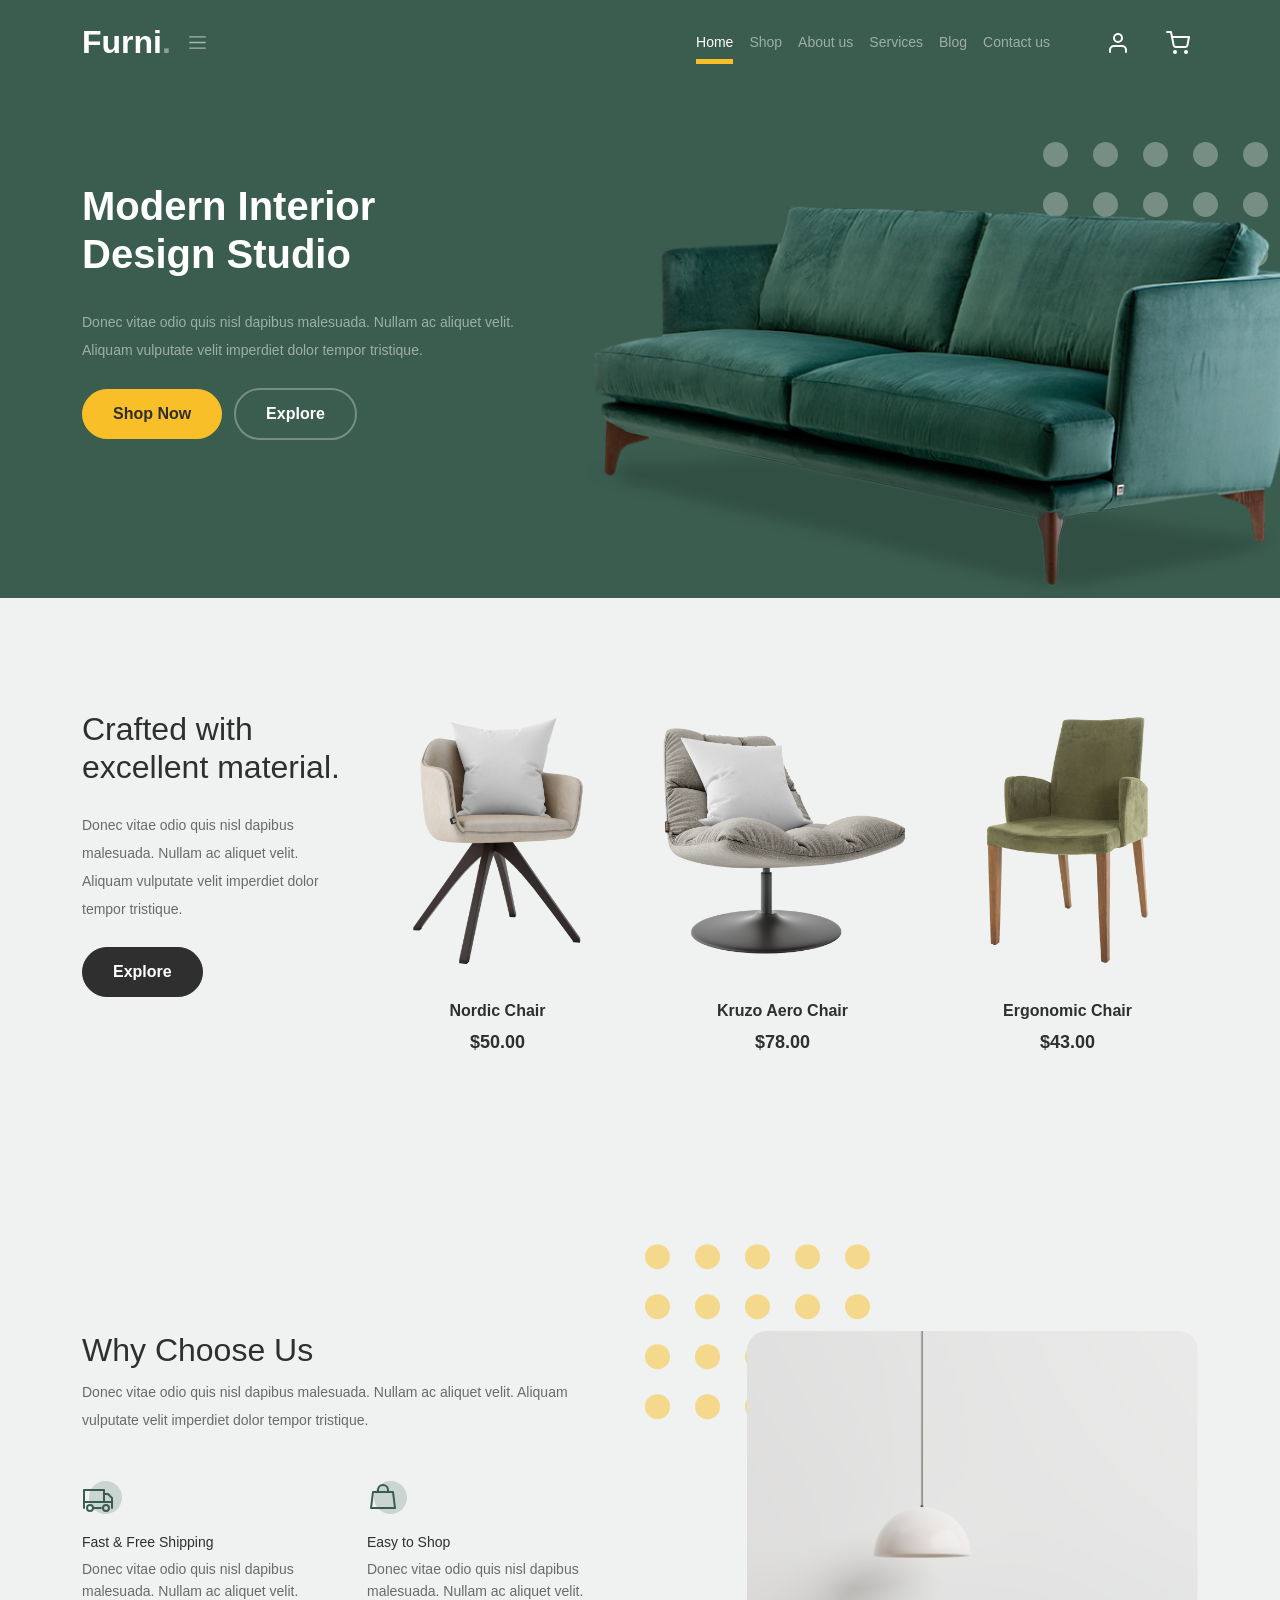
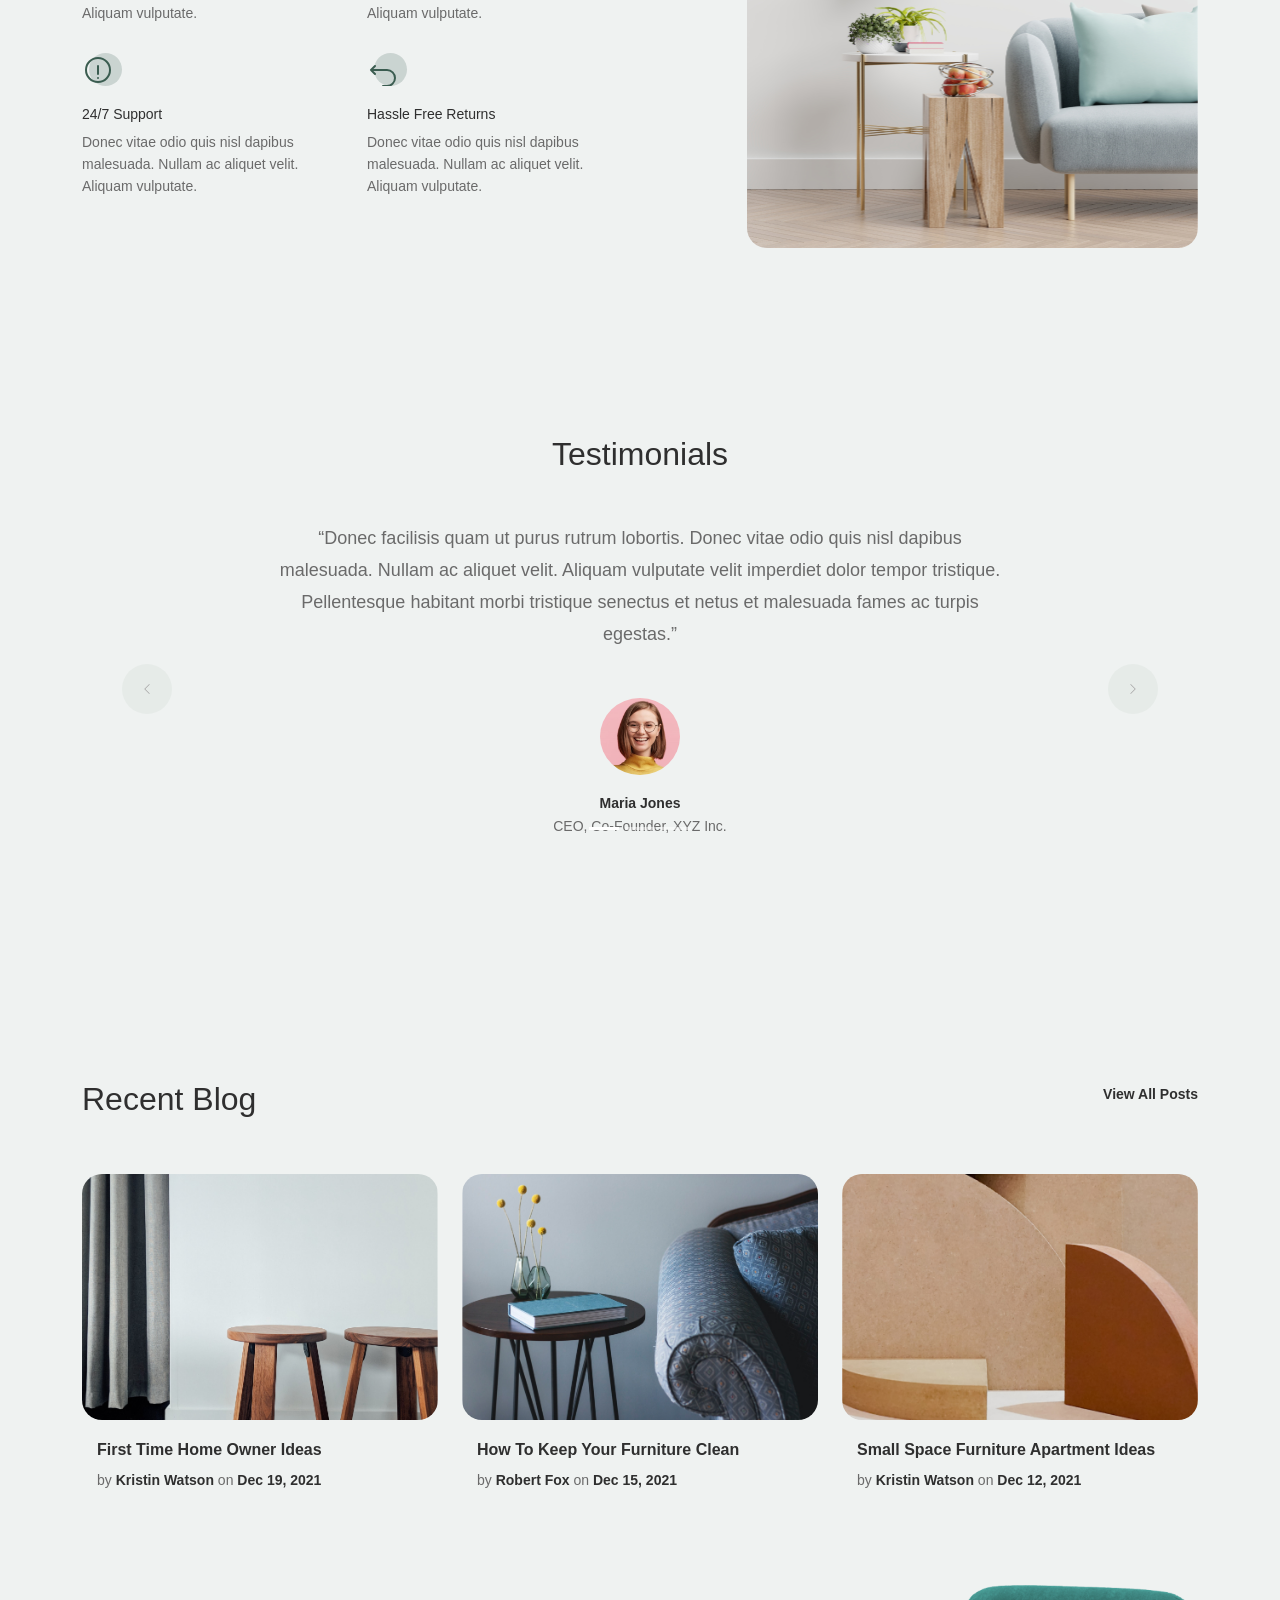
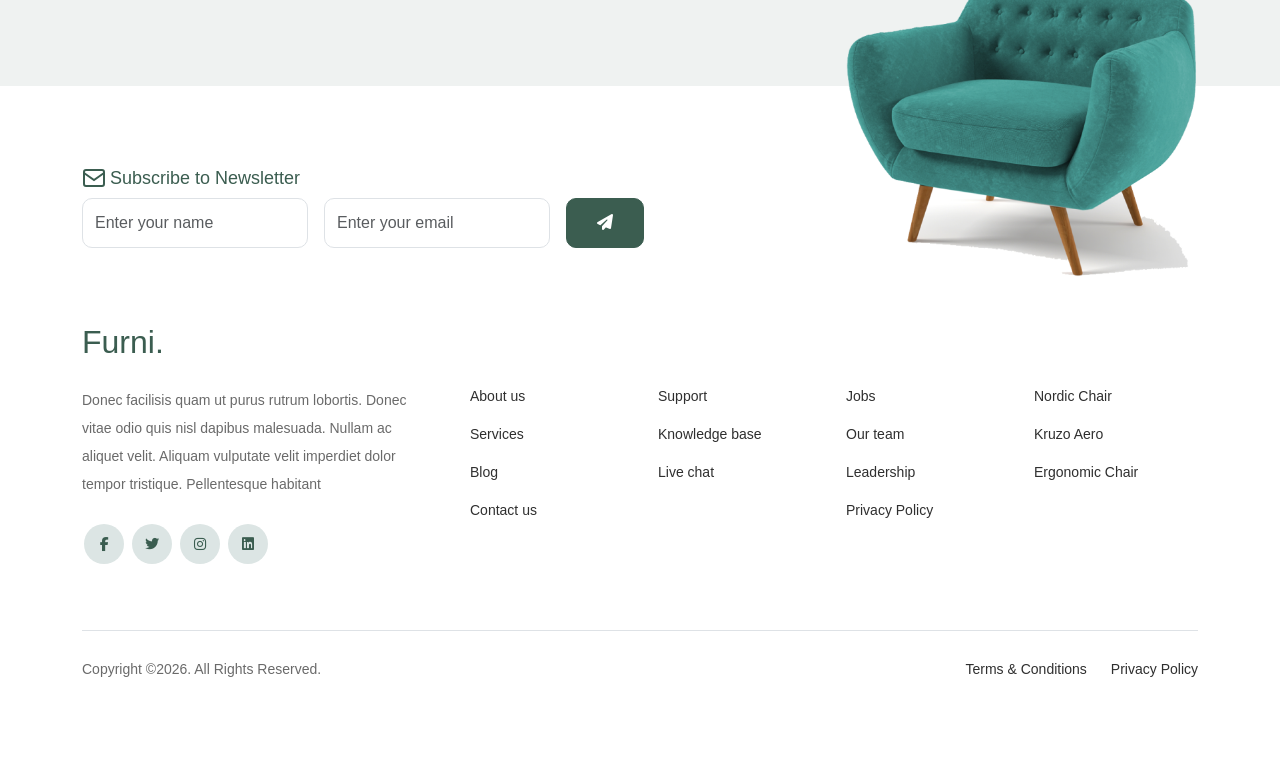
<file: index.html>
<!doctype html>
<html lang="en">
<head>
    <meta charset="utf-8">
    <meta name="viewport" content="width=device-width, initial-scale=1">
    <meta name="author" content="Furni">
    <title>Furni - Modern Interior Design Studio</title>
    
    <!-- Bootstrap CSS -->
    <link href="https://cdn.jsdelivr.net/npm/bootstrap@5.3.0/dist/css/bootstrap.min.css" rel="stylesheet">
    <link href="https://cdnjs.cloudflare.com/ajax/libs/font-awesome/6.4.0/css/all.min.css" rel="stylesheet">
    <link href="style.css" rel="stylesheet">
</head>
<body>

<!-- Navigation -->
<nav class="custom-navbar navbar navbar-expand-md navbar-dark bg-dark">
    <div class="container">
        <a class="navbar-brand" href="index.html">Furni<span>.</span></a>
        
        <button class="navbar-toggler" type="button" data-bs-toggle="collapse" data-bs-target="#navbarNav" aria-label="Toggle navigation"></button>
            <span class="navbar-toggler-icon"></span>
        </button>
        
        <div class="collapse navbar-collapse" id="navbarNav">
            <ul class="custom-navbar-nav navbar-nav ms-auto mb-2 mb-md-0">
                <li class="nav-item active">
                    <a class="nav-link" href="index.html">Home</a>
                </li>
                <li class="nav-item">
                    <a class="nav-link" href="shop.html">Shop</a>
                </li>
                <li class="nav-item">
                    <a class="nav-link" href="about.html">About us</a>
                </li>
                <li class="nav-item">
                    <a class="nav-link" href="services.html">Services</a>
                </li>
                <li class="nav-item">
                    <a class="nav-link" href="blog.html">Blog</a>
                </li>
                <li class="nav-item">
                    <a class="nav-link" href="contact.html">Contact us</a>
                </li>
            </ul>
            
            <ul class="custom-navbar-cta navbar-nav mb-2 mb-md-0 ms-5">
                <li><a class="nav-link" href="#"><img src="user.svg" alt="User"></a></li>
                <li><a class="nav-link" href="cart.html"><img src="cart.svg" alt="Cart"></a></li>
            </ul>
        </div>
    </div>
</nav>

<!-- Hero Section -->
<div class="hero">
    <div class="container">
        <div class="row justify-content-between">
            <div class="col-lg-5">
                <div class="intro-excerpt">
                    <h1>Modern Interior <span class="d-block">Design Studio</span></h1>
                    <p class="mb-4">Donec vitae odio quis nisl dapibus malesuada. Nullam ac aliquet velit. Aliquam vulputate velit imperdiet dolor tempor tristique.</p>
                    <p>
                        <a href="shop.html" class="btn btn-secondary me-2">Shop Now</a>
                        <a href="#" class="btn btn-white-outline">Explore</a>
                    </p>
                </div>
            </div>
            <div class="col-lg-7">
                <div class="hero-img-wrap">
                    <img src="IMGES/couch.png" class="img-fluid" alt="Couch">
                </div>
            </div>
        </div>
    </div>
</div>

<!-- Product Section -->
<div class="product-section">
    <div class="container">
        <div class="row">
            <div class="col-md-12 col-lg-3 mb-5 mb-lg-0">
                <h2 class="mb-4 section-title">Crafted with excellent material.</h2>
                <p class="mb-4">Donec vitae odio quis nisl dapibus malesuada. Nullam ac aliquet velit. Aliquam vulputate velit imperdiet dolor tempor tristique.</p>
                <p><a href="shop.html" class="btn">Explore</a></p>
            </div>
            
            <div class="col-12 col-md-4 col-lg-3 mb-5 mb-md-0">
                <a class="product-item" href="cart.html">
                    <img src="IMGES/product-1.png" class="img-fluid product-thumbnail" alt="Nordic Chair">
                    <h3 class="product-title">Nordic Chair</h3>
                    <strong class="product-price">$50.00</strong>
                    <span class="icon-cross">
                        <img src="cross.svg" class="img-fluid" alt="Add">
                    </span>
                </a>
            </div>
            
            <div class="col-12 col-md-4 col-lg-3 mb-5 mb-md-0">
                <a class="product-item" href="cart.html">
                    <img src="IMGES/product-2.png" class="img-fluid product-thumbnail" alt="Kruzo Aero Chair">
                    <h3 class="product-title">Kruzo Aero Chair</h3>
                    <strong class="product-price">$78.00</strong>
                    <span class="icon-cross">
                        <img src="cross.svg" class="img-fluid" alt="Add">
                    </span>
                </a>
            </div>
            
            <div class="col-12 col-md-4 col-lg-3 mb-5 mb-md-0">
                <a class="product-item" href="cart.html">
                    <img src="IMGES/product-3.png" class="img-fluid product-thumbnail" alt="Ergonomic Chair">
                    <h3 class="product-title">Ergonomic Chair</h3>
                    <strong class="product-price">$43.00</strong>
                    <span class="icon-cross">
                        <img src="cross.svg" class="img-fluid" alt="Add">
                    </span>
                </a>
            </div>
        </div>
    </div>
</div>

<!-- Why Choose Us Section -->
<div class="why-choose-section">
    <div class="container">
        <div class="row justify-content-between">
            <div class="col-lg-6">
                <h2 class="section-title">Why Choose Us</h2>
                <p>Donec vitae odio quis nisl dapibus malesuada. Nullam ac aliquet velit. Aliquam vulputate velit imperdiet dolor tempor tristique.</p>
                
                <div class="row my-5">
                    <div class="col-6 col-md-6">
                        <div class="feature">
                            <div class="icon">
                                <img src="truck.svg" alt="Shipping" class="img-fluid">
                            </div>
                            <h3>Fast &amp; Free Shipping</h3>
                            <p>Donec vitae odio quis nisl dapibus malesuada. Nullam ac aliquet velit. Aliquam vulputate.</p>
                        </div>
                    </div>
                    
                    <div class="col-6 col-md-6">
                        <div class="feature">
                            <div class="icon">
                                <img src="bag.svg" alt="Shopping" class="img-fluid">
                            </div>
                            <h3>Easy to Shop</h3>
                            <p>Donec vitae odio quis nisl dapibus malesuada. Nullam ac aliquet velit. Aliquam vulputate.</p>
                        </div>
                    </div>
                    
                    <div class="col-6 col-md-6">
                        <div class="feature">
                            <div class="icon">
                                <img src="support.svg" alt="Support" class="img-fluid">
                            </div>
                            <h3>24/7 Support</h3>
                            <p>Donec vitae odio quis nisl dapibus malesuada. Nullam ac aliquet velit. Aliquam vulputate.</p>
                        </div>
                    </div>
                    
                    <div class="col-6 col-md-6">
                        <div class="feature">
                            <div class="icon">
                                <img src="return.svg" alt="Returns" class="img-fluid">
                            </div>
                            <h3>Hassle Free Returns</h3>
                            <p>Donec vitae odio quis nisl dapibus malesuada. Nullam ac aliquet velit. Aliquam vulputate.</p>
                        </div>
                    </div>
                </div>
            </div>
            
            <div class="col-lg-5">
                <div class="img-wrap">
                    <img src="IMGES/why-choose-us-img.jpg" alt="Why Choose Us" class="img-fluid">
                </div>
            </div>
        </div>
    </div>
</div>

<!-- Testimonial Section -->
<div class="testimonial-section">
    <div class="container">
        <div class="row">
            <div class="col-lg-7 mx-auto text-center">
                <h2 class="section-title mb-5">Testimonials</h2>
            </div>
        </div>
        
        <div id="testimonialCarousel" class="carousel slide" data-bs-ride="carousel">
            <div class="carousel-indicators">
                <button type="button" data-bs-target="#testimonialCarousel" data-bs-slide-to="0" class="active" aria-current="true" aria-label="Slide 1"></button>
                <button type="button" data-bs-target="#testimonialCarousel" data-bs-slide-to="1" aria-label="Slide 2"></button>
                <button type="button" data-bs-target="#testimonialCarousel" data-bs-slide-to="2" aria-label="Slide 3"></button>
            </div>
            
            <div class="carousel-inner">
                <div class="carousel-item active">
                    <div class="row justify-content-center">
                        <div class="col-lg-8 mx-auto text-center">
                            <div class="testimonial-block">
                                <blockquote class="mb-5">
                                    <p>&ldquo;Donec facilisis quam ut purus rutrum lobortis. Donec vitae odio quis nisl dapibus malesuada. Nullam ac aliquet velit. Aliquam vulputate velit imperdiet dolor tempor tristique. Pellentesque habitant morbi tristique senectus et netus et malesuada fames ac turpis egestas.&rdquo;</p>
                                </blockquote>
                                <div class="author-info">
                                    <div class="author-pic">
                                        <img src="IMGES/person-1.png" alt="Maria Jones" class="img-fluid">
                                    </div>
                                    <h3 class="font-weight-bold">Maria Jones</h3>
                                    <span class="position d-block mb-3">CEO, Co-Founder, XYZ Inc.</span>
                                </div>
                            </div>
                        </div>
                    </div>
                </div>
                
                <div class="carousel-item">
                    <div class="row justify-content-center">
                        <div class="col-lg-8 mx-auto text-center">
                            <div class="testimonial-block">
                                <blockquote class="mb-5">
                                    <p>&ldquo;Aliquam vulputate velit imperdiet dolor tempor tristique. Pellentesque habitant morbi tristique senectus. Donec facilisis quam ut purus rutrum lobortis. Donec vitae odio quis nisl dapibus malesuada. Nullam ac aliquet velit.&rdquo;</p>
                                </blockquote>
                                <div class="author-info">
                                    <div class="author-pic">
                                        <img src="IMGES/person_2.jpg" alt="John Smith" class="img-fluid">
                                    </div>
                                    <h3 class="font-weight-bold">John Smith</h3>
                                    <span class="position d-block mb-3">Marketing Manager</span>
                                </div>
                            </div>
                        </div>
                    </div>
                </div>
                
                <div class="carousel-item">
                    <div class="row justify-content-center">
                        <div class="col-lg-8 mx-auto text-center">
                            <div class="testimonial-block">
                                <blockquote class="mb-5">
                                    <p>&ldquo;Integer convallis volutpat dui quis scelerisque. Nullam ac aliquet velit. Donec facilisis quam ut purus rutrum lobortis. Donec vitae odio quis nisl dapibus malesuada. Nullam ac aliquet velit.&rdquo;</p>
                                </blockquote>
                                <div class="author-info">
                                    <div class="author-pic">
                                        <img src="IMGES/person_3.jpg" alt="Sarah Lee" class="img-fluid">
                                    </div>
                                    <h3 class="font-weight-bold">Sarah Lee</h3>
                                    <span class="position d-block mb-3">Product Designer</span>
                                </div>
                            </div>
                        </div>
                    </div>
                </div>
            </div>
            
            <button class="carousel-control-prev" type="button" data-bs-target="#testimonialCarousel" data-bs-slide="prev" aria-label="Previous testimonial">
                <span class="carousel-control-prev-icon" aria-hidden="true"></span>
            </button>
            <button class="carousel-control-next" type="button" data-bs-target="#testimonialCarousel" data-bs-slide="next" aria-label="Next testimonial">
                <span class="carousel-control-next-icon" aria-hidden="true"></span>
            </button>
        </div>
    </div>
</div>

<!-- Blog Section -->
<div class="blog-section">
    <div class="container">
        <div class="row mb-5">
            <div class="col-md-6">
                <h2 class="section-title">Recent Blog</h2>
            </div>
            <div class="col-md-6 text-start text-md-end">
                <a href="#" class="more">View All Posts</a>
            </div>
        </div>
        
        <div class="row">
            <div class="col-12 col-sm-6 col-md-4 mb-4 mb-md-0">
                <div class="post-entry">
                    <a href="#" class="post-thumbnail">
                        <img src="IMGES/post-1.jpg" alt="Post" class="img-fluid">
                    </a>
                    <div class="post-content-entry">
                        <h3><a href="#">First Time Home Owner Ideas</a></h3>
                        <div class="meta">
                            <span>by <a href="#">Kristin Watson</a></span>
                            <span>on <a href="#">Dec 19, 2021</a></span>
                        </div>
                    </div>
                </div>
            </div>
            
            <div class="col-12 col-sm-6 col-md-4 mb-4 mb-md-0">
                <div class="post-entry">
                    <a href="#" class="post-thumbnail">
                        <img src="IMGES/post-2.jpg" alt="Post" class="img-fluid">
                    </a>
                    <div class="post-content-entry">
                        <h3><a href="#">How To Keep Your Furniture Clean</a></h3>
                        <div class="meta">
                            <span>by <a href="#">Robert Fox</a></span>
                            <span>on <a href="#">Dec 15, 2021</a></span>
                        </div>
                    </div>
                </div>
            </div>
            
            <div class="col-12 col-sm-6 col-md-4 mb-4 mb-md-0">
                <div class="post-entry">
                    <a href="#" class="post-thumbnail">
                        <img src="IMGES/post-3.jpg" alt="Post" class="img-fluid">
                    </a>
                    <div class="post-content-entry">
                        <h3><a href="#">Small Space Furniture Apartment Ideas</a></h3>
                        <div class="meta">
                            <span>by <a href="#">Kristin Watson</a></span>
                            <span>on <a href="#">Dec 12, 2021</a></span>
                        </div>
                    </div>
                </div>
            </div>
        </div>
    </div>
</div>

<!-- Footer -->
<footer class="footer-section">
    <div class="container relative">
        <div class="sofa-img">
            <img src="IMGES/sofa.png" alt="Sofa" class="img-fluid">
        </div>
        
        <div class="row">
            <div class="col-lg-8">
                <div class="subscription-form">
                    <h3 class="d-flex align-items-center">
                        <span class="me-1">
                            <img src="envelope-outline.svg" alt="Envelope" class="img-fluid">
                        </span>
                        <span>Subscribe to Newsletter</span>
                    </h3>
                    
                    <form action="#" class="row g-3">
                        <div class="col-auto">
                            <input type="text" class="form-control" placeholder="Enter your name">
                        </div>
                        <div class="col-auto">
                            <input type="email" class="form-control" placeholder="Enter your email">
                        </div>
                        <div class="col-auto">
                            <button type="submit" class="btn btn-primary" aria-label="Subscribe to newsletter">
                                <span class="fa fa-paper-plane" aria-hidden="true"></span>
                            </button>
                        </div>
                    </form>
                </div>
            </div>
        </div>
        
        <div class="row g-5 mb-5">
            <div class="col-lg-4">
                <div class="mb-4 footer-logo-wrap">
                    <a href="#" class="footer-logo">Furni<span>.</span></a>
                </div>
                <p class="mb-4">Donec facilisis quam ut purus rutrum lobortis. Donec vitae odio quis nisl dapibus malesuada. Nullam ac aliquet velit. Aliquam vulputate velit imperdiet dolor tempor tristique. Pellentesque habitant</p>
                
                <ul class="list-unstyled custom-social">
                    <li><a href="#" aria-label="Facebook"><span class="fa fa-brands fa-facebook-f" aria-hidden="true"></span></a></li>
                    <li><a href="#" aria-label="Twitter"><span class="fa fa-brands fa-twitter" aria-hidden="true"></span></a></li>
                    <li><a href="#" aria-label="Instagram"><span class="fa fa-brands fa-instagram" aria-hidden="true"></span></a></li>
                    <li><a href="#" aria-label="LinkedIn"><span class="fa fa-brands fa-linkedin" aria-hidden="true"></span></a></li>
                </ul>
            </div>
            
            <div class="col-lg-8">
                <div class="row links-wrap">
                    <div class="col-6 col-sm-6 col-md-3">
                        <ul class="list-unstyled">
                            <li><a href="#">About us</a></li>
                            <li><a href="#">Services</a></li>
                            <li><a href="#">Blog</a></li>
                            <li><a href="#">Contact us</a></li>
                        </ul>
                    </div>
                    
                    <div class="col-6 col-sm-6 col-md-3">
                        <ul class="list-unstyled">
                            <li><a href="#">Support</a></li>
                            <li><a href="#">Knowledge base</a></li>
                            <li><a href="#">Live chat</a></li>
                        </ul>
                    </div>
                    
                    <div class="col-6 col-sm-6 col-md-3">
                        <ul class="list-unstyled">
                            <li><a href="#">Jobs</a></li>
                            <li><a href="#">Our team</a></li>
                            <li><a href="#">Leadership</a></li>
                            <li><a href="#">Privacy Policy</a></li>
                        </ul>
                    </div>
                    
                    <div class="col-6 col-sm-6 col-md-3">
                        <ul class="list-unstyled">
                            <li><a href="#">Nordic Chair</a></li>
                            <li><a href="#">Kruzo Aero</a></li>
                            <li><a href="#">Ergonomic Chair</a></li>
                        </ul>
                    </div>
                </div>
            </div>
        </div>
        
        <div class="border-top copyright">
            <div class="row pt-4">
                <div class="col-lg-6">
                    <p class="mb-2 text-center text-lg-start">
                        Copyright &copy;<script>document.write(new Date().getFullYear());</script>. All Rights Reserved.
                    </p>
                </div>
                
                <div class="col-lg-6 text-center text-lg-end">
                    <ul class="list-unstyled d-inline-flex ms-auto">
                        <li class="me-4"><a href="#">Terms &amp; Conditions</a></li>
                        <li><a href="#">Privacy Policy</a></li>
                    </ul>
                </div>
            </div>
        </div>
    </div>
</footer>

<script src="https://cdn.jsdelivr.net/npm/bootstrap@5.3.0/dist/js/bootstrap.bundle.min.js"></script>
</body>
</html>
</file>
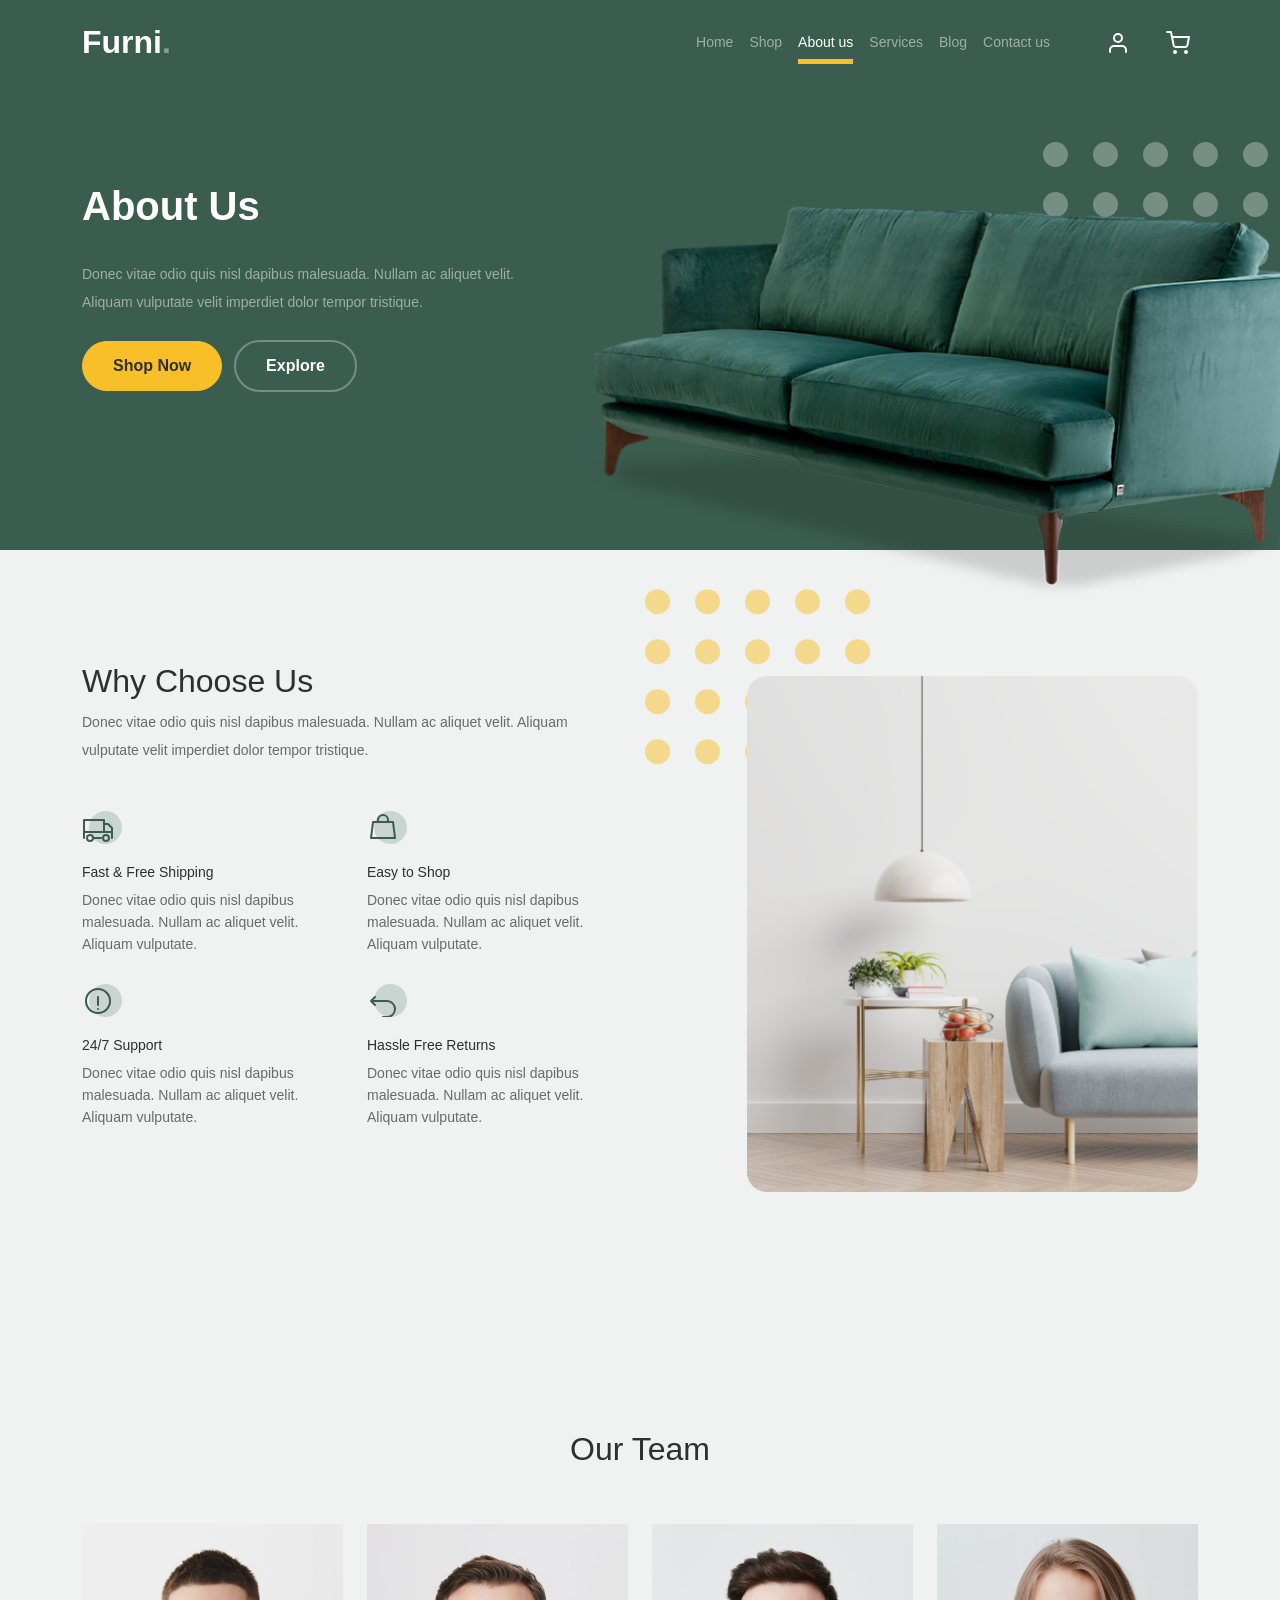
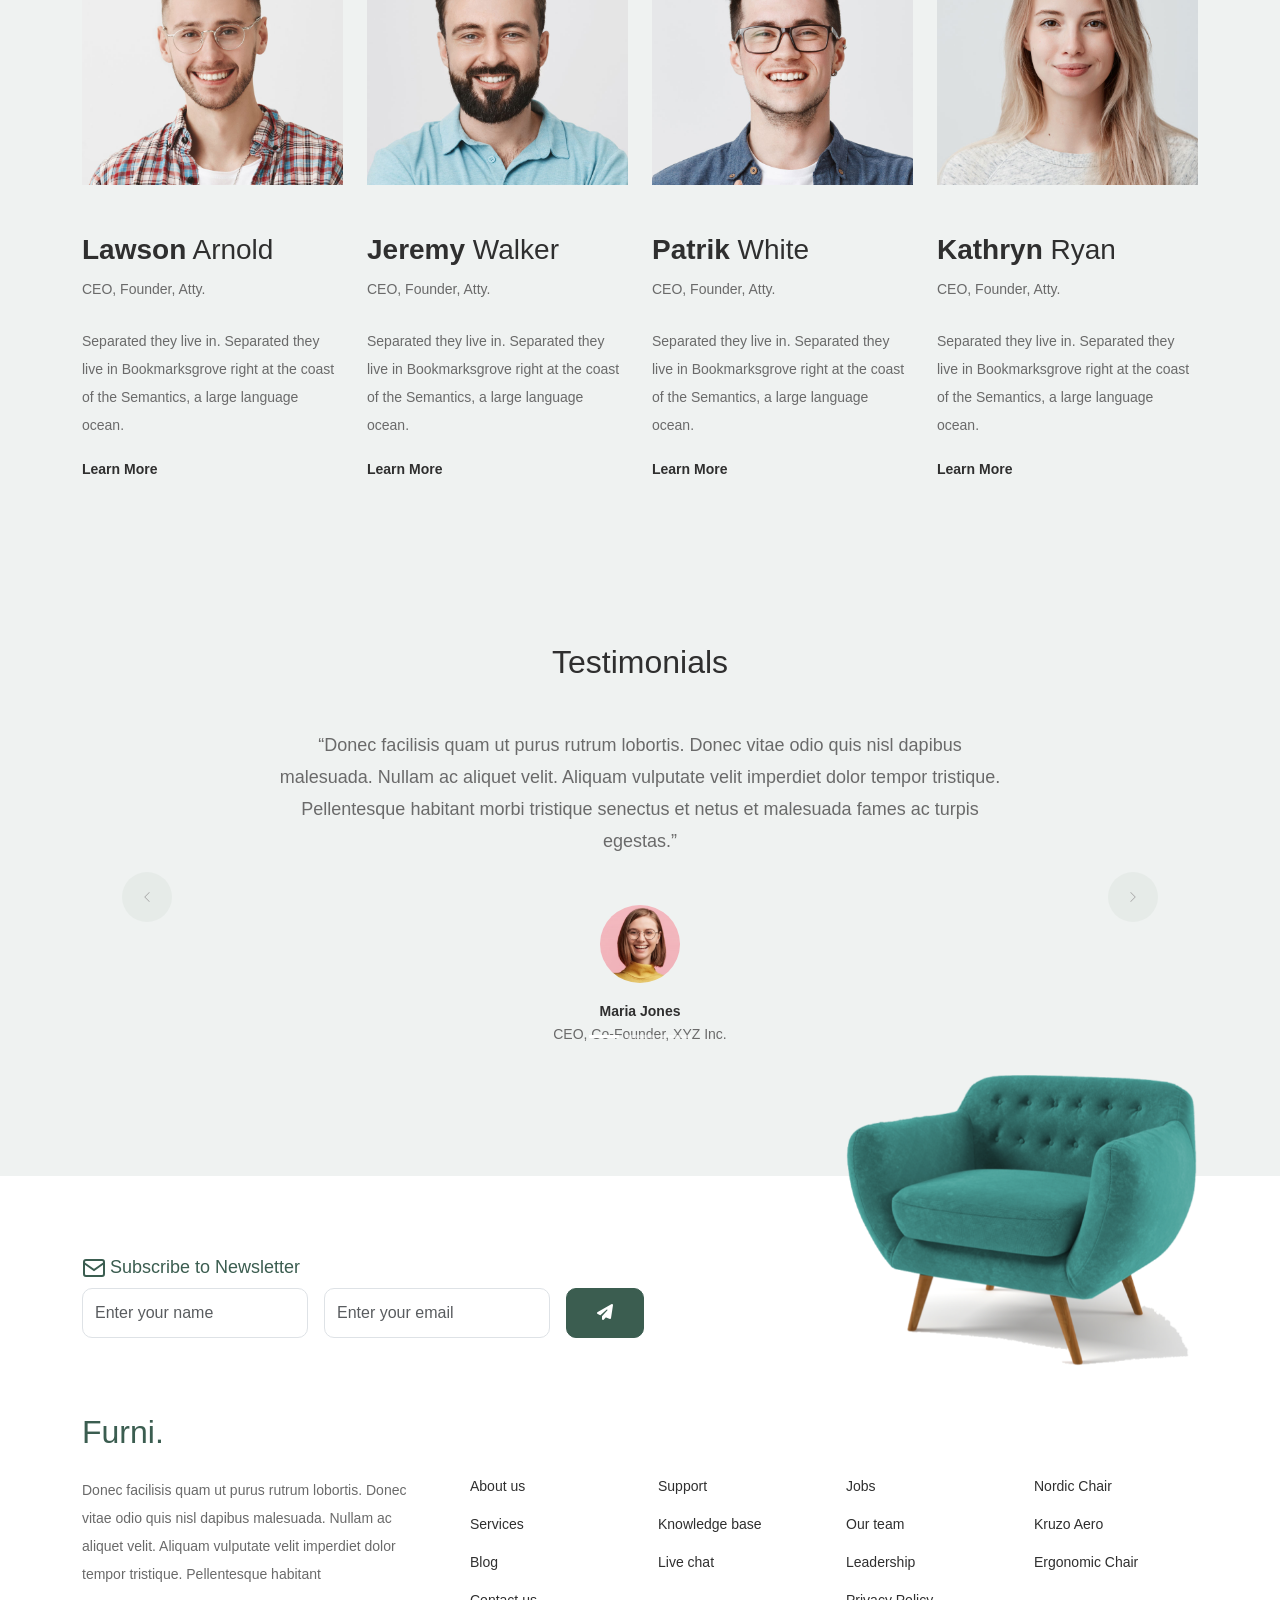
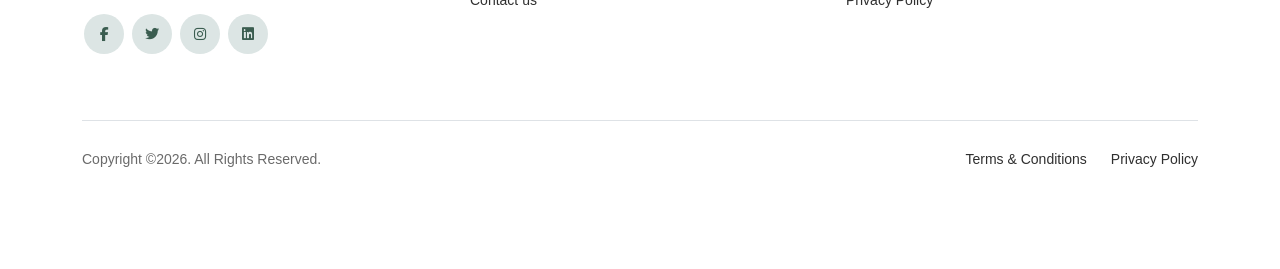
<file: about.html>
<!doctype html>
<html lang="en">
<head>
    <meta charset="utf-8">
    <meta name="viewport" content="width=device-width, initial-scale=1">
    <meta name="author" content="Furni">
    <title>About Us - Furni</title>
    
    <link href="https://cdn.jsdelivr.net/npm/bootstrap@5.3.0/dist/css/bootstrap.min.css" rel="stylesheet">
    <link href="https://cdnjs.cloudflare.com/ajax/libs/font-awesome/6.4.0/css/all.min.css" rel="stylesheet">
    <link href="style.css" rel="stylesheet">
</head>
<body>

<!-- Navigation -->
<nav class="custom-navbar navbar navbar-expand-md navbar-dark bg-dark">
    <div class="container">
        <a class="navbar-brand" href="index.html">Furni<span>.</span></a>
        
        <button class="navbar-toggler" type="button" data-bs-toggle="collapse" data-bs-target="#navbarNav" aria-label="Toggle navigation">
            <span class="navbar-toggler-icon"></span>
        </button>
        
        <div class="collapse navbar-collapse" id="navbarNav">
            <ul class="custom-navbar-nav navbar-nav ms-auto mb-2 mb-md-0">
                <li class="nav-item">
                    <a class="nav-link" href="index.html">Home</a>
                </li>
                <li class="nav-item">
                    <a class="nav-link" href="shop.html">Shop</a>
                </li>
                <li class="nav-item active">
                    <a class="nav-link" href="about.html">About us</a>
                </li>
                <li class="nav-item">
                    <a class="nav-link" href="services.html">Services</a>
                </li>
                <li class="nav-item">
                    <a class="nav-link" href="blog.html">Blog</a>
                </li>
                <li class="nav-item">
                    <a class="nav-link" href="contact.html">Contact us</a>
                </li>
            </ul>
            
            <ul class="custom-navbar-cta navbar-nav mb-2 mb-md-0 ms-5">
                <li><a class="nav-link" href="#"><img src="user.svg" alt="User"></a></li>
                <li><a class="nav-link" href="cart.html"><img src="cart.svg" alt="Cart"></a></li>
            </ul>
        </div>
    </div>
</nav>

<!-- Hero Section -->
<div class="hero">
    <div class="container">
        <div class="row justify-content-between">
            <div class="col-lg-5">
                <div class="intro-excerpt">
                    <h1>About Us</h1>
                    <p class="mb-4">Donec vitae odio quis nisl dapibus malesuada. Nullam ac aliquet velit. Aliquam vulputate velit imperdiet dolor tempor tristique.</p>
                    <p>
                        <a href="shop.html" class="btn btn-secondary me-2">Shop Now</a>
                        <a href="#" class="btn btn-white-outline">Explore</a>
                    </p>
                </div>
            </div>
            <div class="col-lg-7">
                <div class="hero-img-wrap">
                    <img src="IMGES/couch.png" class="img-fluid" alt="Couch">
                </div>
            </div>
        </div>
    </div>
</div>

<!-- Why Choose Us Section -->
<div class="why-choose-section">
    <div class="container">
        <div class="row justify-content-between align-items-center">
            <div class="col-lg-6">
                <h2 class="section-title">Why Choose Us</h2>
                <p>Donec vitae odio quis nisl dapibus malesuada. Nullam ac aliquet velit. Aliquam vulputate velit imperdiet dolor tempor tristique.</p>
                
                <div class="row my-5">
                    <div class="col-6 col-md-6">
                        <div class="feature">
                            <div class="icon">
                                <img src="truck.svg" alt="Shipping" class="img-fluid">
                            </div>
                            <h3>Fast &amp; Free Shipping</h3>
                            <p>Donec vitae odio quis nisl dapibus malesuada. Nullam ac aliquet velit. Aliquam vulputate.</p>
                        </div>
                    </div>
                    
                    <div class="col-6 col-md-6">
                        <div class="feature">
                            <div class="icon">
                                <img src="bag.svg" alt="Shopping" class="img-fluid">
                            </div>
                            <h3>Easy to Shop</h3>
                            <p>Donec vitae odio quis nisl dapibus malesuada. Nullam ac aliquet velit. Aliquam vulputate.</p>
                        </div>
                    </div>
                    
                    <div class="col-6 col-md-6">
                        <div class="feature">
                            <div class="icon">
                                <img src="support.svg" alt="Support" class="img-fluid">
                            </div>
                            <h3>24/7 Support</h3>
                            <p>Donec vitae odio quis nisl dapibus malesuada. Nullam ac aliquet velit. Aliquam vulputate.</p>
                        </div>
                    </div>
                    
                    <div class="col-6 col-md-6">
                        <div class="feature">
                            <div class="icon">
                                <img src="return.svg" alt="Returns" class="img-fluid">
                            </div>
                            <h3>Hassle Free Returns</h3>
                            <p>Donec vitae odio quis nisl dapibus malesuada. Nullam ac aliquet velit. Aliquam vulputate.</p>
                        </div>
                    </div>
                </div>
            </div>
            
            <div class="col-lg-5">
                <div class="img-wrap">
                    <img src="IMGES/why-choose-us-img.jpg" alt="Why Choose Us" class="img-fluid">
                </div>
            </div>
        </div>
    </div>
</div>

<!-- Team Section -->
<div class="untree_co-section">
    <div class="container">
        <div class="row mb-5">
            <div class="col-lg-5 mx-auto text-center">
                <h2 class="section-title">Our Team</h2>
            </div>
        </div>
        
        <div class="row">
            <div class="col-12 col-md-6 col-lg-3 mb-5 mb-md-0">
                <img src="IMGES/person_1.jpg" class="img-fluid mb-5" alt="Lawson Arnold">
                <h3><a href="#"><span>Lawson</span> Arnold</a></h3>
                <span class="d-block position mb-4">CEO, Founder, Atty.</span>
                <p>Separated they live in. Separated they live in Bookmarksgrove right at the coast of the Semantics, a large language ocean.</p>
                <p class="mb-0"><a href="#" class="more dark">Learn More <span class="icon-arrow_forward"></span></a></p>
            </div>
            
            <div class="col-12 col-md-6 col-lg-3 mb-5 mb-md-0">
                <img src="IMGES/person_2.jpg" class="img-fluid mb-5" alt="Jeremy Walker">
                <h3><a href="#"><span>Jeremy</span> Walker</a></h3>
                <span class="d-block position mb-4">CEO, Founder, Atty.</span>
                <p>Separated they live in. Separated they live in Bookmarksgrove right at the coast of the Semantics, a large language ocean.</p>
                <p class="mb-0"><a href="#" class="more dark">Learn More <span class="icon-arrow_forward"></span></a></p>
            </div>
            
            <div class="col-12 col-md-6 col-lg-3 mb-5 mb-md-0">
                <img src="IMGES/person_3.jpg" class="img-fluid mb-5" alt="Patrik White">
                <h3><a href="#"><span>Patrik</span> White</a></h3>
                <span class="d-block position mb-4">CEO, Founder, Atty.</span>
                <p>Separated they live in. Separated they live in Bookmarksgrove right at the coast of the Semantics, a large language ocean.</p>
                <p class="mb-0"><a href="#" class="more dark">Learn More <span class="icon-arrow_forward"></span></a></p>
            </div>
            
            <div class="col-12 col-md-6 col-lg-3 mb-5 mb-md-0">
                <img src="IMGES/person_4.jpg" class="img-fluid mb-5" alt="Kathryn Ryan">
                <h3><a href="#"><span>Kathryn</span> Ryan</a></h3>
                <span class="d-block position mb-4">CEO, Founder, Atty.</span>
                <p>Separated they live in. Separated they live in Bookmarksgrove right at the coast of the Semantics, a large language ocean.</p>
                <p class="mb-0"><a href="#" class="more dark">Learn More <span class="icon-arrow_forward"></span></a></p>
            </div>
        </div>
    </div>
</div>

<!-- Testimonial Section -->
<div class="testimonial-section">
    <div class="container">
        <div class="row">
            <div class="col-lg-7 mx-auto text-center">
                <h2 class="section-title mb-5">Testimonials</h2>
            </div>
        </div>
        
        <div id="testimonialCarousel" class="carousel slide" data-bs-ride="carousel">
            <div class="carousel-indicators">
                <button type="button" data-bs-target="#testimonialCarousel" data-bs-slide-to="0" class="active" aria-current="true" aria-label="Slide 1"></button>
                <button type="button" data-bs-target="#testimonialCarousel" data-bs-slide-to="1" aria-label="Slide 2"></button>
                <button type="button" data-bs-target="#testimonialCarousel" data-bs-slide-to="2" aria-label="Slide 3"></button>
            </div>
            
            <div class="carousel-inner">
                <div class="carousel-item active">
                    <div class="row justify-content-center">
                        <div class="col-lg-8 mx-auto text-center">
                            <div class="testimonial-block">
                                <blockquote class="mb-5">
                                    <p>&ldquo;Donec facilisis quam ut purus rutrum lobortis. Donec vitae odio quis nisl dapibus malesuada. Nullam ac aliquet velit. Aliquam vulputate velit imperdiet dolor tempor tristique. Pellentesque habitant morbi tristique senectus et netus et malesuada fames ac turpis egestas.&rdquo;</p>
                                </blockquote>
                                <div class="author-info">
                                    <div class="author-pic">
                                        <img src="IMGES/person-1.png" alt="Maria Jones" class="img-fluid">
                                    </div>
                                    <h3 class="font-weight-bold">Maria Jones</h3>
                                    <span class="position d-block mb-3">CEO, Co-Founder, XYZ Inc.</span>
                                </div>
                            </div>
                        </div>
                    </div>
                </div>
                
                <div class="carousel-item">
                    <div class="row justify-content-center">
                        <div class="col-lg-8 mx-auto text-center">
                            <div class="testimonial-block">
                                <blockquote class="mb-5">
                                    <p>&ldquo;Aliquam vulputate velit imperdiet dolor tempor tristique. Pellentesque habitant morbi tristique senectus. Donec facilisis quam ut purus rutrum lobortis. Donec vitae odio quis nisl dapibus malesuada. Nullam ac aliquet velit.&rdquo;</p>
                                </blockquote>
                                <div class="author-info">
                                    <div class="author-pic">
                                        <img src="IMGES/person_2.jpg" alt="John Smith" class="img-fluid">
                                    </div>
                                    <h3 class="font-weight-bold">John Smith</h3>
                                    <span class="position d-block mb-3">Marketing Manager</span>
                                </div>
                            </div>
                        </div>
                    </div>
                </div>
                
                <div class="carousel-item">
                    <div class="row justify-content-center">
                        <div class="col-lg-8 mx-auto text-center">
                            <div class="testimonial-block">
                                <blockquote class="mb-5">
                                    <p>&ldquo;Integer convallis volutpat dui quis scelerisque. Nullam ac aliquet velit. Donec facilisis quam ut purus rutrum lobortis. Donec vitae odio quis nisl dapibus malesuada. Nullam ac aliquet velit.&rdquo;</p>
                                </blockquote>
                                <div class="author-info">
                                    <div class="author-pic">
                                        <img src="IMGES/person_3.jpg" alt="Sarah Lee" class="img-fluid">
                                    </div>
                                    <h3 class="font-weight-bold">Sarah Lee</h3>
                                    <span class="position d-block mb-3">Product Designer</span>
                                </div>
                            </div>
                        </div>
                    </div>
                </div>
            </div>
            
            <button class="carousel-control-prev" type="button" data-bs-target="#testimonialCarousel" data-bs-slide="prev" aria-label="Previous testimonial">
                <span class="carousel-control-prev-icon" aria-hidden="true"></span>
            </button>
            <button class="carousel-control-next" type="button" data-bs-target="#testimonialCarousel" data-bs-slide="next" aria-label="Next testimonial">
                <span class="carousel-control-next-icon" aria-hidden="true"></span>
            </button>
        </div>
    </div>
</div>

<!-- Footer -->
<footer class="footer-section">
    <div class="container relative">
        <div class="sofa-img">
            <img src="IMGES/sofa.png" alt="Sofa" class="img-fluid">
        </div>
        
        <div class="row">
            <div class="col-lg-8">
                <div class="subscription-form">
                    <h3 class="d-flex align-items-center">
                        <span class="me-1">
                            <img src="envelope-outline.svg" alt="Envelope" class="img-fluid">
                        </span>
                        <span>Subscribe to Newsletter</span>
                    </h3>
                    
                    <form action="#" class="row g-3">
                        <div class="col-auto">
                            <input type="text" class="form-control" placeholder="Enter your name">
                        </div>
                        <div class="col-auto">
                            <input type="email" class="form-control" placeholder="Enter your email">
                        </div>
                        <div class="col-auto">
                            <button type="submit" class="btn btn-primary" aria-label="Subscribe to newsletter">
                                <span class="fa fa-paper-plane" aria-hidden="true"></span>
                            </button>
                        </div>
                    </form>
                </div>
            </div>
        </div>
        
        <div class="row g-5 mb-5">
            <div class="col-lg-4">
                <div class="mb-4 footer-logo-wrap">
                    <a href="#" class="footer-logo">Furni<span>.</span></a>
                </div>
                <p class="mb-4">Donec facilisis quam ut purus rutrum lobortis. Donec vitae odio quis nisl dapibus malesuada. Nullam ac aliquet velit. Aliquam vulputate velit imperdiet dolor tempor tristique. Pellentesque habitant</p>
                
                <ul class="list-unstyled custom-social">
                    <li><a href="#" aria-label="Facebook"><span class="fa fa-brands fa-facebook-f" aria-hidden="true"></span></a></li>
                    <li><a href="#" aria-label="Twitter"><span class="fa fa-brands fa-twitter" aria-hidden="true"></span></a></li>
                    <li><a href="#" aria-label="Instagram"><span class="fa fa-brands fa-instagram" aria-hidden="true"></span></a></li>
                    <li><a href="#" aria-label="LinkedIn"><span class="fa fa-brands fa-linkedin" aria-hidden="true"></span></a></li>
                </ul>
            </div>
            
            <div class="col-lg-8">
                <div class="row links-wrap">
                    <div class="col-6 col-sm-6 col-md-3">
                        <ul class="list-unstyled">
                            <li><a href="#">About us</a></li>
                            <li><a href="#">Services</a></li>
                            <li><a href="#">Blog</a></li>
                            <li><a href="#">Contact us</a></li>
                        </ul>
                    </div>
                    
                    <div class="col-6 col-sm-6 col-md-3">
                        <ul class="list-unstyled">
                            <li><a href="#">Support</a></li>
                            <li><a href="#">Knowledge base</a></li>
                            <li><a href="#">Live chat</a></li>
                        </ul>
                    </div>
                    
                    <div class="col-6 col-sm-6 col-md-3">
                        <ul class="list-unstyled">
                            <li><a href="#">Jobs</a></li>
                            <li><a href="#">Our team</a></li>
                            <li><a href="#">Leadership</a></li>
                            <li><a href="#">Privacy Policy</a></li>
                        </ul>
                    </div>
                    
                    <div class="col-6 col-sm-6 col-md-3">
                        <ul class="list-unstyled">
                            <li><a href="#">Nordic Chair</a></li>
                            <li><a href="#">Kruzo Aero</a></li>
                            <li><a href="#">Ergonomic Chair</a></li>
                        </ul>
                    </div>
                </div>
            </div>
        </div>
        
        <div class="border-top copyright">
            <div class="row pt-4">
                <div class="col-lg-6">
                    <p class="mb-2 text-center text-lg-start">
                        Copyright &copy;<script>document.write(new Date().getFullYear());</script>. All Rights Reserved.
                    </p>
                </div>
                
                <div class="col-lg-6 text-center text-lg-end">
                    <ul class="list-unstyled d-inline-flex ms-auto">
                        <li class="me-4"><a href="#">Terms &amp; Conditions</a></li>
                        <li><a href="#">Privacy Policy</a></li>
                    </ul>
                </div>
            </div>
        </div>
    </div>
</footer>

<script src="https://cdn.jsdelivr.net/npm/bootstrap@5.3.0/dist/js/bootstrap.bundle.min.js"></script>
</body>
</html>
</file>
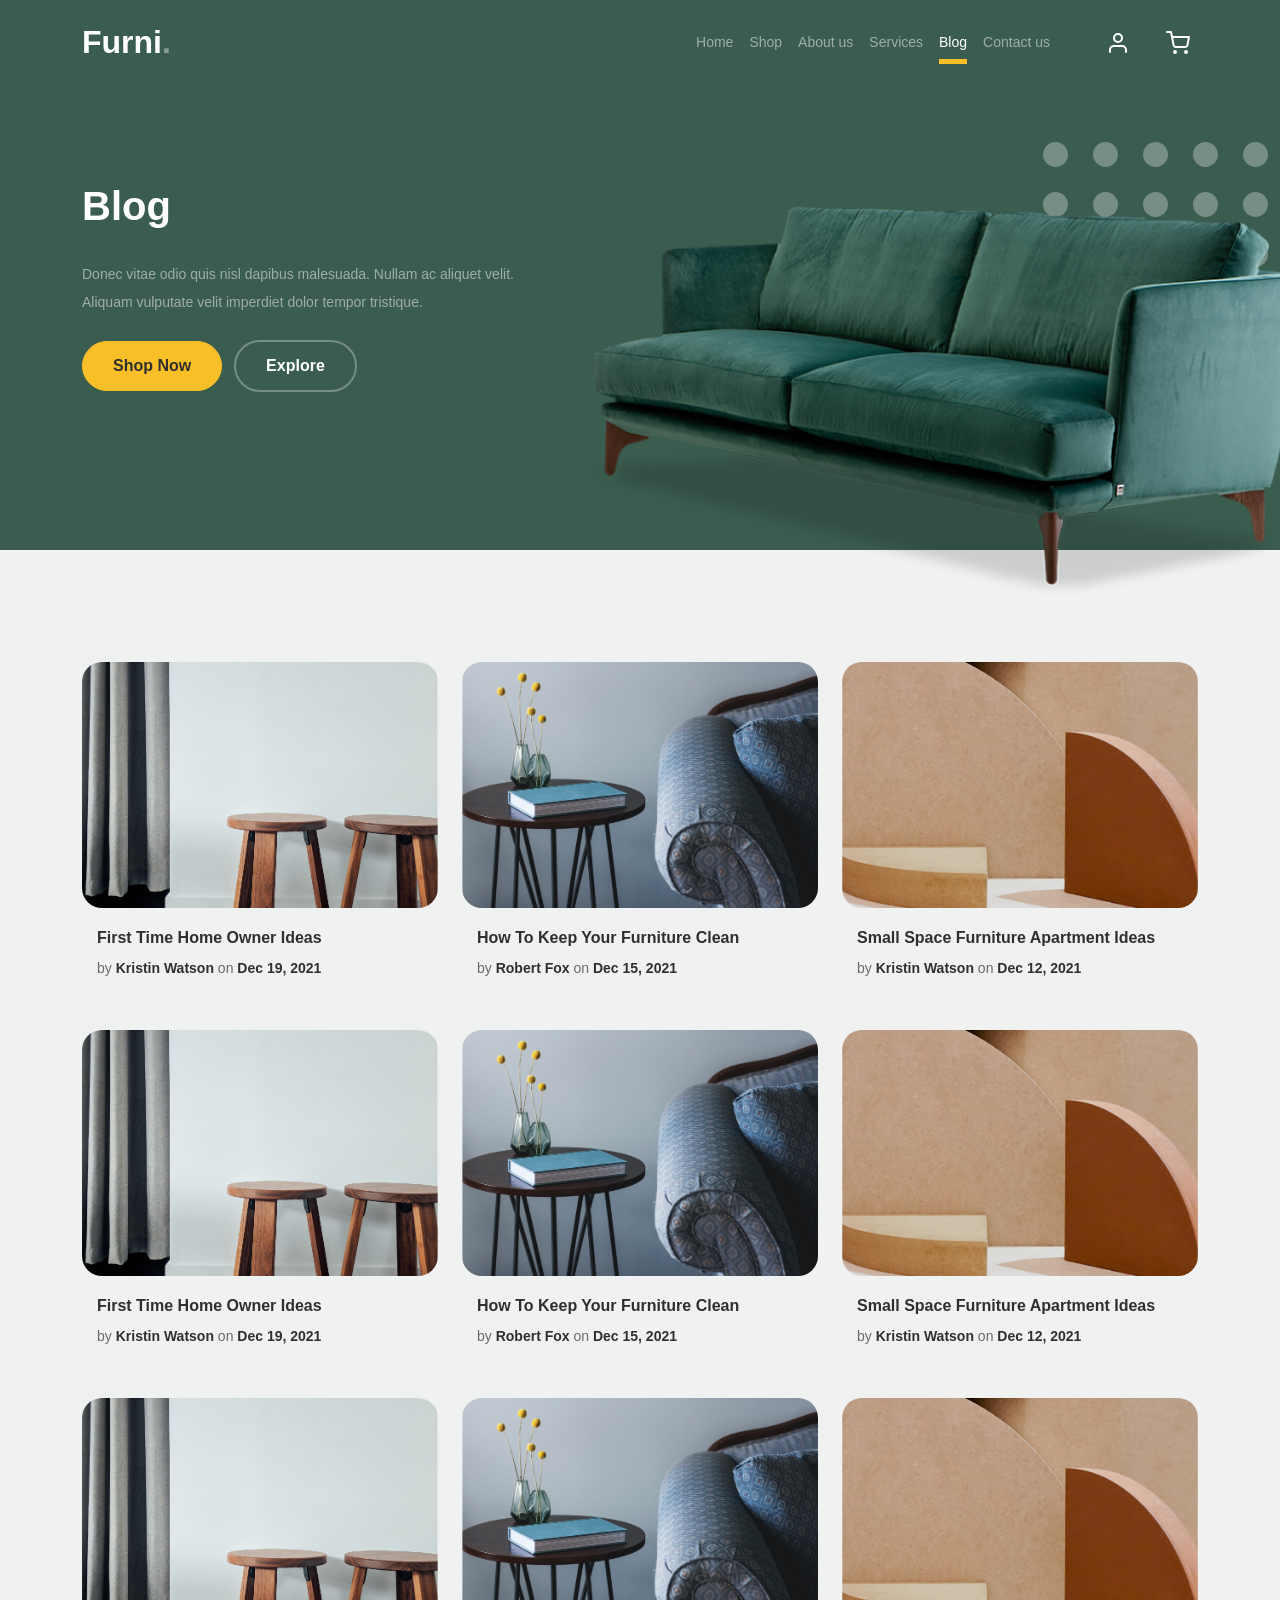
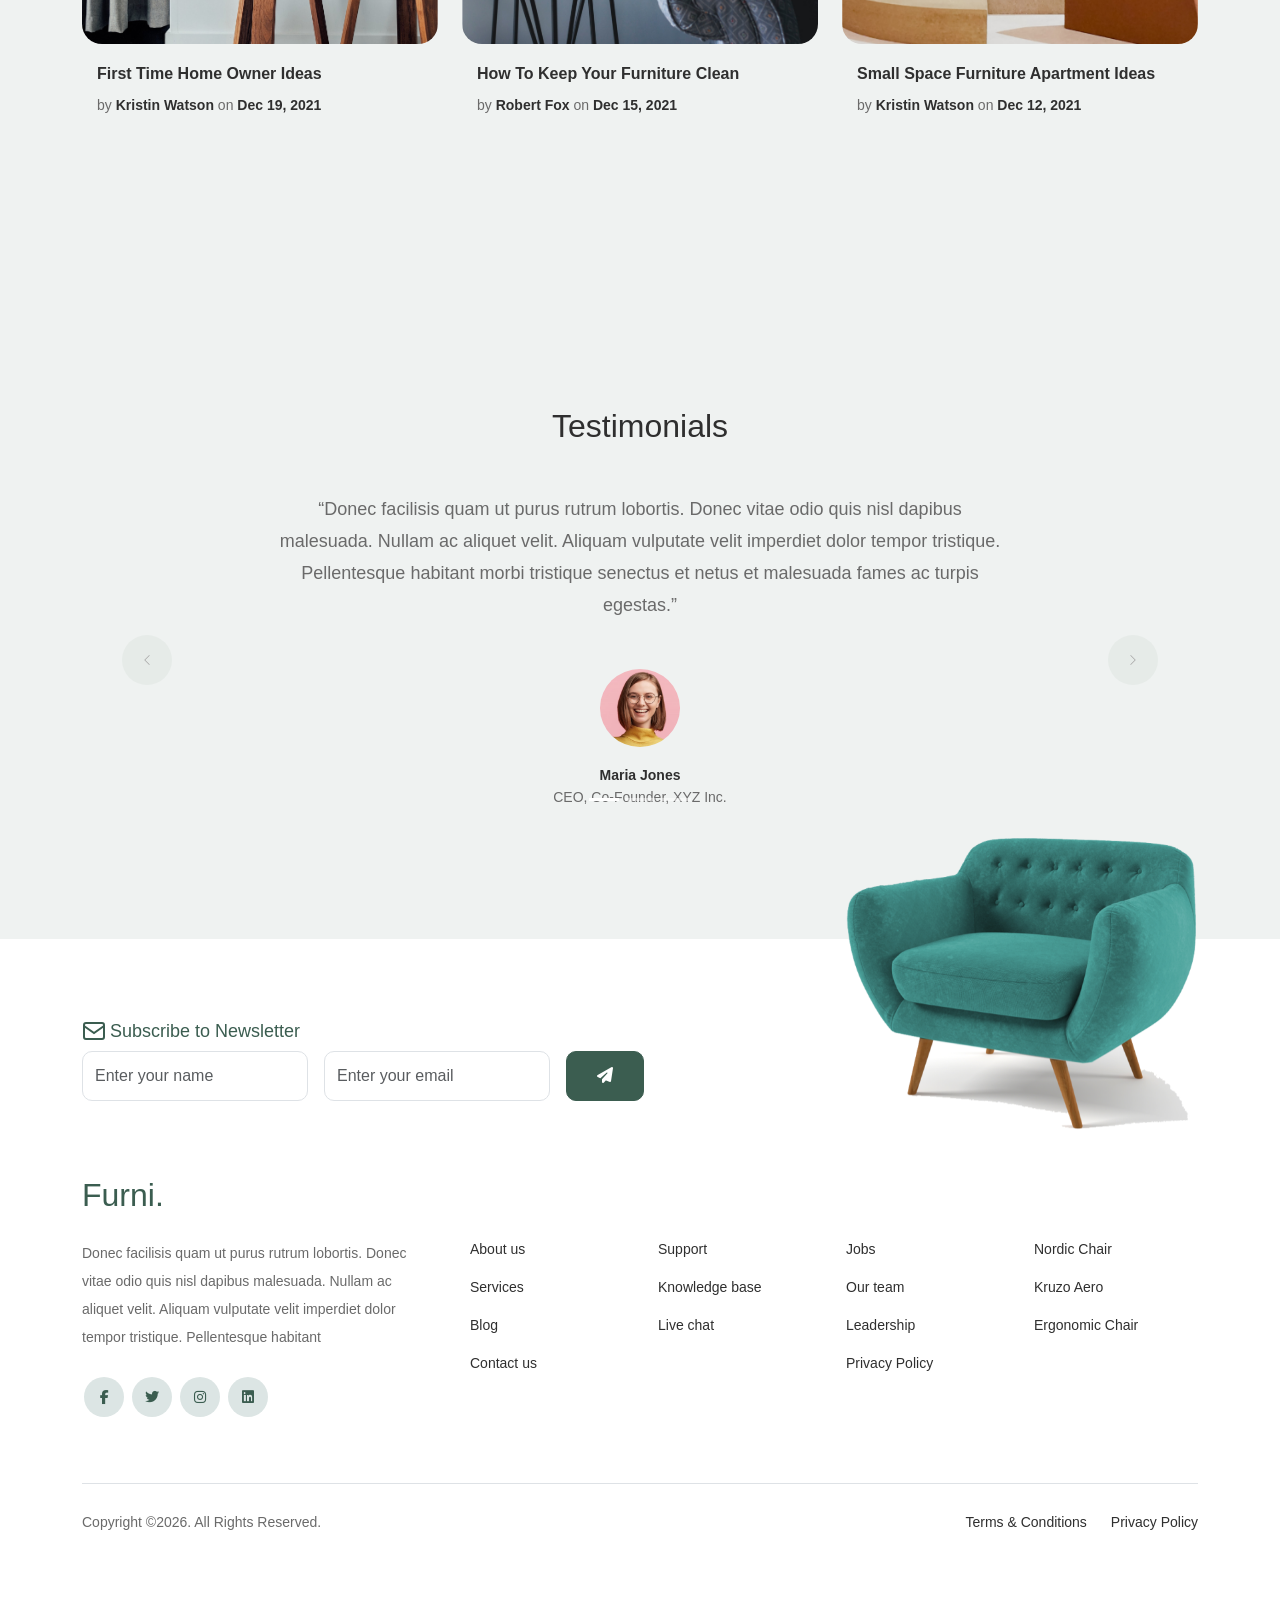
<file: blog.html>
<!doctype html>
<html lang="en">
<head>
    <meta charset="utf-8">
    <meta name="viewport" content="width=device-width, initial-scale=1">
    <meta name="author" content="Furni">
    <title>Blog - Furni</title>
    
    <link href="https://cdn.jsdelivr.net/npm/bootstrap@5.3.0/dist/css/bootstrap.min.css" rel="stylesheet">
    <link href="https://cdnjs.cloudflare.com/ajax/libs/font-awesome/6.4.0/css/all.min.css" rel="stylesheet">
    <link href="style.css" rel="stylesheet">
</head>
<body>

<!-- Navigation -->
<nav class="custom-navbar navbar navbar-expand-md navbar-dark bg-dark">
    <div class="container">
        <a class="navbar-brand" href="index.html">Furni<span>.</span></a>
        
        <button class="navbar-toggler" type="button" data-bs-toggle="collapse" data-bs-target="#navbarNav" aria-label="Toggle navigation">
            <span class="navbar-toggler-icon"></span>
        </button>
        
        <div class="collapse navbar-collapse" id="navbarNav">
            <ul class="custom-navbar-nav navbar-nav ms-auto mb-2 mb-md-0">
                <li class="nav-item">
                    <a class="nav-link" href="index.html">Home</a>
                </li>
                <li class="nav-item">
                    <a class="nav-link" href="shop.html">Shop</a>
                </li>
                <li class="nav-item">
                    <a class="nav-link" href="about.html">About us</a>
                </li>
                <li class="nav-item">
                    <a class="nav-link" href="services.html">Services</a>
                </li>
                <li class="nav-item active">
                    <a class="nav-link" href="blog.html">Blog</a>
                </li>
                <li class="nav-item">
                    <a class="nav-link" href="contact.html">Contact us</a>
                </li>
            </ul>
            
            <ul class="custom-navbar-cta navbar-nav mb-2 mb-md-0 ms-5">
                <li><a class="nav-link" href="#"><img src="user.svg" alt="User"></a></li>
                <li><a class="nav-link" href="cart.html"><img src="cart.svg" alt="Cart"></a></li>
            </ul>
        </div>
    </div>
</nav>

<!-- Hero Section -->
<div class="hero">
    <div class="container">
        <div class="row justify-content-between">
            <div class="col-lg-5">
                <div class="intro-excerpt">
                    <h1>Blog</h1>
                    <p class="mb-4">Donec vitae odio quis nisl dapibus malesuada. Nullam ac aliquet velit. Aliquam vulputate velit imperdiet dolor tempor tristique.</p>
                    <p>
                        <a href="shop.html" class="btn btn-secondary me-2">Shop Now</a>
                        <a href="#" class="btn btn-white-outline">Explore</a>
                    </p>
                </div>
            </div>
            <div class="col-lg-7">
                <div class="hero-img-wrap">
                    <img src="IMGES/couch.png" class="img-fluid" alt="Couch">
                </div>
            </div>
        </div>
    </div>
</div>

<!-- Blog Section -->
<div class="blog-section">
    <div class="container">
        <div class="row">
            <div class="col-12 col-sm-6 col-md-4 mb-5">
                <div class="post-entry">
                    <a href="#" class="post-thumbnail">
                        <img src="IMGES/post-1.jpg" alt="Post" class="img-fluid">
                    </a>
                    <div class="post-content-entry">
                        <h3><a href="#">First Time Home Owner Ideas</a></h3>
                        <div class="meta">
                            <span>by <a href="#">Kristin Watson</a></span>
                            <span>on <a href="#">Dec 19, 2021</a></span>
                        </div>
                    </div>
                </div>
            </div>
            
            <div class="col-12 col-sm-6 col-md-4 mb-5">
                <div class="post-entry">
                    <a href="#" class="post-thumbnail">
                        <img src="IMGES/post-2.jpg" alt="Post" class="img-fluid">
                    </a>
                    <div class="post-content-entry">
                        <h3><a href="#">How To Keep Your Furniture Clean</a></h3>
                        <div class="meta">
                            <span>by <a href="#">Robert Fox</a></span>
                            <span>on <a href="#">Dec 15, 2021</a></span>
                        </div>
                    </div>
                </div>
            </div>
            
            <div class="col-12 col-sm-6 col-md-4 mb-5">
                <div class="post-entry">
                    <a href="#" class="post-thumbnail">
                        <img src="IMGES/post-3.jpg" alt="Post" class="img-fluid">
                    </a>
                    <div class="post-content-entry">
                        <h3><a href="#">Small Space Furniture Apartment Ideas</a></h3>
                        <div class="meta">
                            <span>by <a href="#">Kristin Watson</a></span>
                            <span>on <a href="#">Dec 12, 2021</a></span>
                        </div>
                    </div>
                </div>
            </div>
            
            <div class="col-12 col-sm-6 col-md-4 mb-5">
                <div class="post-entry">
                    <a href="#" class="post-thumbnail">
                        <img src="IMGES/post-1.jpg" alt="Post" class="img-fluid">
                    </a>
                    <div class="post-content-entry">
                        <h3><a href="#">First Time Home Owner Ideas</a></h3>
                        <div class="meta">
                            <span>by <a href="#">Kristin Watson</a></span>
                            <span>on <a href="#">Dec 19, 2021</a></span>
                        </div>
                    </div>
                </div>
            </div>
            
            <div class="col-12 col-sm-6 col-md-4 mb-5">
                <div class="post-entry">
                    <a href="#" class="post-thumbnail">
                        <img src="IMGES/post-2.jpg" alt="Post" class="img-fluid">
                    </a>
                    <div class="post-content-entry">
                        <h3><a href="#">How To Keep Your Furniture Clean</a></h3>
                        <div class="meta">
                            <span>by <a href="#">Robert Fox</a></span>
                            <span>on <a href="#">Dec 15, 2021</a></span>
                        </div>
                    </div>
                </div>
            </div>
            
            <div class="col-12 col-sm-6 col-md-4 mb-5">
                <div class="post-entry">
                    <a href="#" class="post-thumbnail">
                        <img src="IMGES/post-3.jpg" alt="Post" class="img-fluid">
                    </a>
                    <div class="post-content-entry">
                        <h3><a href="#">Small Space Furniture Apartment Ideas</a></h3>
                        <div class="meta">
                            <span>by <a href="#">Kristin Watson</a></span>
                            <span>on <a href="#">Dec 12, 2021</a></span>
                        </div>
                    </div>
                </div>
            </div>
            
            <div class="col-12 col-sm-6 col-md-4 mb-5">
                <div class="post-entry">
                    <a href="#" class="post-thumbnail">
                        <img src="IMGES/post-1.jpg" alt="Post" class="img-fluid">
                    </a>
                    <div class="post-content-entry">
                        <h3><a href="#">First Time Home Owner Ideas</a></h3>
                        <div class="meta">
                            <span>by <a href="#">Kristin Watson</a></span>
                            <span>on <a href="#">Dec 19, 2021</a></span>
                        </div>
                    </div>
                </div>
            </div>
            
            <div class="col-12 col-sm-6 col-md-4 mb-5">
                <div class="post-entry">
                    <a href="#" class="post-thumbnail">
                        <img src="IMGES/post-2.jpg" alt="Post" class="img-fluid">
                    </a>
                    <div class="post-content-entry">
                        <h3><a href="#">How To Keep Your Furniture Clean</a></h3>
                        <div class="meta">
                            <span>by <a href="#">Robert Fox</a></span>
                            <span>on <a href="#">Dec 15, 2021</a></span>
                        </div>
                    </div>
                </div>
            </div>
            
            <div class="col-12 col-sm-6 col-md-4 mb-5">
                <div class="post-entry">
                    <a href="#" class="post-thumbnail">
                        <img src="IMGES/post-3.jpg" alt="Post" class="img-fluid">
                    </a>
                    <div class="post-content-entry">
                        <h3><a href="#">Small Space Furniture Apartment Ideas</a></h3>
                        <div class="meta">
                            <span>by <a href="#">Kristin Watson</a></span>
                            <span>on <a href="#">Dec 12, 2021</a></span>
                        </div>
                    </div>
                </div>
            </div>
        </div>
    </div>
</div>

<!-- Testimonial Section -->
<div class="testimonial-section">
    <div class="container">
        <div class="row">
            <div class="col-lg-7 mx-auto text-center">
                <h2 class="section-title mb-5">Testimonials</h2>
            </div>
        </div>
        
        <div id="testimonialCarousel" class="carousel slide" data-bs-ride="carousel">
            <div class="carousel-indicators">
                <button type="button" data-bs-target="#testimonialCarousel" data-bs-slide-to="0" class="active" aria-current="true" aria-label="Slide 1"></button>
                <button type="button" data-bs-target="#testimonialCarousel" data-bs-slide-to="1" aria-label="Slide 2"></button>
                <button type="button" data-bs-target="#testimonialCarousel" data-bs-slide-to="2" aria-label="Slide 3"></button>
            </div>
            
            <div class="carousel-inner">
                <div class="carousel-item active">
                    <div class="row justify-content-center">
                        <div class="col-lg-8 mx-auto text-center">
                            <div class="testimonial-block">
                                <blockquote class="mb-5">
                                    <p>&ldquo;Donec facilisis quam ut purus rutrum lobortis. Donec vitae odio quis nisl dapibus malesuada. Nullam ac aliquet velit. Aliquam vulputate velit imperdiet dolor tempor tristique. Pellentesque habitant morbi tristique senectus et netus et malesuada fames ac turpis egestas.&rdquo;</p>
                                </blockquote>
                                <div class="author-info">
                                    <div class="author-pic">
                                        <img src="IMGES/person-1.png" alt="Maria Jones" class="img-fluid">
                                    </div>
                                    <h3 class="font-weight-bold">Maria Jones</h3>
                                    <span class="position d-block mb-3">CEO, Co-Founder, XYZ Inc.</span>
                                </div>
                            </div>
                        </div>
                    </div>
                </div>
                
                <div class="carousel-item">
                    <div class="row justify-content-center">
                        <div class="col-lg-8 mx-auto text-center">
                            <div class="testimonial-block">
                                <blockquote class="mb-5">
                                    <p>&ldquo;Aliquam vulputate velit imperdiet dolor tempor tristique. Pellentesque habitant morbi tristique senectus. Donec facilisis quam ut purus rutrum lobortis. Donec vitae odio quis nisl dapibus malesuada. Nullam ac aliquet velit.&rdquo;</p>
                                </blockquote>
                                <div class="author-info">
                                    <div class="author-pic">
                                        <img src="IMGES/person_2.jpg" alt="John Smith" class="img-fluid">
                                    </div>
                                    <h3 class="font-weight-bold">John Smith</h3>
                                    <span class="position d-block mb-3">Marketing Manager</span>
                                </div>
                            </div>
                        </div>
                    </div>
                </div>
                
                <div class="carousel-item">
                    <div class="row justify-content-center">
                        <div class="col-lg-8 mx-auto text-center">
                            <div class="testimonial-block">
                                <blockquote class="mb-5">
                                    <p>&ldquo;Integer convallis volutpat dui quis scelerisque. Nullam ac aliquet velit. Donec facilisis quam ut purus rutrum lobortis. Donec vitae odio quis nisl dapibus malesuada. Nullam ac aliquet velit.&rdquo;</p>
                                </blockquote>
                                <div class="author-info">
                                    <div class="author-pic">
                                        <img src="IMGES/person_3.jpg" alt="Sarah Lee" class="img-fluid">
                                    </div>
                                    <h3 class="font-weight-bold">Sarah Lee</h3>
                                    <span class="position d-block mb-3">Product Designer</span>
                                </div>
                            </div>
                        </div>
                    </div>
                </div>
            </div>
            
            <button class="carousel-control-prev" type="button" data-bs-target="#testimonialCarousel" data-bs-slide="prev" aria-label="Previous testimonial">
                <span class="carousel-control-prev-icon" aria-hidden="true"></span>
            </button>
            <button class="carousel-control-next" type="button" data-bs-target="#testimonialCarousel" data-bs-slide="next" aria-label="Next testimonial">
                <span class="carousel-control-next-icon" aria-hidden="true"></span>
            </button>
        </div>
    </div>
</div>

<!-- Footer -->
<footer class="footer-section">
    <div class="container relative">
        <div class="sofa-img">
            <img src="IMGES/sofa.png" alt="Sofa" class="img-fluid">
        </div>
        
        <div class="row">
            <div class="col-lg-8">
                <div class="subscription-form">
                    <h3 class="d-flex align-items-center">
                        <span class="me-1">
                            <img src="envelope-outline.svg" alt="Envelope" class="img-fluid">
                        </span>
                        <span>Subscribe to Newsletter</span>
                    </h3>
                    
                    <form action="#" class="row g-3">
                        <div class="col-auto">
                            <input type="text" class="form-control" placeholder="Enter your name">
                        </div>
                        <div class="col-auto">
                            <input type="email" class="form-control" placeholder="Enter your email">
                        </div>
                        <div class="col-auto">
                            <button type="submit" class="btn btn-primary" aria-label="Subscribe to newsletter">
                                <span class="fa fa-paper-plane" aria-hidden="true"></span>
                            </button>
                        </div>
                    </form>
                </div>
            </div>
        </div>
        
        <div class="row g-5 mb-5">
            <div class="col-lg-4">
                <div class="mb-4 footer-logo-wrap">
                    <a href="#" class="footer-logo">Furni<span>.</span></a>
                </div>
                <p class="mb-4">Donec facilisis quam ut purus rutrum lobortis. Donec vitae odio quis nisl dapibus malesuada. Nullam ac aliquet velit. Aliquam vulputate velit imperdiet dolor tempor tristique. Pellentesque habitant</p>
                
                <ul class="list-unstyled custom-social">
                    <li><a href="#" aria-label="Facebook"><span class="fa fa-brands fa-facebook-f" aria-hidden="true"></span></a></li>
                    <li><a href="#" aria-label="Twitter"><span class="fa fa-brands fa-twitter" aria-hidden="true"></span></a></li>
                    <li><a href="#" aria-label="Instagram"><span class="fa fa-brands fa-instagram" aria-hidden="true"></span></a></li>
                    <li><a href="#" aria-label="LinkedIn"><span class="fa fa-brands fa-linkedin" aria-hidden="true"></span></a></li>
                </ul>
            </div>
            
            <div class="col-lg-8">
                <div class="row links-wrap">
                    <div class="col-6 col-sm-6 col-md-3">
                        <ul class="list-unstyled">
                            <li><a href="#">About us</a></li>
                            <li><a href="#">Services</a></li>
                            <li><a href="#">Blog</a></li>
                            <li><a href="#">Contact us</a></li>
                        </ul>
                    </div>
                    
                    <div class="col-6 col-sm-6 col-md-3">
                        <ul class="list-unstyled">
                            <li><a href="#">Support</a></li>
                            <li><a href="#">Knowledge base</a></li>
                            <li><a href="#">Live chat</a></li>
                        </ul>
                    </div>
                    
                    <div class="col-6 col-sm-6 col-md-3">
                        <ul class="list-unstyled">
                            <li><a href="#">Jobs</a></li>
                            <li><a href="#">Our team</a></li>
                            <li><a href="#">Leadership</a></li>
                            <li><a href="#">Privacy Policy</a></li>
                        </ul>
                    </div>
                    
                    <div class="col-6 col-sm-6 col-md-3">
                        <ul class="list-unstyled">
                            <li><a href="#">Nordic Chair</a></li>
                            <li><a href="#">Kruzo Aero</a></li>
                            <li><a href="#">Ergonomic Chair</a></li>
                        </ul>
                    </div>
                </div>
            </div>
        </div>
        
        <div class="border-top copyright">
            <div class="row pt-4">
                <div class="col-lg-6">
                    <p class="mb-2 text-center text-lg-start">
                        Copyright &copy;<script>document.write(new Date().getFullYear());</script>. All Rights Reserved.
                    </p>
                </div>
                
                <div class="col-lg-6 text-center text-lg-end">
                    <ul class="list-unstyled d-inline-flex ms-auto">
                        <li class="me-4"><a href="#">Terms &amp; Conditions</a></li>
                        <li><a href="#">Privacy Policy</a></li>
                    </ul>
                </div>
            </div>
        </div>
    </div>
</footer>

<script src="https://cdn.jsdelivr.net/npm/bootstrap@5.3.0/dist/js/bootstrap.bundle.min.js"></script>
</body>
</html>
</file>
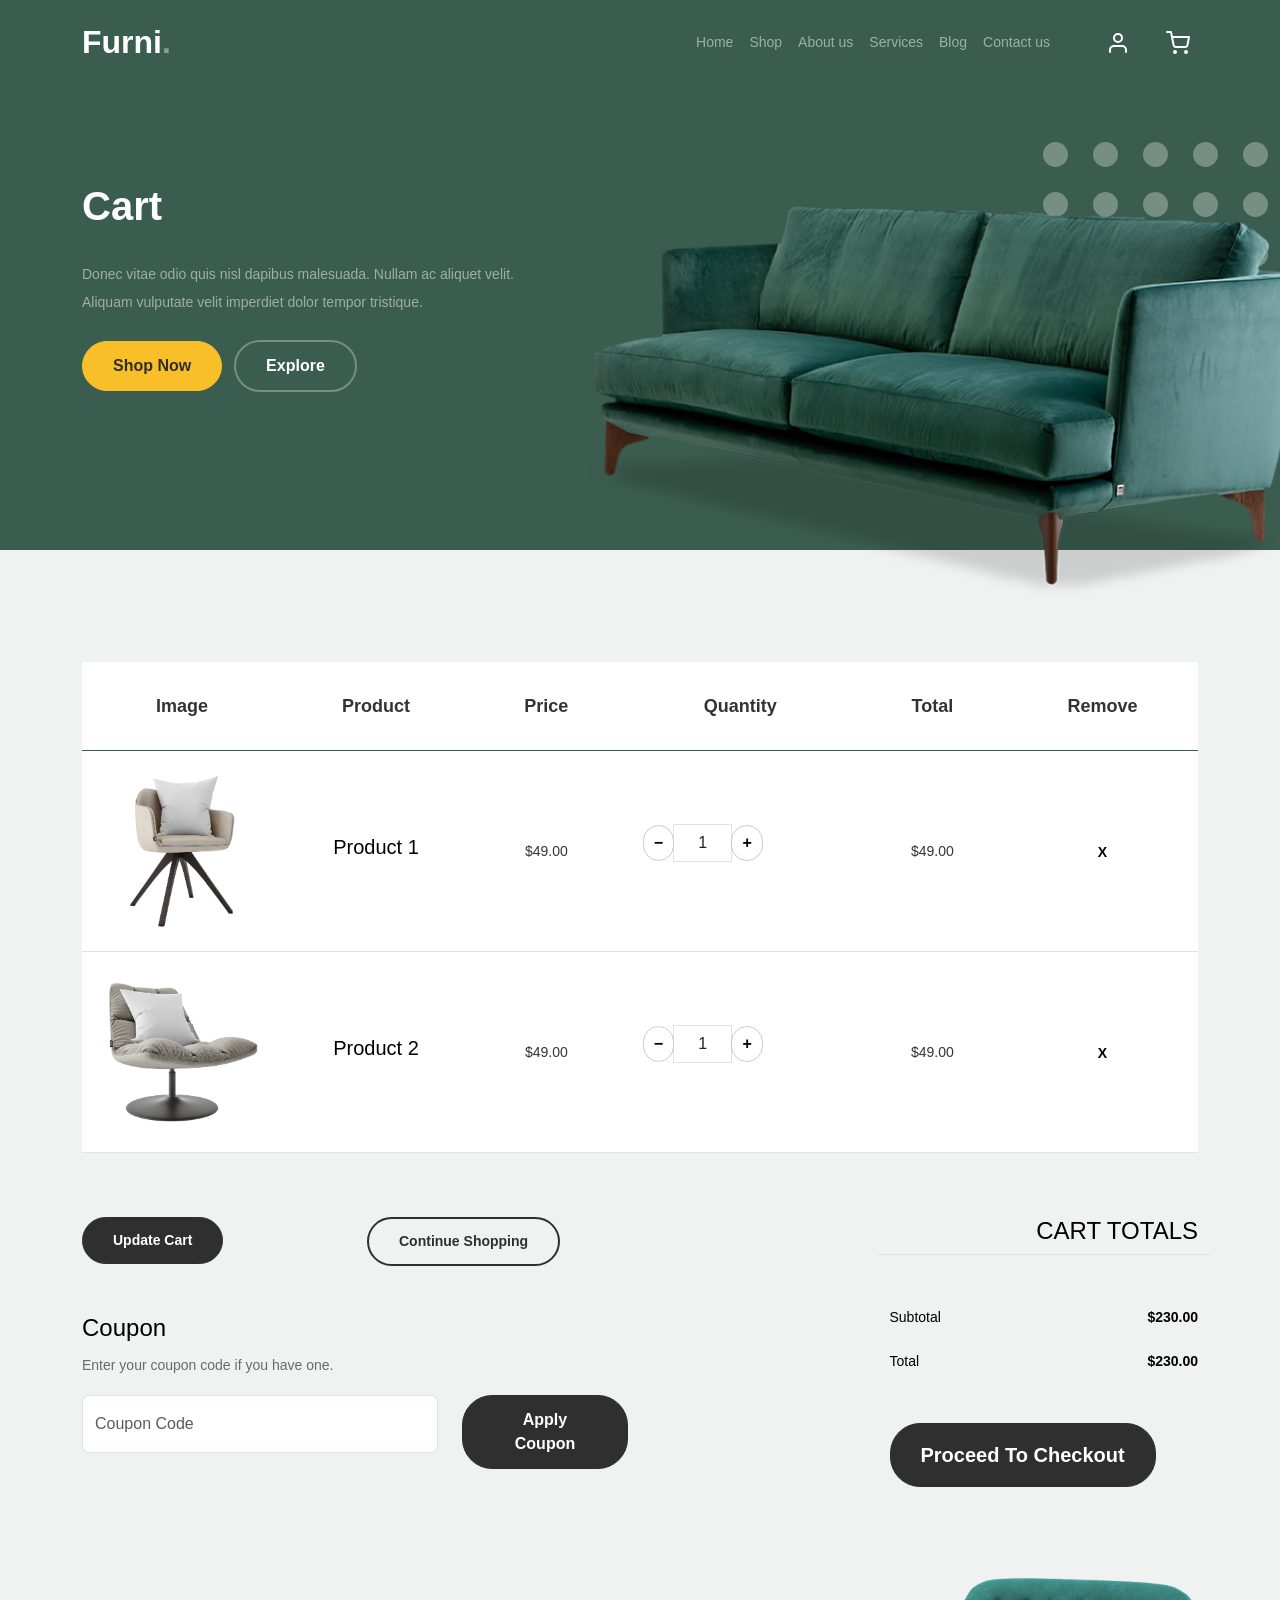
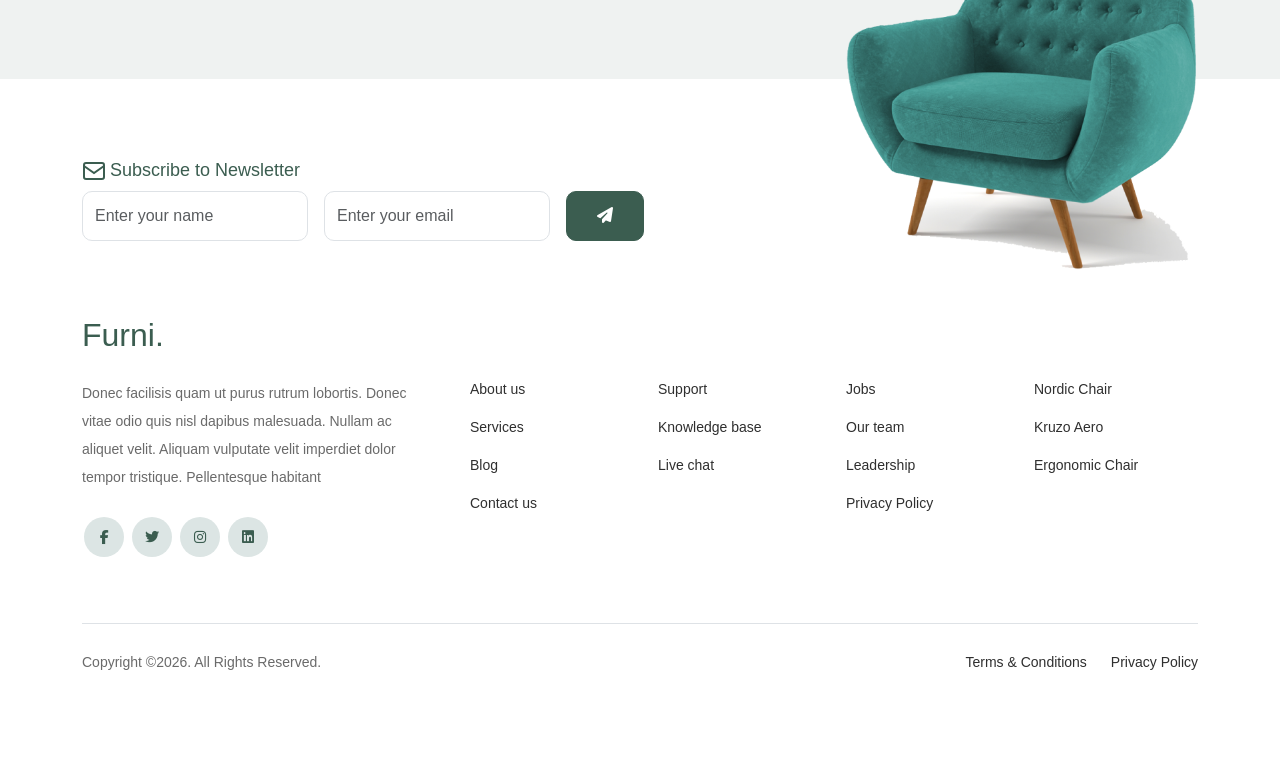
<file: cart.html>
<!doctype html>
<html lang="en">
<head>
    <meta charset="utf-8">
    <meta name="viewport" content="width=device-width, initial-scale=1">
    <meta name="author" content="Furni">
    <title>Cart - Furni</title>
    
    <link href="https://cdn.jsdelivr.net/npm/bootstrap@5.3.0/dist/css/bootstrap.min.css" rel="stylesheet">
    <link href="https://cdnjs.cloudflare.com/ajax/libs/font-awesome/6.4.0/css/all.min.css" rel="stylesheet">
    <link href="style.css" rel="stylesheet">
</head>
<body>

<!-- Navigation -->
<nav class="custom-navbar navbar navbar-expand-md navbar-dark bg-dark">
    <div class="container">
        <a class="navbar-brand" href="index.html">Furni<span>.</span></a>
        
        <button class="navbar-toggler" type="button" data-bs-toggle="collapse" data-bs-target="#navbarNav" aria-label="Toggle navigation">
            <span class="navbar-toggler-icon"></span>
        </button>
        
        <div class="collapse navbar-collapse" id="navbarNav">
            <ul class="custom-navbar-nav navbar-nav ms-auto mb-2 mb-md-0">
                <li class="nav-item">
                    <a class="nav-link" href="index.html">Home</a>
                </li>
                <li class="nav-item">
                    <a class="nav-link" href="shop.html">Shop</a>
                </li>
                <li class="nav-item">
                    <a class="nav-link" href="about.html">About us</a>
                </li>
                <li class="nav-item">
                    <a class="nav-link" href="services.html">Services</a>
                </li>
                <li class="nav-item">
                    <a class="nav-link" href="blog.html">Blog</a>
                </li>
                <li class="nav-item">
                    <a class="nav-link" href="contact.html">Contact us</a>
                </li>
            </ul>
            
            <ul class="custom-navbar-cta navbar-nav mb-2 mb-md-0 ms-5">
                <li><a class="nav-link" href="#"><img src="user.svg" alt="User"></a></li>
                <li><a class="nav-link" href="cart.html"><img src="cart.svg" alt="Cart"></a></li>
            </ul>
        </div>
    </div>
</nav>

<!-- Hero Section -->
<div class="hero">
    <div class="container">
        <div class="row justify-content-between">
            <div class="col-lg-5">
                <div class="intro-excerpt">
                    <h1>Cart</h1>
                    <p class="mb-4">Donec vitae odio quis nisl dapibus malesuada. Nullam ac aliquet velit. Aliquam vulputate velit imperdiet dolor tempor tristique.</p>
                    <p>
                        <a href="shop.html" class="btn btn-secondary me-2">Shop Now</a>
                        <a href="#" class="btn btn-white-outline">Explore</a>
                    </p>
                </div>
            </div>
            <div class="col-lg-7">
                <div class="hero-img-wrap">
                    <img src="IMGES/couch.png" class="img-fluid" alt="Couch">
                </div>
            </div>
        </div>
    </div>
</div>

<!-- Cart Section -->
<div class="untree_co-section before-footer-section">
    <div class="container">
        <div class="row mb-5">
            <form class="col-md-12" method="post">
                <div class="site-blocks-table">
                    <table class="table">
                        <thead>
                            <tr>
                                <th class="product-thumbnail">Image</th>
                                <th class="product-name">Product</th>
                                <th class="product-price">Price</th>
                                <th class="product-quantity">Quantity</th>
                                <th class="product-total">Total</th>
                                <th class="product-remove">Remove</th>
                            </tr>
                        </thead>
                        <tbody>
                            <tr>
                                <td class="product-thumbnail">
                                    <img src="IMGES/product-1.png" alt="Product 1" class="img-fluid">
                                </td>
                                <td class="product-name">
                                    <h2 class="h5 text-black">Product 1</h2>
                                </td>
                                <td>$49.00</td>
                                <td>
                                    <div class="input-group mb-3 d-flex align-items-center quantity-container" style="max-width: 120px;">
                                        <div class="input-group-prepend">
                                            <button class="btn btn-outline-black decrease" type="button" aria-label="Decrease quantity">&minus;</button>
                                        </div>
                                        <input type="text" class="form-control text-center quantity-amount" value="1" aria-label="Quantity">
                                        <div class="input-group-append">
                                            <button class="btn btn-outline-black increase" type="button" aria-label="Increase quantity">&plus;</button>
                                        </div>
                                    </div>
                                </td>
                                <td>$49.00</td>
                                <td><a href="#" class="btn btn-black btn-sm" aria-label="Remove product">X</a></td>
                            </tr>
                            
                            <tr>
                                <td class="product-thumbnail">
                                    <img src="IMGES/product-2.png" alt="Product 2" class="img-fluid">
                                </td>
                                <td class="product-name">
                                    <h2 class="h5 text-black">Product 2</h2>
                                </td>
                                <td>$49.00</td>
                                <td>
                                    <div class="input-group mb-3 d-flex align-items-center quantity-container" style="max-width: 120px;">
                                        <div class="input-group-prepend">
                                            <button class="btn btn-outline-black decrease" type="button" aria-label="Decrease quantity">&minus;</button>
                                        </div>
                                        <input type="text" class="form-control text-center quantity-amount" value="1" aria-label="Quantity">
                                        <div class="input-group-append">
                                            <button class="btn btn-outline-black increase" type="button" aria-label="Increase quantity">&plus;</button>
                                        </div>
                                    </div>
                                </td>
                                <td>$49.00</td>
                                <td><a href="#" class="btn btn-black btn-sm" aria-label="Remove product">X</a></td>
                            </tr>
                        </tbody>
                    </table>
                </div>
            </form>
        </div>
        
        <div class="row">
            <div class="col-md-6">
                <div class="row mb-5">
                    <div class="col-md-6 mb-3 mb-md-0">
                        <button type="button" class="btn btn-black btn-sm btn-block">Update Cart</button>
                    </div>
                    <div class="col-md-6">
                        <button type="button" class="btn btn-outline-black btn-sm btn-block">Continue Shopping</button>
                    </div>
                </div>
                
                <div class="row">
                    <div class="col-md-12">
                        <label class="text-black h4" for="coupon">Coupon</label>
                        <p>Enter your coupon code if you have one.</p>
                    </div>
                    <div class="col-md-8 mb-3 mb-md-0">
                        <input type="text" class="form-control py-3" id="coupon" placeholder="Coupon Code">
                    </div>
                    <div class="col-md-4">
                        <button type="button" class="btn btn-black">Apply Coupon</button>
                    </div>
                </div>
            </div>
            
            <div class="col-md-6 pl-5">
                <div class="row justify-content-end">
                    <div class="col-md-7">
                        <div class="row">
                            <div class="col-md-12 text-right border-bottom mb-5">
                                <h3 class="text-black h4 text-uppercase">Cart Totals</h3>
                            </div>
                        </div>
                        
                        <div class="row mb-3">
                            <div class="col-md-6">
                                <span class="text-black">Subtotal</span>
                            </div>
                            <div class="col-md-6 text-right">
                                <strong class="text-black">$230.00</strong>
                            </div>
                        </div>
                        
                        <div class="row mb-5">
                            <div class="col-md-6">
                                <span class="text-black">Total</span>
                            </div>
                            <div class="col-md-6 text-right">
                                <strong class="text-black">$230.00</strong>
                            </div>
                        </div>
                        
                        <div class="row">
                            <div class="col-md-12">
                                <button type="button" class="btn btn-black btn-lg py-3 btn-block" onclick="window.location='checkout.html'">Proceed To Checkout</button>
                            </div>
                        </div>
                    </div>
                </div>
            </div>
        </div>
    </div>
</div>


<!-- Footer -->
<footer class="footer-section">
    <div class="container relative">
        <div class="sofa-img">
            <img src="IMGES/sofa.png" alt="Sofa" class="img-fluid">
        </div>
        
        <div class="row">
            <div class="col-lg-8">
                <div class="subscription-form">
                    <h3 class="d-flex align-items-center">
                        <span class="me-1">
                            <img src="envelope-outline.svg" alt="Envelope" class="img-fluid">
                        </span>
                        <span>Subscribe to Newsletter</span>
                    </h3>
                    
                    <form action="#" class="row g-3">
                        <div class="col-auto">
                            <input type="text" class="form-control" placeholder="Enter your name">
                        </div>
                        <div class="col-auto">
                            <input type="email" class="form-control" placeholder="Enter your email">
                        </div>
                        <div class="col-auto">
                            <button type="submit" class="btn btn-primary" aria-label="Subscribe to newsletter">
                                <span class="fa fa-paper-plane" aria-hidden="true"></span>
                            </button>
                        </div>
                    </form>
                </div>
            </div>
        </div>
        
        <div class="row g-5 mb-5">
            <div class="col-lg-4">
                <div class="mb-4 footer-logo-wrap">
                    <a href="#" class="footer-logo">Furni<span>.</span></a>
                </div>
                <p class="mb-4">Donec facilisis quam ut purus rutrum lobortis. Donec vitae odio quis nisl dapibus malesuada. Nullam ac aliquet velit. Aliquam vulputate velit imperdiet dolor tempor tristique. Pellentesque habitant</p>
                
                <ul class="list-unstyled custom-social">
                    <li><a href="#" aria-label="Facebook"><span class="fa fa-brands fa-facebook-f" aria-hidden="true"></span></a></li>
                    <li><a href="#" aria-label="Twitter"><span class="fa fa-brands fa-twitter" aria-hidden="true"></span></a></li>
                    <li><a href="#" aria-label="Instagram"><span class="fa fa-brands fa-instagram" aria-hidden="true"></span></a></li>
                    <li><a href="#" aria-label="LinkedIn"><span class="fa fa-brands fa-linkedin" aria-hidden="true"></span></a></li>
                </ul>
            </div>
            
            <div class="col-lg-8">
                <div class="row links-wrap">
                    <div class="col-6 col-sm-6 col-md-3">
                        <ul class="list-unstyled">
                            <li><a href="#">About us</a></li>
                            <li><a href="#">Services</a></li>
                            <li><a href="#">Blog</a></li>
                            <li><a href="#">Contact us</a></li>
                        </ul>
                    </div>
                    
                    <div class="col-6 col-sm-6 col-md-3">
                        <ul class="list-unstyled">
                            <li><a href="#">Support</a></li>
                            <li><a href="#">Knowledge base</a></li>
                            <li><a href="#">Live chat</a></li>
                        </ul>
                    </div>
                    
                    <div class="col-6 col-sm-6 col-md-3">
                        <ul class="list-unstyled">
                            <li><a href="#">Jobs</a></li>
                            <li><a href="#">Our team</a></li>
                            <li><a href="#">Leadership</a></li>
                            <li><a href="#">Privacy Policy</a></li>
                        </ul>
                    </div>
                    
                    <div class="col-6 col-sm-6 col-md-3">
                        <ul class="list-unstyled">
                            <li><a href="#">Nordic Chair</a></li>
                            <li><a href="#">Kruzo Aero</a></li>
                            <li><a href="#">Ergonomic Chair</a></li>
                        </ul>
                    </div>
                </div>
            </div>
        </div>
        
        <div class="border-top copyright">
            <div class="row pt-4">
                <div class="col-lg-6">
                    <p class="mb-2 text-center text-lg-start">
                        Copyright &copy;<script>document.write(new Date().getFullYear());</script>. All Rights Reserved.
                    </p>
                </div>
                
                <div class="col-lg-6 text-center text-lg-end">
                    <ul class="list-unstyled d-inline-flex ms-auto">
                        <li class="me-4"><a href="#">Terms &amp; Conditions</a></li>
                        <li><a href="#">Privacy Policy</a></li>
                    </ul>
                </div>
            </div>
        </div>
    </div>
</footer>

<script src="https://cdn.jsdelivr.net/npm/bootstrap@5.3.0/dist/js/bootstrap.bundle.min.js"></script>
</body>
</html>
</file>
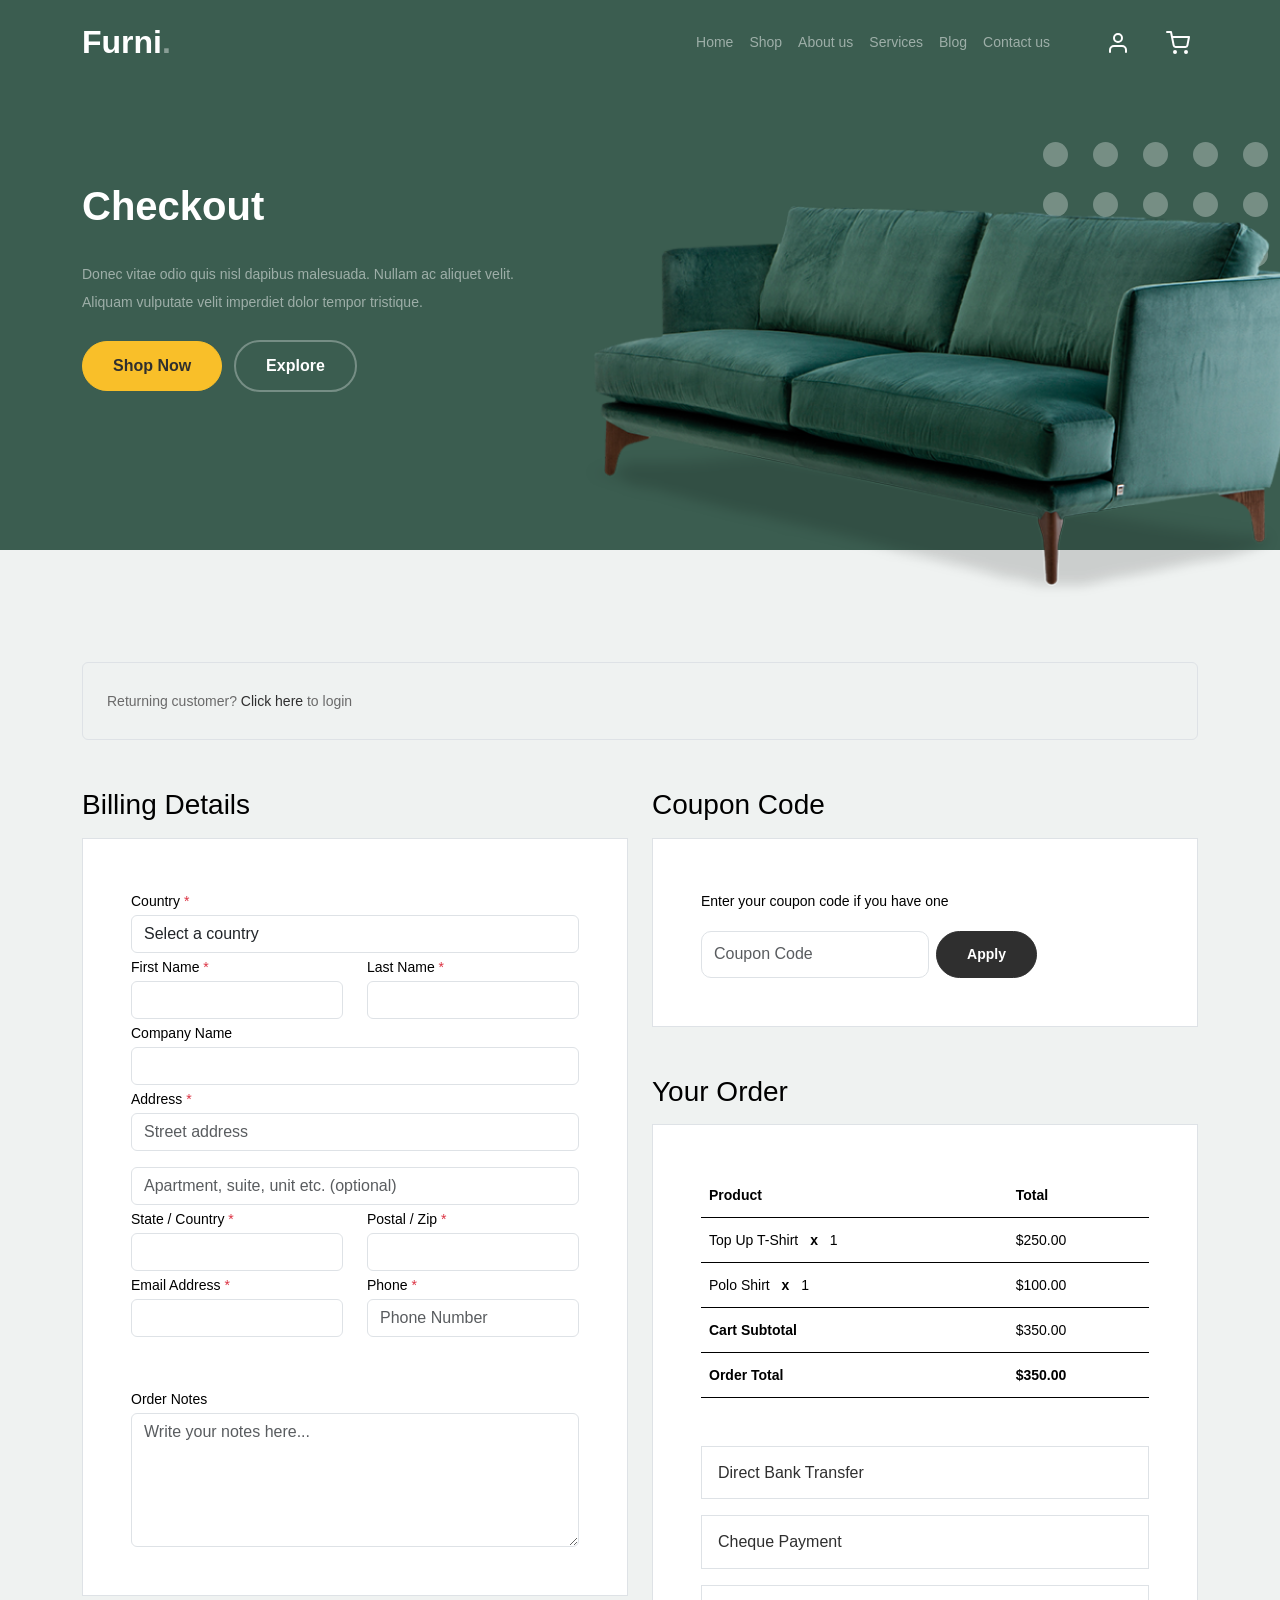
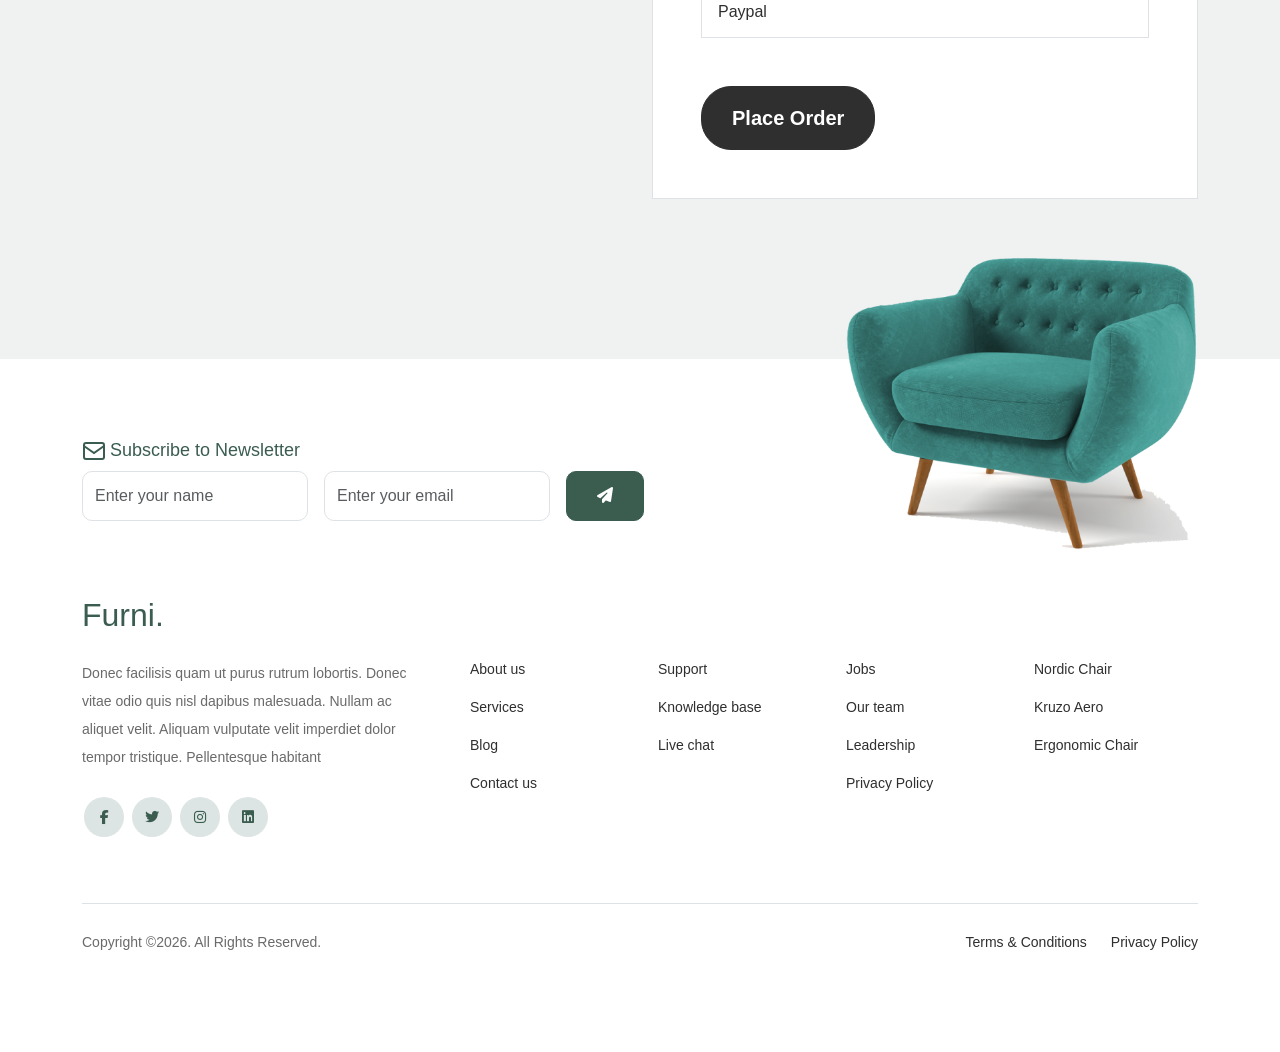
<file: checkout.html>
<!doctype html>
<html lang="en">
<head>
    <meta charset="utf-8">
    <meta name="viewport" content="width=device-width, initial-scale=1">
    <meta name="author" content="Furni">
    <title>Checkout - Furni</title>
    
    <link href="https://cdn.jsdelivr.net/npm/bootstrap@5.3.0/dist/css/bootstrap.min.css" rel="stylesheet">
    <link href="https://cdnjs.cloudflare.com/ajax/libs/font-awesome/6.4.0/css/all.min.css" rel="stylesheet">
    <link href="style.css" rel="stylesheet">
</head>
<body>

<!-- Navigation -->
<nav class="custom-navbar navbar navbar-expand-md navbar-dark bg-dark">
    <div class="container">
        <a class="navbar-brand" href="index.html">Furni<span>.</span></a>
        
        <button class="navbar-toggler" type="button" data-bs-toggle="collapse" data-bs-target="#navbarNav" aria-label="Toggle navigation">
            <span class="navbar-toggler-icon"></span>
        </button>
        
        <div class="collapse navbar-collapse" id="navbarNav">
            <ul class="custom-navbar-nav navbar-nav ms-auto mb-2 mb-md-0">
                <li class="nav-item">
                    <a class="nav-link" href="index.html">Home</a>
                </li>
                <li class="nav-item">
                    <a class="nav-link" href="shop.html">Shop</a>
                </li>
                <li class="nav-item">
                    <a class="nav-link" href="about.html">About us</a>
                </li>
                <li class="nav-item">
                    <a class="nav-link" href="services.html">Services</a>
                </li>
                <li class="nav-item">
                    <a class="nav-link" href="blog.html">Blog</a>
                </li>
                <li class="nav-item">
                    <a class="nav-link" href="contact.html">Contact us</a>
                </li>
            </ul>
            
            <ul class="custom-navbar-cta navbar-nav mb-2 mb-md-0 ms-5">
                <li><a class="nav-link" href="#"><img src="user.svg" alt="User"></a></li>
                <li><a class="nav-link" href="cart.html"><img src="cart.svg" alt="Cart"></a></li>
            </ul>
        </div>
    </div>
</nav>

<!-- Hero Section -->
<div class="hero">
    <div class="container">
        <div class="row justify-content-between">
            <div class="col-lg-5">
                <div class="intro-excerpt">
                    <h1>Checkout</h1>
                    <p class="mb-4">Donec vitae odio quis nisl dapibus malesuada. Nullam ac aliquet velit. Aliquam vulputate velit imperdiet dolor tempor tristique.</p>
                    <p>
                        <a href="shop.html" class="btn btn-secondary me-2">Shop Now</a>
                        <a href="#" class="btn btn-white-outline">Explore</a>
                    </p>
                </div>
            </div>
            <div class="col-lg-7">
                <div class="hero-img-wrap">
                    <img src="IMGES/couch.png" class="img-fluid" alt="Couch">
                </div>
            </div>
        </div>
    </div>
</div>

<!-- Checkout Section -->
<div class="untree_co-section">
    <div class="container">
        <div class="row mb-5">
            <div class="col-md-12">
                <div class="border p-4 rounded" role="alert">
                    Returning customer? <a href="#">Click here</a> to login
                </div>
            </div>
        </div>
        
        <div class="row">
            <div class="col-md-6 mb-5 mb-md-0">
                <h2 class="h3 mb-3 text-black">Billing Details</h2>
                <div class="p-3 p-lg-5 border bg-white">
                    <div class="form-group">
                        <label for="c_country" class="text-black">Country <span class="text-danger">*</span></label>
                        <select id="c_country" class="form-control">
                            <option value="1">Select a country</option>
                            <option value="2">Egypt</option>
                            <option value="3">Saudi Arabia</option>
                            <option value="4">Qatar</option>
                            <option value="5">Libya</option>
                            <option value="6">Lebanon</option>
                            <option value="7">Iraq</option>
                            <option value="8">Jordan</option>
                            <option value="9">Morocco</option>
                        </select>
                    </div>
                    
                    <div class="form-group row">
                        <div class="col-md-6">
                            <label for="c_fname" class="text-black">First Name <span class="text-danger">*</span></label>
                            <input type="text" class="form-control" id="c_fname" name="c_fname">
                        </div>
                        <div class="col-md-6">
                            <label for="c_lname" class="text-black">Last Name <span class="text-danger">*</span></label>
                            <input type="text" class="form-control" id="c_lname" name="c_lname">
                        </div>
                    </div>

                    
                    <div class="form-group row">
                        <div class="col-md-12">
                            <label for="c_companyname" class="text-black">Company Name</label>
                            <input type="text" class="form-control" id="c_companyname" name="c_companyname">
                        </div>
                    </div>
                    
                    <div class="form-group row">
                        <div class="col-md-12">
                            <label for="c_address" class="text-black">Address <span class="text-danger">*</span></label>
                            <input type="text" class="form-control" id="c_address" name="c_address" placeholder="Street address">
                        </div>
                    </div>
                    
                    <div class="form-group mt-3">
                        <input type="text" class="form-control" placeholder="Apartment, suite, unit etc. (optional)">
                    </div>
                    
                    <div class="form-group row">
                        <div class="col-md-6">
                            <label for="c_state_country" class="text-black">State / Country <span class="text-danger">*</span></label>
                            <input type="text" class="form-control" id="c_state_country" name="c_state_country">
                        </div>
                        <div class="col-md-6">
                            <label for="c_postal_zip" class="text-black">Postal / Zip <span class="text-danger">*</span></label>
                            <input type="text" class="form-control" id="c_postal_zip" name="c_postal_zip">
                        </div>
                    </div>
                    
                    <div class="form-group row mb-5">
                        <div class="col-md-6">
                            <label for="c_email_address" class="text-black">Email Address <span class="text-danger">*</span></label>
                            <input type="email" class="form-control" id="c_email_address" name="c_email_address">
                        </div>
                        <div class="col-md-6">
                            <label for="c_phone" class="text-black">Phone <span class="text-danger">*</span></label>
                            <input type="text" class="form-control" id="c_phone" name="c_phone" placeholder="Phone Number">
                        </div>
                    </div>
                    
                    <div class="form-group">
                        <label for="c_order_notes" class="text-black">Order Notes</label>
                        <textarea name="c_order_notes" id="c_order_notes" cols="30" rows="5" class="form-control" placeholder="Write your notes here..."></textarea>
                    </div>
                </div>
            </div>
            
            <div class="col-md-6">
                <div class="row mb-5">
                    <div class="col-md-12">
                        <h2 class="h3 mb-3 text-black">Coupon Code</h2>
                        <div class="p-3 p-lg-5 border bg-white">
                            <label for="c_code" class="text-black mb-3">Enter your coupon code if you have one</label>
                            <div class="input-group w-75 couponcode-wrap">
                                <input type="text" class="form-control me-2" id="c_code" placeholder="Coupon Code" aria-label="Coupon Code">
                                <div class="input-group-append">
                                    <button class="btn btn-black btn-sm" type="button">Apply</button>
                                </div>
                            </div>
                        </div>
                    </div>
                </div>
                
                <div class="row mb-5">
                    <div class="col-md-12">
                        <h2 class="h3 mb-3 text-black">Your Order</h2>
                        <div class="p-3 p-lg-5 border bg-white">
                            <table class="table site-block-order-table mb-5">
                                <thead>
                                    <tr>
                                        <th>Product</th>
                                        <th>Total</th>
                                    </tr>
                                </thead>
                                <tbody>
                                    <tr>
                                        <td>Top Up T-Shirt <strong class="mx-2">x</strong> 1</td>
                                        <td>$250.00</td>
                                    </tr>
                                    <tr>
                                        <td>Polo Shirt <strong class="mx-2">x</strong> 1</td>
                                        <td>$100.00</td>
                                    </tr>
                                    <tr>
                                        <td class="text-black font-weight-bold"><strong>Cart Subtotal</strong></td>
                                        <td class="text-black">$350.00</td>
                                    </tr>
                                    <tr>
                                        <td class="text-black font-weight-bold"><strong>Order Total</strong></td>
                                        <td class="text-black font-weight-bold"><strong>$350.00</strong></td>
                                    </tr>
                                </tbody>
                            </table>
                            
                            <div class="border p-3 mb-3">
                                <h3 class="h6 mb-0">
                                    <a class="d-block" data-bs-toggle="collapse" href="#collapsebank" role="button" aria-expanded="false">Direct Bank Transfer</a>
                                </h3>
                                <div class="collapse" id="collapsebank">
                                    <div class="py-2">
                                        <p class="mb-0">Make your payment directly into our bank account. Please use your Order ID as the payment reference.</p>
                                    </div>
                                </div>
                            </div>
                            
                            <div class="border p-3 mb-3">
                                <h3 class="h6 mb-0">
                                    <a class="d-block" data-bs-toggle="collapse" href="#collapsecheque" role="button" aria-expanded="false">Cheque Payment</a>
                                </h3>
                                <div class="collapse" id="collapsecheque">
                                    <div class="py-2">
                                        <p class="mb-0">Make your payment directly into our bank account. Please use your Order ID as the payment reference.</p>
                                    </div>
                                </div>
                            </div>
                            
                            <div class="border p-3 mb-5">
                                <h3 class="h6 mb-0">
                                    <a class="d-block" data-bs-toggle="collapse" href="#collapsepaypal" role="button" aria-expanded="false">Paypal</a>
                                </h3>
                                <div class="collapse" id="collapsepaypal">
                                    <div class="py-2">
                                        <p class="mb-0">Make your payment directly into our bank account. Please use your Order ID as the payment reference.</p>
                                    </div>
                                </div>
                            </div>
                            
                            <div class="form-group">
                                <button type="button" class="btn btn-black btn-lg py-3 btn-block" onclick="window.location='thankyou.html'">Place Order</button>
                            </div>
                        </div>
                    </div>
                </div>
            </div>
        </div>
    </div>
</div>

<!-- Footer -->
<footer class="footer-section">
    <div class="container relative">
        <div class="sofa-img">
            <img src="IMGES/sofa.png" alt="Sofa" class="img-fluid">
        </div>
        
        <div class="row">
            <div class="col-lg-8">
                <div class="subscription-form">
                    <h3 class="d-flex align-items-center">
                        <span class="me-1">
                            <img src="envelope-outline.svg" alt="Envelope" class="img-fluid">
                        </span>
                        <span>Subscribe to Newsletter</span>
                    </h3>
                    
                    <form action="#" class="row g-3">
                        <div class="col-auto">
                            <input type="text" class="form-control" placeholder="Enter your name">
                        </div>
                        <div class="col-auto">
                            <input type="email" class="form-control" placeholder="Enter your email">
                        </div>
                        <div class="col-auto">
                            <button type="submit" class="btn btn-primary" aria-label="Subscribe to newsletter">
                                <span class="fa fa-paper-plane" aria-hidden="true"></span>
                            </button>
                        </div>
                    </form>
                </div>
            </div>
        </div>
        
        <div class="row g-5 mb-5">
            <div class="col-lg-4">
                <div class="mb-4 footer-logo-wrap">
                    <a href="#" class="footer-logo">Furni<span>.</span></a>
                </div>
                <p class="mb-4">Donec facilisis quam ut purus rutrum lobortis. Donec vitae odio quis nisl dapibus malesuada. Nullam ac aliquet velit. Aliquam vulputate velit imperdiet dolor tempor tristique. Pellentesque habitant</p>
                
                <ul class="list-unstyled custom-social">
                    <li><a href="#" aria-label="Facebook"><span class="fa fa-brands fa-facebook-f" aria-hidden="true"></span></a></li>
                    <li><a href="#" aria-label="Twitter"><span class="fa fa-brands fa-twitter" aria-hidden="true"></span></a></li>
                    <li><a href="#" aria-label="Instagram"><span class="fa fa-brands fa-instagram" aria-hidden="true"></span></a></li>
                    <li><a href="#" aria-label="LinkedIn"><span class="fa fa-brands fa-linkedin" aria-hidden="true"></span></a></li>
                </ul>
            </div>
            
            <div class="col-lg-8">
                <div class="row links-wrap">
                    <div class="col-6 col-sm-6 col-md-3">
                        <ul class="list-unstyled">
                            <li><a href="#">About us</a></li>
                            <li><a href="#">Services</a></li>
                            <li><a href="#">Blog</a></li>
                            <li><a href="#">Contact us</a></li>
                        </ul>
                    </div>
                    
                    <div class="col-6 col-sm-6 col-md-3">
                        <ul class="list-unstyled">
                            <li><a href="#">Support</a></li>
                            <li><a href="#">Knowledge base</a></li>
                            <li><a href="#">Live chat</a></li>
                        </ul>
                    </div>
                    
                    <div class="col-6 col-sm-6 col-md-3">
                        <ul class="list-unstyled">
                            <li><a href="#">Jobs</a></li>
                            <li><a href="#">Our team</a></li>
                            <li><a href="#">Leadership</a></li>
                            <li><a href="#">Privacy Policy</a></li>
                        </ul>
                    </div>
                    
                    <div class="col-6 col-sm-6 col-md-3">
                        <ul class="list-unstyled">
                            <li><a href="#">Nordic Chair</a></li>
                            <li><a href="#">Kruzo Aero</a></li>
                            <li><a href="#">Ergonomic Chair</a></li>
                        </ul>
                    </div>
                </div>
            </div>
        </div>
        
        <div class="border-top copyright">
            <div class="row pt-4">
                <div class="col-lg-6">
                    <p class="mb-2 text-center text-lg-start">
                        Copyright &copy;<script>document.write(new Date().getFullYear());</script>. All Rights Reserved.
                    </p>
                </div>
                
                <div class="col-lg-6 text-center text-lg-end">
                    <ul class="list-unstyled d-inline-flex ms-auto">
                        <li class="me-4"><a href="#">Terms &amp; Conditions</a></li>
                        <li><a href="#">Privacy Policy</a></li>
                    </ul>
                </div>
            </div>
        </div>
    </div>
</footer>

<script src="https://cdn.jsdelivr.net/npm/bootstrap@5.3.0/dist/js/bootstrap.bundle.min.js"></script>
</body>
</html>
</file>
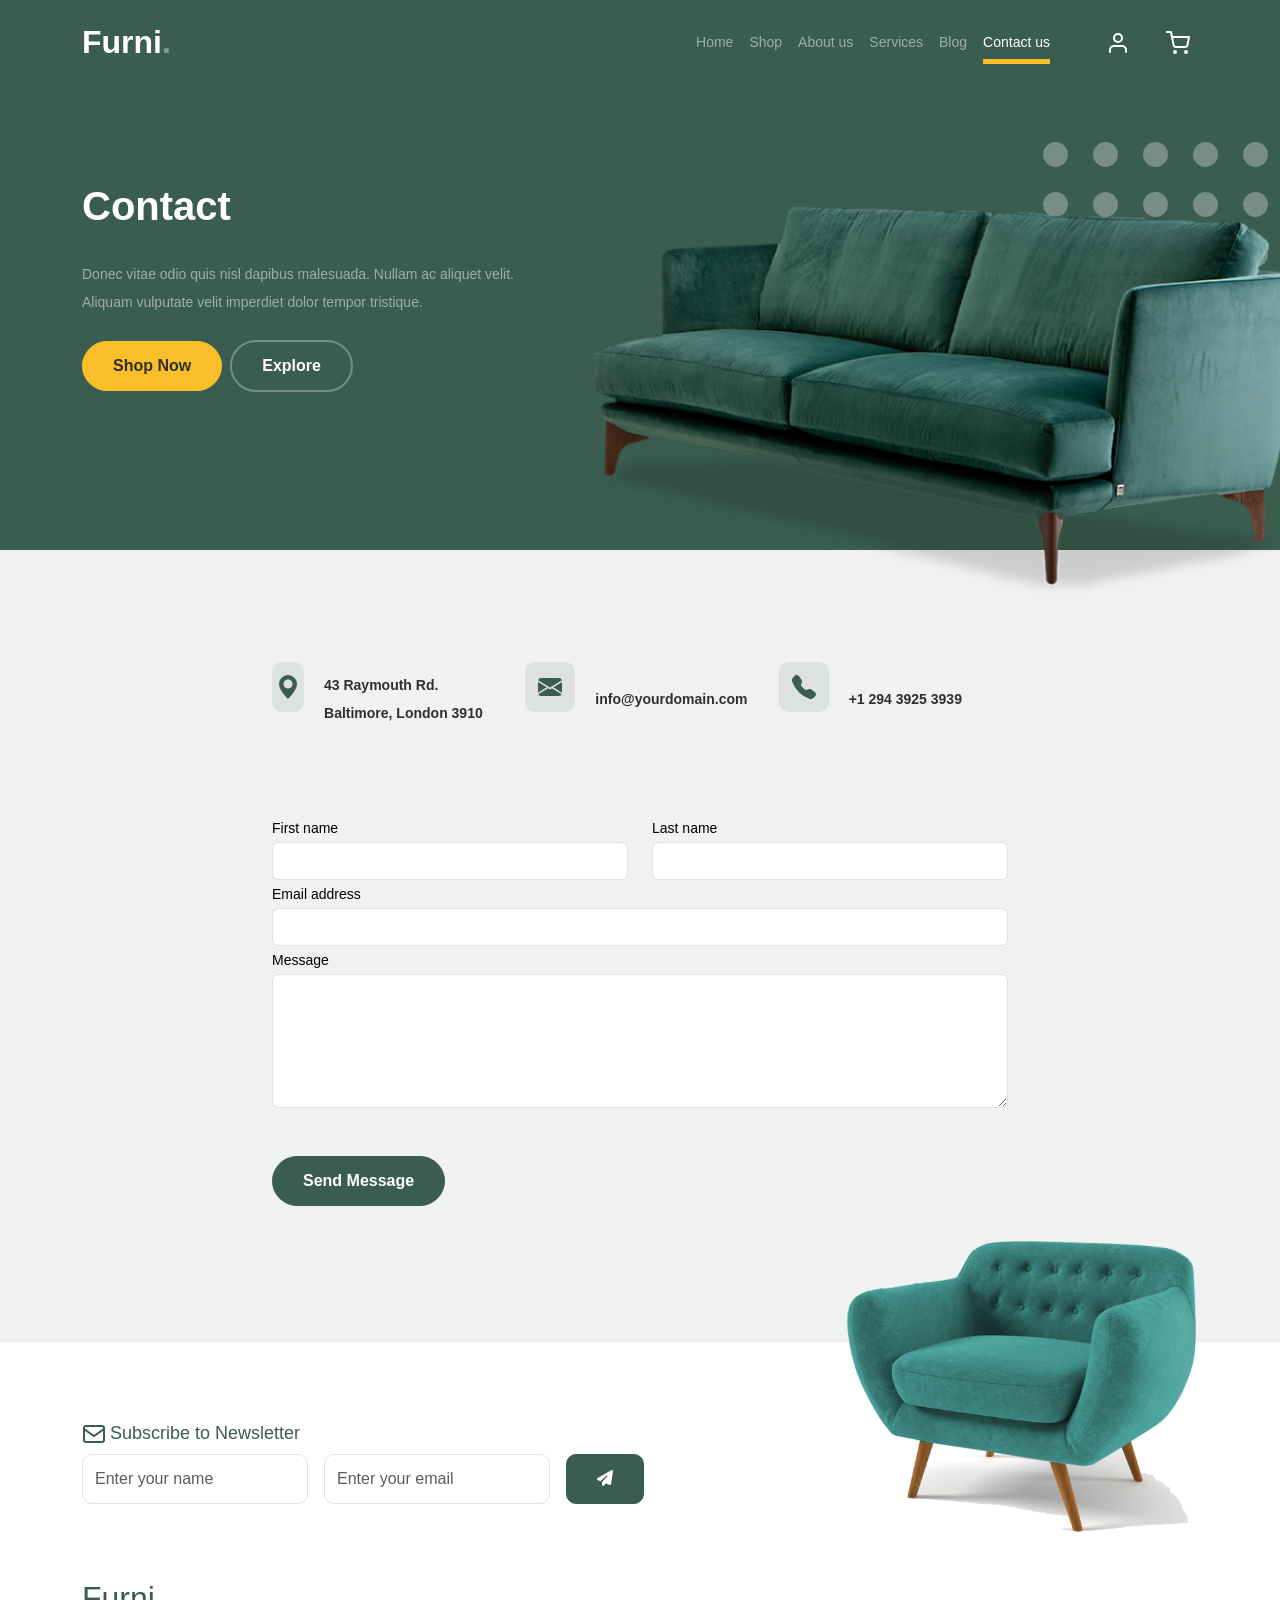
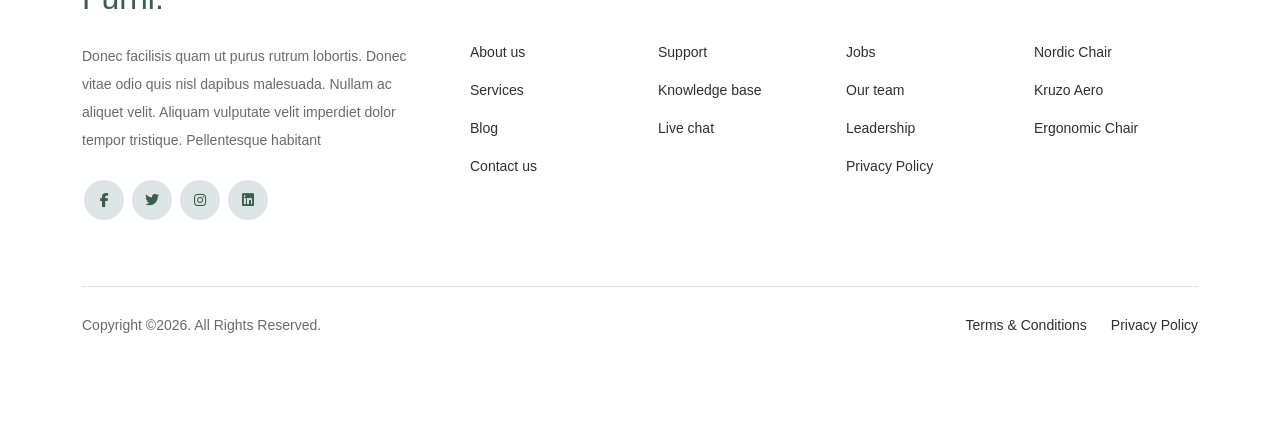
<file: contact.html>
<!doctype html>
<html lang="en">
<head>
    <meta charset="utf-8">
    <meta name="viewport" content="width=device-width, initial-scale=1">
    <title>Contact - Furni</title>
    <link href="https://cdn.jsdelivr.net/npm/bootstrap@5.3.0/dist/css/bootstrap.min.css" rel="stylesheet">
    <link href="https://cdnjs.cloudflare.com/ajax/libs/font-awesome/6.4.0/css/all.min.css" rel="stylesheet">
    <link href="style.css" rel="stylesheet">
</head>
<body>
<nav class="custom-navbar navbar navbar-expand-md navbar-dark bg-dark">
    <div class="container">
        <a class="navbar-brand" href="index.html">Furni<span>.</span></a>
        <button class="navbar-toggler" type="button" data-bs-toggle="collapse" data-bs-target="#navbarNav" aria-label="Toggle navigation">
            <span class="navbar-toggler-icon"></span>
        </button>
        <div class="collapse navbar-collapse" id="navbarNav">
            <ul class="custom-navbar-nav navbar-nav ms-auto mb-2 mb-md-0">
                <li class="nav-item"><a class="nav-link" href="index.html">Home</a></li>
                <li class="nav-item"><a class="nav-link" href="shop.html">Shop</a></li>
                <li class="nav-item"><a class="nav-link" href="about.html">About us</a></li>
                <li class="nav-item"><a class="nav-link" href="services.html">Services</a></li>
                <li class="nav-item"><a class="nav-link" href="blog.html">Blog</a></li>
                <li class="nav-item active"><a class="nav-link" href="contact.html">Contact us</a></li>
            </ul>
            <ul class="custom-navbar-cta navbar-nav mb-2 mb-md-0 ms-5">
                <li><a class="nav-link" href="#"><img src="user.svg" alt="User"></a></li>
                <li><a class="nav-link" href="cart.html"><img src="cart.svg" alt="Cart"></a></li>
            </ul>
        </div>
    </div>
</nav>
<div class="hero">
    <div class="container">
        <div class="row justify-content-between">
            <div class="col-lg-5">
                <div class="intro-excerpt">
                    <h1>Contact</h1>
                    <p class="mb-4">Donec vitae odio quis nisl dapibus malesuada. Nullam ac aliquet velit. Aliquam vulputate velit imperdiet dolor tempor tristique.</p>
                    <p><a href="shop.html" class="btn btn-secondary me-2">Shop Now</a><a href="#" class="btn btn-white-outline">Explore</a></p>
                </div>
            </div>
            <div class="col-lg-7">
                <div class="hero-img-wrap"><img src="IMGES/couch.png" class="img-fluid" alt="Couch"></div>
            </div>
        </div>
    </div>
</div>
<div class="untree_co-section">
    <div class="container">
        <div class="block">
            <div class="row justify-content-center">
                <div class="col-md-8 col-lg-8 pb-4">
                    <div class="row mb-5">
                        <div class="col-lg-4">
                            <div class="service no-shadow align-items-center link horizontal d-flex active">
                                <div class="service-icon color-1 mb-4">
                                    <svg xmlns="http://www.w3.org/2000/svg" width="16" height="16" fill="currentColor" class="bi bi-geo-alt-fill" viewBox="0 0 16 16">
                                        <path d="M8 16s6-5.686 6-10A6 6 0 0 0 2 6c0 4.314 6 10 6 10zm0-7a3 3 0 1 1 0-6 3 3 0 0 1 0 6z"/>
                                    </svg>
                                </div>
                                <div class="service-contents"><p>43 Raymouth Rd. Baltimore, London 3910</p></div>
                            </div>
                        </div>
                        <div class="col-lg-4">
                            <div class="service no-shadow align-items-center link horizontal d-flex active">
                                <div class="service-icon color-1 mb-4">
                                    <svg xmlns="http://www.w3.org/2000/svg" width="16" height="16" fill="currentColor" class="bi bi-envelope-fill" viewBox="0 0 16 16">
                                        <path d="M.05 3.555A2 2 0 0 1 2 2h12a2 2 0 0 1 1.95 1.555L8 8.414.05 3.555zM0 4.697v7.104l5.803-3.558L0 4.697zM6.761 8.83l-6.57 4.027A2 2 0 0 0 2 14h12a2 2 0 0 0 1.808-1.144l-6.57-4.027L8 9.586l-1.239-.757zm3.436-.586L16 11.801V4.697l-5.803 3.546z"/>
                                    </svg>
                                </div>
                                <div class="service-contents"><p>info@yourdomain.com</p></div>
                            </div>
                        </div>
                        <div class="col-lg-4">
                            <div class="service no-shadow align-items-center link horizontal d-flex active">
                                <div class="service-icon color-1 mb-4">
                                    <svg xmlns="http://www.w3.org/2000/svg" width="16" height="16" fill="currentColor" class="bi bi-telephone-fill" viewBox="0 0 16 16">
                                        <path fill-rule="evenodd" d="M1.885.511a1.745 1.745 0 0 1 2.61.163L6.29 2.98c.329.423.445.974.315 1.494l-.547 2.19a.678.678 0 0 0 .178.643l2.457 2.457a.678.678 0 0 0 .644.178l2.189-.547a1.745 1.745 0 0 1 1.494.315l2.306 1.794c.829.645.905 1.87.163 2.611l-1.034 1.034c-.74.74-1.846 1.065-2.877.702a18.634 18.634 0 0 1-7.01-4.42 18.634 18.634 0 0 1-4.42-7.009c-.362-1.03-.037-2.137.703-2.877L1.885.511z"/>
                                    </svg>
                                </div>
                                <div class="service-contents"><p>+1 294 3925 3939</p></div>
                            </div>
                        </div>
                    </div>
                    <form>
                        <div class="row">
                            <div class="col-6">
                                <div class="form-group">
                                    <label class="text-black" for="fname">First name</label>
                                    <input type="text" class="form-control" id="fname">
                                </div>
                            </div>
                            <div class="col-6">
                                <div class="form-group">
                                    <label class="text-black" for="lname">Last name</label>
                                    <input type="text" class="form-control" id="lname">
                                </div>
                            </div>
                        </div>
                        <div class="form-group">
                            <label class="text-black" for="email">Email address</label>
                            <input type="email" class="form-control" id="email">
                        </div>
                        <div class="form-group mb-5">
                            <label class="text-black" for="message">Message</label>
                            <textarea class="form-control" id="message" cols="30" rows="5"></textarea>
                        </div>
                        <button type="submit" class="btn btn-primary-hover-outline">Send Message</button>
                    </form>
                </div>
            </div>
        </div>
    </div>
</div>
<footer class="footer-section">
    <div class="container relative">
        <div class="sofa-img"><img src="IMGES/sofa.png" alt="Sofa" class="img-fluid"></div>
        <div class="row">
            <div class="col-lg-8">
                <div class="subscription-form">
                    <h3 class="d-flex align-items-center"><span class="me-1"><img src="envelope-outline.svg" alt="Envelope" class="img-fluid"></span><span>Subscribe to Newsletter</span></h3>
                    <form action="#" class="row g-3">
                        <div class="col-auto"><input type="text" class="form-control" placeholder="Enter your name"></div>
                        <div class="col-auto"><input type="email" class="form-control" placeholder="Enter your email"></div>
                        <div class="col-auto"><button type="submit" class="btn btn-primary" aria-label="Subscribe to newsletter"><span class="fa fa-paper-plane" aria-hidden="true"></span></button></div>
                    </form>
                </div>
            </div>
        </div>
        <div class="row g-5 mb-5">
            <div class="col-lg-4">
                <div class="mb-4 footer-logo-wrap"><a href="#" class="footer-logo">Furni<span>.</span></a></div>
                <p class="mb-4">Donec facilisis quam ut purus rutrum lobortis. Donec vitae odio quis nisl dapibus malesuada. Nullam ac aliquet velit. Aliquam vulputate velit imperdiet dolor tempor tristique. Pellentesque habitant</p>
                <ul class="list-unstyled custom-social">
                    <li><a href="#" aria-label="Facebook"><span class="fa fa-brands fa-facebook-f" aria-hidden="true"></span></a></li>
                    <li><a href="#" aria-label="Twitter"><span class="fa fa-brands fa-twitter" aria-hidden="true"></span></a></li>
                    <li><a href="#" aria-label="Instagram"><span class="fa fa-brands fa-instagram" aria-hidden="true"></span></a></li>
                    <li><a href="#" aria-label="LinkedIn"><span class="fa fa-brands fa-linkedin" aria-hidden="true"></span></a></li>
                </ul>
            </div>
            <div class="col-lg-8">
                <div class="row links-wrap">
                    <div class="col-6 col-sm-6 col-md-3"><ul class="list-unstyled"><li><a href="#">About us</a></li><li><a href="#">Services</a></li><li><a href="#">Blog</a></li><li><a href="#">Contact us</a></li></ul></div>
                    <div class="col-6 col-sm-6 col-md-3"><ul class="list-unstyled"><li><a href="#">Support</a></li><li><a href="#">Knowledge base</a></li><li><a href="#">Live chat</a></li></ul></div>
                    <div class="col-6 col-sm-6 col-md-3"><ul class="list-unstyled"><li><a href="#">Jobs</a></li><li><a href="#">Our team</a></li><li><a href="#">Leadership</a></li><li><a href="#">Privacy Policy</a></li></ul></div>
                    <div class="col-6 col-sm-6 col-md-3"><ul class="list-unstyled"><li><a href="#">Nordic Chair</a></li><li><a href="#">Kruzo Aero</a></li><li><a href="#">Ergonomic Chair</a></li></ul></div>
                </div>
            </div>
        </div>
        <div class="border-top copyright">
            <div class="row pt-4">
                <div class="col-lg-6"><p class="mb-2 text-center text-lg-start">Copyright &copy;<script>document.write(new Date().getFullYear());</script>. All Rights Reserved.</p></div>
                <div class="col-lg-6 text-center text-lg-end"><ul class="list-unstyled d-inline-flex ms-auto"><li class="me-4"><a href="#">Terms &amp; Conditions</a></li><li><a href="#">Privacy Policy</a></li></ul></div>
            </div>
        </div>
    </div>
</footer>
<script src="https://cdn.jsdelivr.net/npm/bootstrap@5.3.0/dist/js/bootstrap.bundle.min.js"></script>
</body>
</html>
</file>
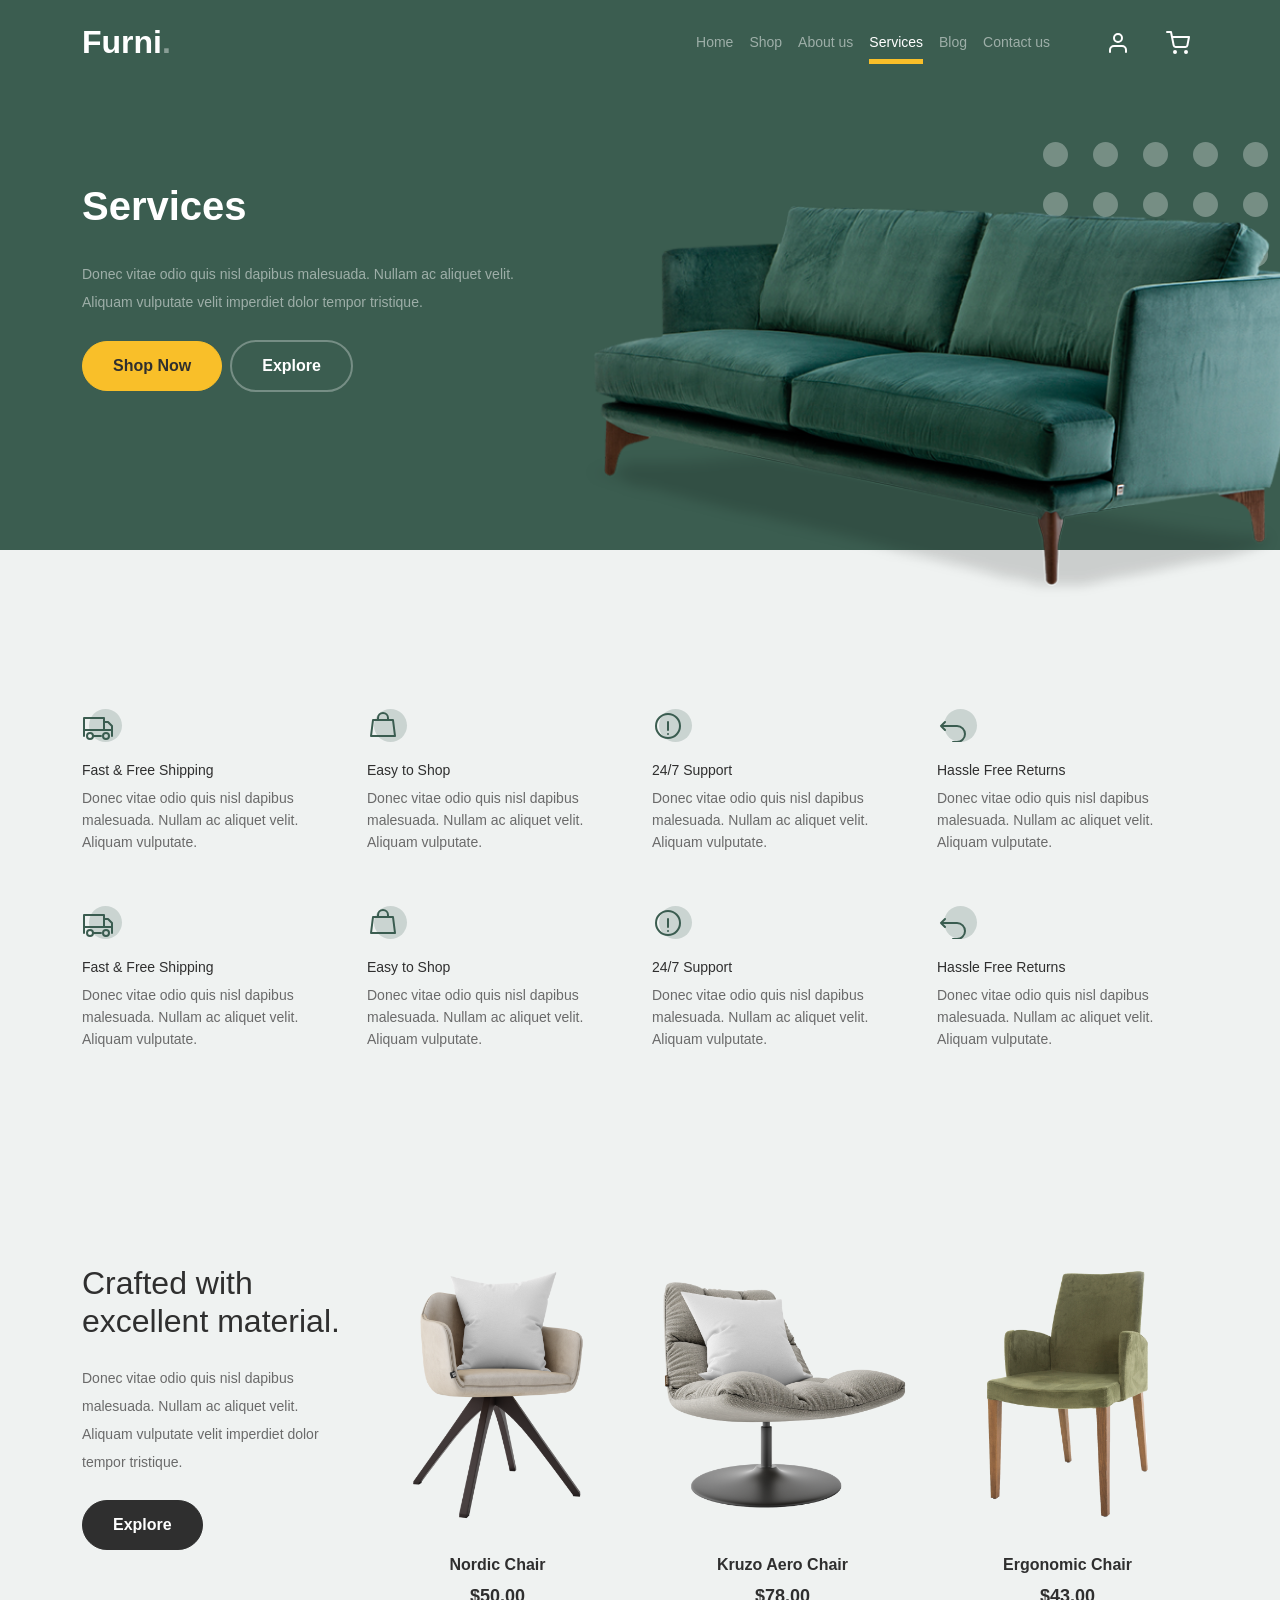
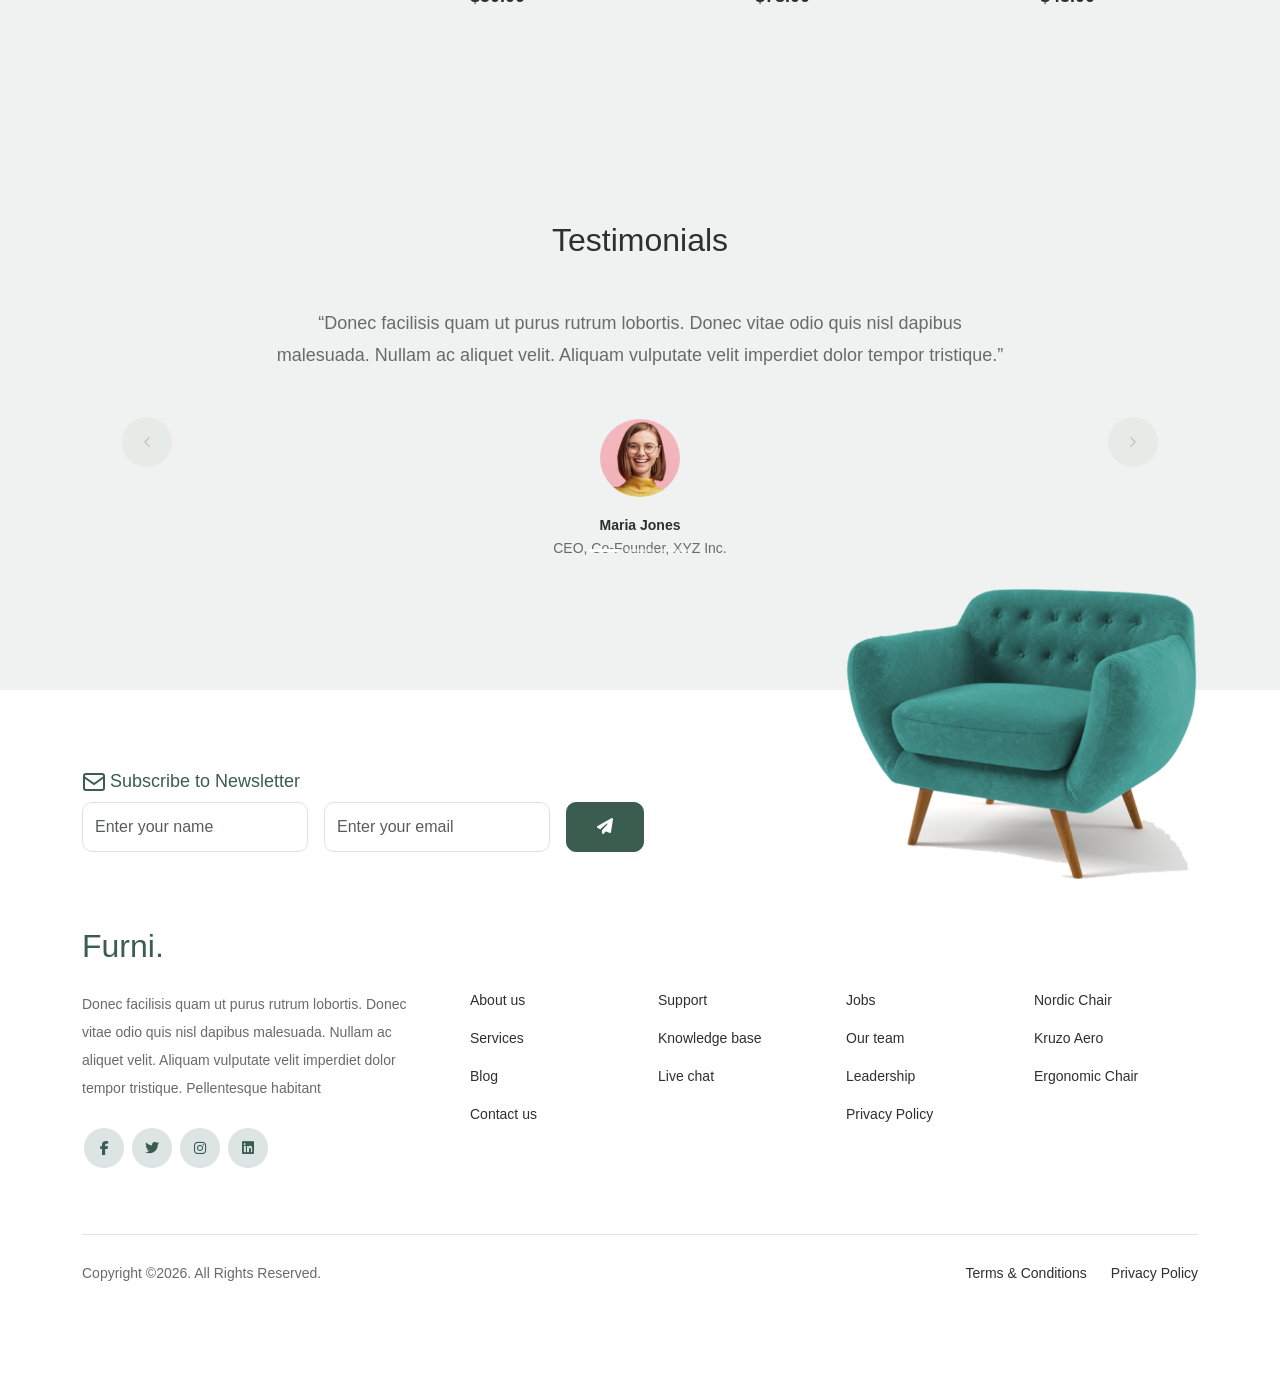
<file: services.html>
<!doctype html>
<html lang="en">
<head>
    <meta charset="utf-8">
    <meta name="viewport" content="width=device-width, initial-scale=1">
    <title>Services - Furni</title>
    <link href="https://cdn.jsdelivr.net/npm/bootstrap@5.3.0/dist/css/bootstrap.min.css" rel="stylesheet">
    <link href="https://cdnjs.cloudflare.com/ajax/libs/font-awesome/6.4.0/css/all.min.css" rel="stylesheet">
    <link href="style.css" rel="stylesheet">
</head>
<body>
<nav class="custom-navbar navbar navbar-expand-md navbar-dark bg-dark">
    <div class="container">
        <a class="navbar-brand" href="index.html">Furni<span>.</span></a>
        <button class="navbar-toggler" type="button" data-bs-toggle="collapse" data-bs-target="#navbarNav" aria-label="Toggle navigation">
            <span class="navbar-toggler-icon"></span>
        </button>
        <div class="collapse navbar-collapse" id="navbarNav">
            <ul class="custom-navbar-nav navbar-nav ms-auto mb-2 mb-md-0">
                <li class="nav-item"><a class="nav-link" href="index.html">Home</a></li>
                <li class="nav-item"><a class="nav-link" href="shop.html">Shop</a></li>
                <li class="nav-item"><a class="nav-link" href="about.html">About us</a></li>
                <li class="nav-item active"><a class="nav-link" href="services.html">Services</a></li>
                <li class="nav-item"><a class="nav-link" href="blog.html">Blog</a></li>
                <li class="nav-item"><a class="nav-link" href="contact.html">Contact us</a></li>
            </ul>
            <ul class="custom-navbar-cta navbar-nav mb-2 mb-md-0 ms-5">
                <li><a class="nav-link" href="#"><img src="user.svg" alt="User"></a></li>
                <li><a class="nav-link" href="cart.html"><img src="cart.svg" alt="Cart"></a></li>
            </ul>
        </div>
    </div>
</nav>
<div class="hero">
    <div class="container">
        <div class="row justify-content-between">
            <div class="col-lg-5">
                <div class="intro-excerpt">
                    <h1>Services</h1>
                    <p class="mb-4">Donec vitae odio quis nisl dapibus malesuada. Nullam ac aliquet velit. Aliquam vulputate velit imperdiet dolor tempor tristique.</p>
                    <p><a href="shop.html" class="btn btn-secondary me-2">Shop Now</a><a href="#" class="btn btn-white-outline">Explore</a></p>
                </div>
            </div>
            <div class="col-lg-7">
                <div class="hero-img-wrap"><img src="IMGES/couch.png" class="img-fluid" alt="Couch"></div>
            </div>
        </div>
    </div>
</div>
<div class="why-choose-section">
    <div class="container">
        <div class="row my-5">
            <div class="col-6 col-md-6 col-lg-3 mb-4">
                <div class="feature">
                    <div class="icon"><img src="truck.svg" alt="Shipping" class="img-fluid"></div>
                    <h3>Fast &amp; Free Shipping</h3>
                    <p>Donec vitae odio quis nisl dapibus malesuada. Nullam ac aliquet velit. Aliquam vulputate.</p>
                </div>
            </div>
            <div class="col-6 col-md-6 col-lg-3 mb-4">
                <div class="feature">
                    <div class="icon"><img src="bag.svg" alt="Shopping" class="img-fluid"></div>
                    <h3>Easy to Shop</h3>
                    <p>Donec vitae odio quis nisl dapibus malesuada. Nullam ac aliquet velit. Aliquam vulputate.</p>
                </div>
            </div>
            <div class="col-6 col-md-6 col-lg-3 mb-4">
                <div class="feature">
                    <div class="icon"><img src="support.svg" alt="Support" class="img-fluid"></div>
                    <h3>24/7 Support</h3>
                    <p>Donec vitae odio quis nisl dapibus malesuada. Nullam ac aliquet velit. Aliquam vulputate.</p>
                </div>
            </div>
            <div class="col-6 col-md-6 col-lg-3 mb-4">
                <div class="feature">
                    <div class="icon"><img src="return.svg" alt="Returns" class="img-fluid"></div>
                    <h3>Hassle Free Returns</h3>
                    <p>Donec vitae odio quis nisl dapibus malesuada. Nullam ac aliquet velit. Aliquam vulputate.</p>
                </div>
            </div>
            <div class="col-6 col-md-6 col-lg-3 mb-4">
                <div class="feature">
                    <div class="icon"><img src="truck.svg" alt="Shipping" class="img-fluid"></div>
                    <h3>Fast &amp; Free Shipping</h3>
                    <p>Donec vitae odio quis nisl dapibus malesuada. Nullam ac aliquet velit. Aliquam vulputate.</p>
                </div>
            </div>
            <div class="col-6 col-md-6 col-lg-3 mb-4">
                <div class="feature">
                    <div class="icon"><img src="bag.svg" alt="Shopping" class="img-fluid"></div>
                    <h3>Easy to Shop</h3>
                    <p>Donec vitae odio quis nisl dapibus malesuada. Nullam ac aliquet velit. Aliquam vulputate.</p>
                </div>
            </div>
            <div class="col-6 col-md-6 col-lg-3 mb-4">
                <div class="feature">
                    <div class="icon"><img src="support.svg" alt="Support" class="img-fluid"></div>
                    <h3>24/7 Support</h3>
                    <p>Donec vitae odio quis nisl dapibus malesuada. Nullam ac aliquet velit. Aliquam vulputate.</p>
                </div>
            </div>
            <div class="col-6 col-md-6 col-lg-3 mb-4">
                <div class="feature">
                    <div class="icon"><img src="return.svg" alt="Returns" class="img-fluid"></div>
                    <h3>Hassle Free Returns</h3>
                    <p>Donec vitae odio quis nisl dapibus malesuada. Nullam ac aliquet velit. Aliquam vulputate.</p>
                </div>
            </div>
        </div>
    </div>
</div>
<div class="product-section pt-0">
    <div class="container">
        <div class="row">
            <div class="col-md-12 col-lg-3 mb-5 mb-lg-0">
                <h2 class="mb-4 section-title">Crafted with excellent material.</h2>
                <p class="mb-4">Donec vitae odio quis nisl dapibus malesuada. Nullam ac aliquet velit. Aliquam vulputate velit imperdiet dolor tempor tristique.</p>
                <p><a href="shop.html" class="btn">Explore</a></p>
            </div>
            <div class="col-12 col-md-4 col-lg-3 mb-5 mb-md-0">
                <a class="product-item" href="cart.html">
                    <img src="IMGES/product-1.png" class="img-fluid product-thumbnail" alt="Nordic Chair">
                    <h3 class="product-title">Nordic Chair</h3>
                    <strong class="product-price">$50.00</strong>
                    <span class="icon-cross"><img src="cross.svg" class="img-fluid" alt="Add"></span>
                </a>
            </div>
            <div class="col-12 col-md-4 col-lg-3 mb-5 mb-md-0">
                <a class="product-item" href="cart.html">
                    <img src="IMGES/product-2.png" class="img-fluid product-thumbnail" alt="Kruzo Aero Chair">
                    <h3 class="product-title">Kruzo Aero Chair</h3>
                    <strong class="product-price">$78.00</strong>
                    <span class="icon-cross"><img src="cross.svg" class="img-fluid" alt="Add"></span>
                </a>
            </div>
            <div class="col-12 col-md-4 col-lg-3 mb-5 mb-md-0">
                <a class="product-item" href="cart.html">
                    <img src="IMGES/product-3.png" class="img-fluid product-thumbnail" alt="Ergonomic Chair">
                    <h3 class="product-title">Ergonomic Chair</h3>
                    <strong class="product-price">$43.00</strong>
                    <span class="icon-cross"><img src="cross.svg" class="img-fluid" alt="Add"></span>
                </a>
            </div>
        </div>
    </div>
</div>
<div class="testimonial-section">
    <div class="container">
        <div class="row">
            <div class="col-lg-7 mx-auto text-center">
                <h2 class="section-title mb-5">Testimonials</h2>
            </div>
        </div>
        <div id="testimonialCarousel" class="carousel slide" data-bs-ride="carousel">
            <div class="carousel-indicators">
                <button type="button" data-bs-target="#testimonialCarousel" data-bs-slide-to="0" class="active" aria-current="true" aria-label="Slide 1"></button>
                <button type="button" data-bs-target="#testimonialCarousel" data-bs-slide-to="1" aria-label="Slide 2"></button>
                <button type="button" data-bs-target="#testimonialCarousel" data-bs-slide-to="2" aria-label="Slide 3"></button>
            </div>
            <div class="carousel-inner">
                <div class="carousel-item active">
                    <div class="row justify-content-center">
                        <div class="col-lg-8 mx-auto text-center">
                            <div class="testimonial-block">
                                <blockquote class="mb-5">
                                    <p>&ldquo;Donec facilisis quam ut purus rutrum lobortis. Donec vitae odio quis nisl dapibus malesuada. Nullam ac aliquet velit. Aliquam vulputate velit imperdiet dolor tempor tristique.&rdquo;</p>
                                </blockquote>
                                <div class="author-info">
                                    <div class="author-pic"><img src="IMGES/person-1.png" alt="Maria Jones" class="img-fluid"></div>
                                    <h3 class="font-weight-bold">Maria Jones</h3>
                                    <span class="position d-block mb-3">CEO, Co-Founder, XYZ Inc.</span>
                                </div>
                            </div>
                        </div>
                    </div>
                </div>
                <div class="carousel-item">
                    <div class="row justify-content-center">
                        <div class="col-lg-8 mx-auto text-center">
                            <div class="testimonial-block">
                                <blockquote class="mb-5">
                                    <p>&ldquo;Aliquam vulputate velit imperdiet dolor tempor tristique. Pellentesque habitant morbi tristique senectus.&rdquo;</p>
                                </blockquote>
                                <div class="author-info">
                                    <div class="author-pic"><img src="IMGES/person_2.jpg" alt="John Smith" class="img-fluid"></div>
                                    <h3 class="font-weight-bold">John Smith</h3>
                                    <span class="position d-block mb-3">Marketing Manager</span>
                                </div>
                            </div>
                        </div>
                    </div>
                </div>
                <div class="carousel-item">
                    <div class="row justify-content-center">
                        <div class="col-lg-8 mx-auto text-center">
                            <div class="testimonial-block">
                                <blockquote class="mb-5">
                                    <p>&ldquo;Integer convallis volutpat dui quis scelerisque. Nullam ac aliquet velit.&rdquo;</p>
                                </blockquote>
                                <div class="author-info">
                                    <div class="author-pic"><img src="IMGES/person_3.jpg" alt="Sarah Lee" class="img-fluid"></div>
                                    <h3 class="font-weight-bold">Sarah Lee</h3>
                                    <span class="position d-block mb-3">Product Designer</span>
                                </div>
                            </div>
                        </div>
                    </div>
                </div>
            </div>
            <button class="carousel-control-prev" type="button" data-bs-target="#testimonialCarousel" data-bs-slide="prev" aria-label="Previous testimonial">
                <span class="carousel-control-prev-icon" aria-hidden="true"></span>
            </button>
            <button class="carousel-control-next" type="button" data-bs-target="#testimonialCarousel" data-bs-slide="next" aria-label="Next testimonial">
                <span class="carousel-control-next-icon" aria-hidden="true"></span>
            </button>
        </div>
    </div>
</div>
<footer class="footer-section">
    <div class="container relative">
        <div class="sofa-img"><img src="IMGES/sofa.png" alt="Sofa" class="img-fluid"></div>
        <div class="row">
            <div class="col-lg-8">
                <div class="subscription-form">
                    <h3 class="d-flex align-items-center"><span class="me-1"><img src="envelope-outline.svg" alt="Envelope" class="img-fluid"></span><span>Subscribe to Newsletter</span></h3>
                    <form action="#" class="row g-3">
                        <div class="col-auto"><input type="text" class="form-control" placeholder="Enter your name"></div>
                        <div class="col-auto"><input type="email" class="form-control" placeholder="Enter your email"></div>
                        <div class="col-auto"><button type="submit" class="btn btn-primary" aria-label="Subscribe to newsletter"><span class="fa fa-paper-plane" aria-hidden="true"></span></button></div>
                    </form>
                </div>
            </div>
        </div>
        <div class="row g-5 mb-5">
            <div class="col-lg-4">
                <div class="mb-4 footer-logo-wrap"><a href="#" class="footer-logo">Furni<span>.</span></a></div>
                <p class="mb-4">Donec facilisis quam ut purus rutrum lobortis. Donec vitae odio quis nisl dapibus malesuada. Nullam ac aliquet velit. Aliquam vulputate velit imperdiet dolor tempor tristique. Pellentesque habitant</p>
                <ul class="list-unstyled custom-social">
                    <li><a href="#" aria-label="Facebook"><span class="fa fa-brands fa-facebook-f" aria-hidden="true"></span></a></li>
                    <li><a href="#" aria-label="Twitter"><span class="fa fa-brands fa-twitter" aria-hidden="true"></span></a></li>
                    <li><a href="#" aria-label="Instagram"><span class="fa fa-brands fa-instagram" aria-hidden="true"></span></a></li>
                    <li><a href="#" aria-label="LinkedIn"><span class="fa fa-brands fa-linkedin" aria-hidden="true"></span></a></li>
                </ul>
            </div>
            <div class="col-lg-8">
                <div class="row links-wrap">
                    <div class="col-6 col-sm-6 col-md-3"><ul class="list-unstyled"><li><a href="#">About us</a></li><li><a href="#">Services</a></li><li><a href="#">Blog</a></li><li><a href="#">Contact us</a></li></ul></div>
                    <div class="col-6 col-sm-6 col-md-3"><ul class="list-unstyled"><li><a href="#">Support</a></li><li><a href="#">Knowledge base</a></li><li><a href="#">Live chat</a></li></ul></div>
                    <div class="col-6 col-sm-6 col-md-3"><ul class="list-unstyled"><li><a href="#">Jobs</a></li><li><a href="#">Our team</a></li><li><a href="#">Leadership</a></li><li><a href="#">Privacy Policy</a></li></ul></div>
                    <div class="col-6 col-sm-6 col-md-3"><ul class="list-unstyled"><li><a href="#">Nordic Chair</a></li><li><a href="#">Kruzo Aero</a></li><li><a href="#">Ergonomic Chair</a></li></ul></div>
                </div>
            </div>
        </div>
        <div class="border-top copyright">
            <div class="row pt-4">
                <div class="col-lg-6"><p class="mb-2 text-center text-lg-start">Copyright &copy;<script>document.write(new Date().getFullYear());</script>. All Rights Reserved.</p></div>
                <div class="col-lg-6 text-center text-lg-end"><ul class="list-unstyled d-inline-flex ms-auto"><li class="me-4"><a href="#">Terms &amp; Conditions</a></li><li><a href="#">Privacy Policy</a></li></ul></div>
            </div>
        </div>
    </div>
</footer>
<script src="https://cdn.jsdelivr.net/npm/bootstrap@5.3.0/dist/js/bootstrap.bundle.min.js"></script>
</body>
</html>
</file>
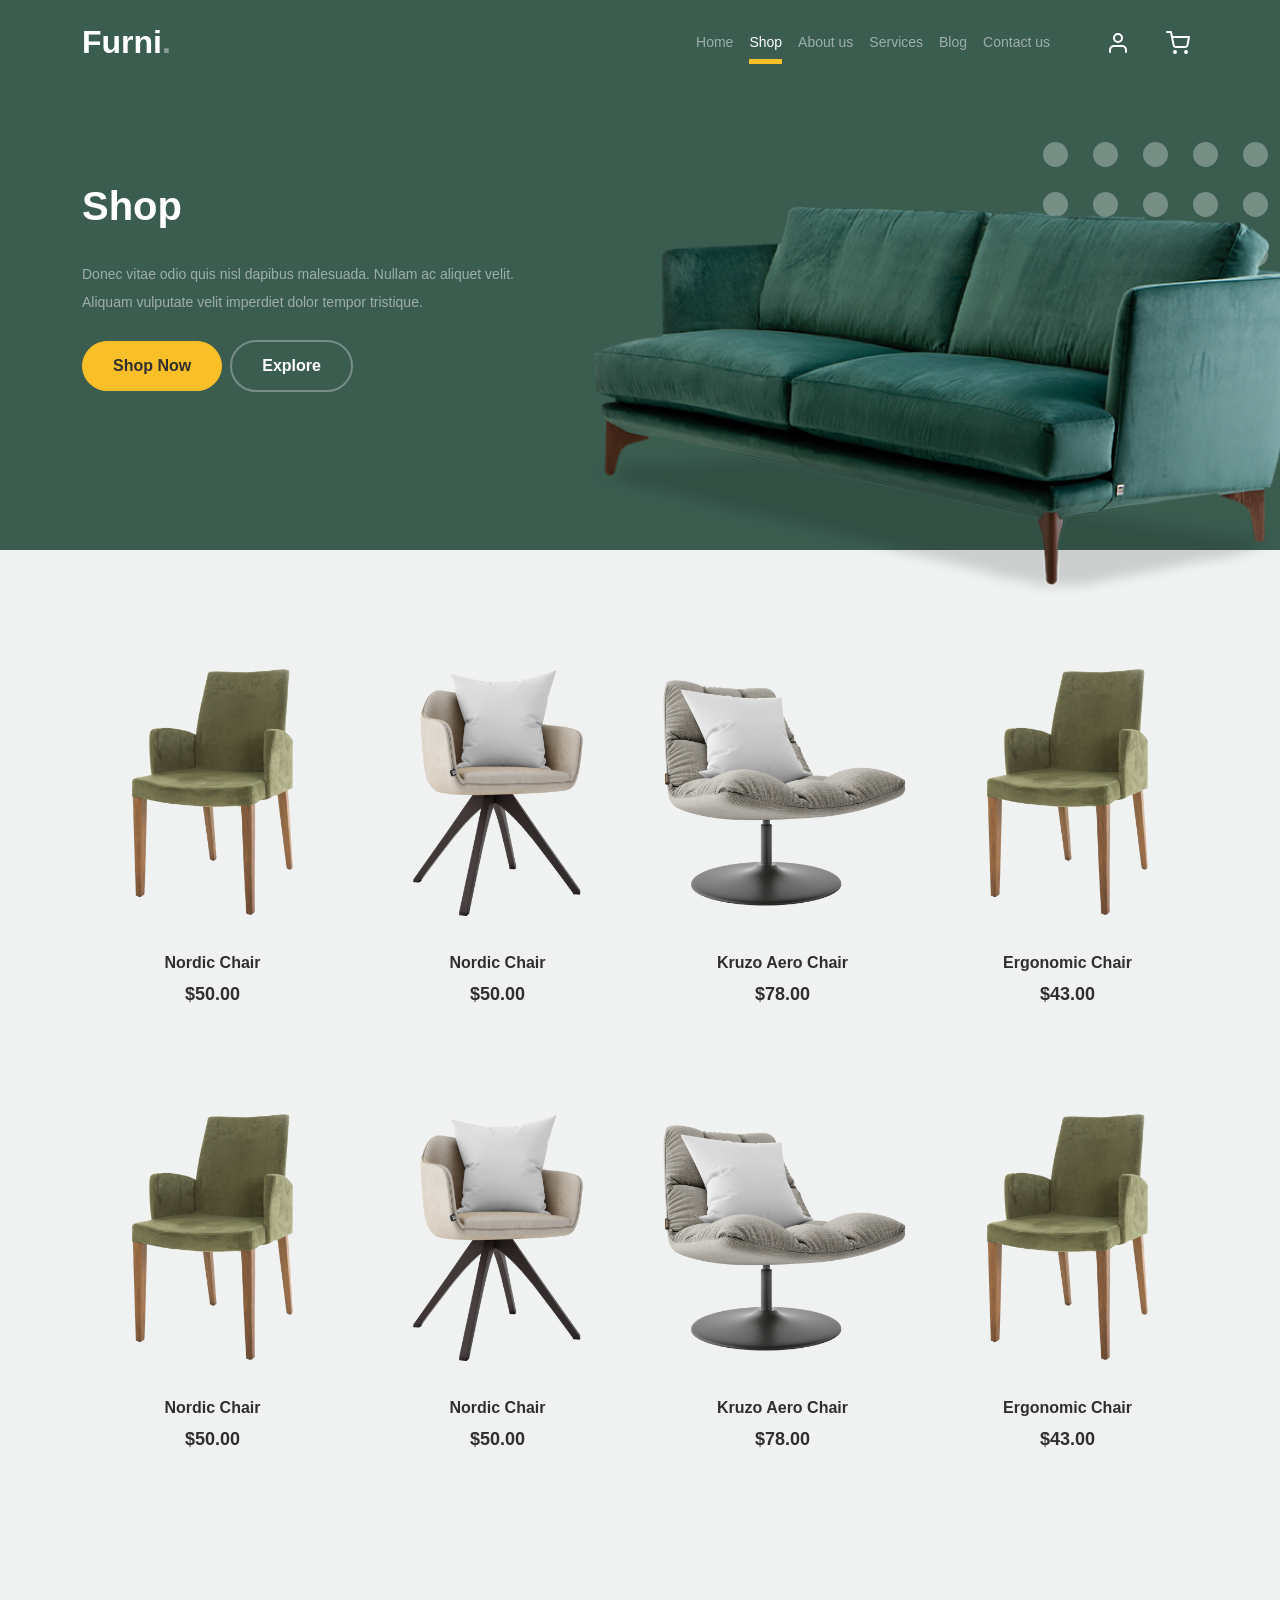
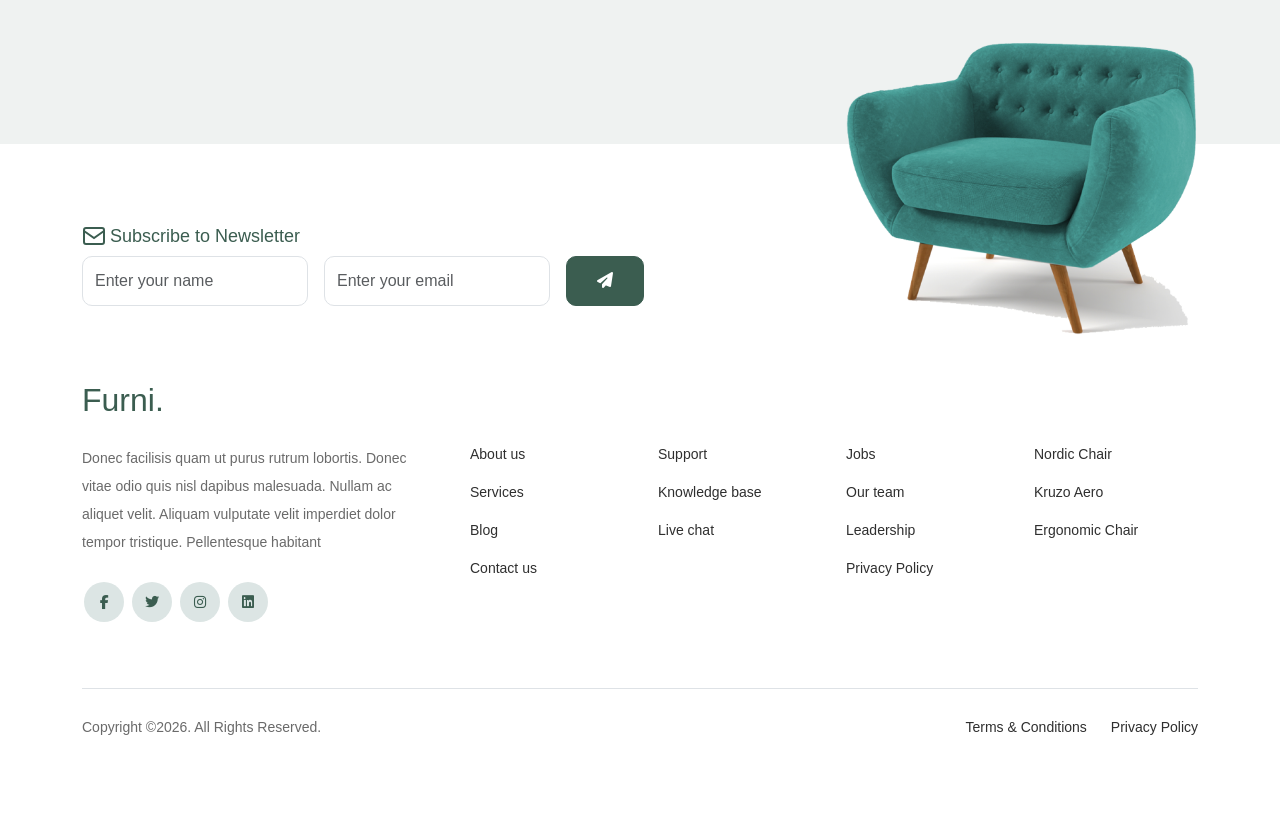
<file: shop.html>
<!doctype html>
<html lang="en">
<head>
    <meta charset="utf-8">
    <meta name="viewport" content="width=device-width, initial-scale=1">
    <title>Shop - Furni</title>
    <link href="https://cdn.jsdelivr.net/npm/bootstrap@5.3.0/dist/css/bootstrap.min.css" rel="stylesheet">
    <link href="https://cdnjs.cloudflare.com/ajax/libs/font-awesome/6.4.0/css/all.min.css" rel="stylesheet">
    <link href="style.css" rel="stylesheet">
</head>
<body>
<nav class="custom-navbar navbar navbar-expand-md navbar-dark bg-dark">
    <div class="container">
        <a class="navbar-brand" href="index.html">Furni<span>.</span></a>
        <button class="navbar-toggler" type="button" data-bs-toggle="collapse" data-bs-target="#navbarNav" aria-label="Toggle navigation">
            <span class="navbar-toggler-icon"></span>
        </button>
        <div class="collapse navbar-collapse" id="navbarNav">
            <ul class="custom-navbar-nav navbar-nav ms-auto mb-2 mb-md-0">
                <li class="nav-item"><a class="nav-link" href="index.html">Home</a></li>
                <li class="nav-item active"><a class="nav-link" href="shop.html">Shop</a></li>
                <li class="nav-item"><a class="nav-link" href="about.html">About us</a></li>
                <li class="nav-item"><a class="nav-link" href="services.html">Services</a></li>
                <li class="nav-item"><a class="nav-link" href="blog.html">Blog</a></li>
                <li class="nav-item"><a class="nav-link" href="contact.html">Contact us</a></li>
            </ul>
            <ul class="custom-navbar-cta navbar-nav mb-2 mb-md-0 ms-5">
                <li><a class="nav-link" href="#"><img src="user.svg" alt="User"></a></li>
                <li><a class="nav-link" href="cart.html"><img src="cart.svg" alt="Cart"></a></li>
            </ul>
        </div>
    </div>
</nav>
<div class="hero">
    <div class="container">
        <div class="row justify-content-between">
            <div class="col-lg-5">
                <div class="intro-excerpt">
                    <h1>Shop</h1>
                    <p class="mb-4">Donec vitae odio quis nisl dapibus malesuada. Nullam ac aliquet velit. Aliquam vulputate velit imperdiet dolor tempor tristique.</p>
                    <p><a href="shop.html" class="btn btn-secondary me-2">Shop Now</a><a href="#" class="btn btn-white-outline">Explore</a></p>
                </div>
            </div>
            <div class="col-lg-7">
                <div class="hero-img-wrap"><img src="IMGES/couch.png" class="img-fluid" alt="Couch"></div>
            </div>
        </div>
    </div>
</div>
<div class="untree_co-section product-section before-footer-section">
    <div class="container">
        <div class="row">
            <div class="col-12 col-md-4 col-lg-3 mb-5">
                <a class="product-item" href="cart.html">
                    <img src="IMGES/product-3.png" class="img-fluid product-thumbnail" alt="Nordic Chair">
                    <h3 class="product-title">Nordic Chair</h3>
                    <strong class="product-price">$50.00</strong>
                    <span class="icon-cross"><img src="cross.svg" class="img-fluid" alt="Add"></span>
                </a>
            </div>
            <div class="col-12 col-md-4 col-lg-3 mb-5">
                <a class="product-item" href="cart.html">
                    <img src="IMGES/product-1.png" class="img-fluid product-thumbnail" alt="Nordic Chair">
                    <h3 class="product-title">Nordic Chair</h3>
                    <strong class="product-price">$50.00</strong>
                    <span class="icon-cross"><img src="cross.svg" class="img-fluid" alt="Add"></span>
                </a>
            </div>
            <div class="col-12 col-md-4 col-lg-3 mb-5">
                <a class="product-item" href="cart.html">
                    <img src="IMGES/product-2.png" class="img-fluid product-thumbnail" alt="Kruzo Aero Chair">
                    <h3 class="product-title">Kruzo Aero Chair</h3>
                    <strong class="product-price">$78.00</strong>
                    <span class="icon-cross"><img src="cross.svg" class="img-fluid" alt="Add"></span>
                </a>
            </div>
            <div class="col-12 col-md-4 col-lg-3 mb-5">
                <a class="product-item" href="cart.html">
                    <img src="IMGES/product-3.png" class="img-fluid product-thumbnail" alt="Ergonomic Chair">
                    <h3 class="product-title">Ergonomic Chair</h3>
                    <strong class="product-price">$43.00</strong>
                    <span class="icon-cross"><img src="cross.svg" class="img-fluid" alt="Add"></span>
                </a>
            </div>
            <div class="col-12 col-md-4 col-lg-3 mb-5">
                <a class="product-item" href="cart.html">
                    <img src="IMGES/product-3.png" class="img-fluid product-thumbnail" alt="Nordic Chair">
                    <h3 class="product-title">Nordic Chair</h3>
                    <strong class="product-price">$50.00</strong>
                    <span class="icon-cross"><img src="cross.svg" class="img-fluid" alt="Add"></span>
                </a>
            </div>
            <div class="col-12 col-md-4 col-lg-3 mb-5">
                <a class="product-item" href="cart.html">
                    <img src="IMGES/product-1.png" class="img-fluid product-thumbnail" alt="Nordic Chair">
                    <h3 class="product-title">Nordic Chair</h3>
                    <strong class="product-price">$50.00</strong>
                    <span class="icon-cross"><img src="cross.svg" class="img-fluid" alt="Add"></span>
                </a>
            </div>
            <div class="col-12 col-md-4 col-lg-3 mb-5">
                <a class="product-item" href="cart.html">
                    <img src="IMGES/product-2.png" class="img-fluid product-thumbnail" alt="Kruzo Aero Chair">
                    <h3 class="product-title">Kruzo Aero Chair</h3>
                    <strong class="product-price">$78.00</strong>
                    <span class="icon-cross"><img src="cross.svg" class="img-fluid" alt="Add"></span>
                </a>
            </div>
            <div class="col-12 col-md-4 col-lg-3 mb-5">
                <a class="product-item" href="cart.html">
                    <img src="IMGES/product-3.png" class="img-fluid product-thumbnail" alt="Ergonomic Chair">
                    <h3 class="product-title">Ergonomic Chair</h3>
                    <strong class="product-price">$43.00</strong>
                    <span class="icon-cross"><img src="cross.svg" class="img-fluid" alt="Add"></span>
                </a>
            </div>
        </div>
    </div>
</div>
<footer class="footer-section">
    <div class="container relative">
        <div class="sofa-img"><img src="IMGES/sofa.png" alt="Sofa" class="img-fluid"></div>
        <div class="row">
            <div class="col-lg-8">
                <div class="subscription-form">
                    <h3 class="d-flex align-items-center"><span class="me-1"><img src="envelope-outline.svg" alt="Envelope" class="img-fluid"></span><span>Subscribe to Newsletter</span></h3>
                    <form action="#" class="row g-3">
                        <div class="col-auto"><input type="text" class="form-control" placeholder="Enter your name"></div>
                        <div class="col-auto"><input type="email" class="form-control" placeholder="Enter your email"></div>
                        <div class="col-auto"><button type="submit" class="btn btn-primary" aria-label="Subscribe to newsletter"><span class="fa fa-paper-plane" aria-hidden="true"></span></button></div>
                    </form>
                </div>
            </div>
        </div>
        <div class="row g-5 mb-5">
            <div class="col-lg-4">
                <div class="mb-4 footer-logo-wrap"><a href="#" class="footer-logo">Furni<span>.</span></a></div>
                <p class="mb-4">Donec facilisis quam ut purus rutrum lobortis. Donec vitae odio quis nisl dapibus malesuada. Nullam ac aliquet velit. Aliquam vulputate velit imperdiet dolor tempor tristique. Pellentesque habitant</p>
                <ul class="list-unstyled custom-social">
                    <li><a href="#" aria-label="Facebook"><span class="fa fa-brands fa-facebook-f" aria-hidden="true"></span></a></li>
                    <li><a href="#" aria-label="Twitter"><span class="fa fa-brands fa-twitter" aria-hidden="true"></span></a></li>
                    <li><a href="#" aria-label="Instagram"><span class="fa fa-brands fa-instagram" aria-hidden="true"></span></a></li>
                    <li><a href="#" aria-label="LinkedIn"><span class="fa fa-brands fa-linkedin" aria-hidden="true"></span></a></li>
                </ul>
            </div>
            <div class="col-lg-8">
                <div class="row links-wrap">
                    <div class="col-6 col-sm-6 col-md-3"><ul class="list-unstyled"><li><a href="#">About us</a></li><li><a href="#">Services</a></li><li><a href="#">Blog</a></li><li><a href="#">Contact us</a></li></ul></div>
                    <div class="col-6 col-sm-6 col-md-3"><ul class="list-unstyled"><li><a href="#">Support</a></li><li><a href="#">Knowledge base</a></li><li><a href="#">Live chat</a></li></ul></div>
                    <div class="col-6 col-sm-6 col-md-3"><ul class="list-unstyled"><li><a href="#">Jobs</a></li><li><a href="#">Our team</a></li><li><a href="#">Leadership</a></li><li><a href="#">Privacy Policy</a></li></ul></div>
                    <div class="col-6 col-sm-6 col-md-3"><ul class="list-unstyled"><li><a href="#">Nordic Chair</a></li><li><a href="#">Kruzo Aero</a></li><li><a href="#">Ergonomic Chair</a></li></ul></div>
                </div>
            </div>
        </div>
        <div class="border-top copyright">
            <div class="row pt-4">
                <div class="col-lg-6"><p class="mb-2 text-center text-lg-start">Copyright &copy;<script>document.write(new Date().getFullYear());</script>. All Rights Reserved.</p></div>
                <div class="col-lg-6 text-center text-lg-end"><ul class="list-unstyled d-inline-flex ms-auto"><li class="me-4"><a href="#">Terms &amp; Conditions</a></li><li><a href="#">Privacy Policy</a></li></ul></div>
            </div>
        </div>
    </div>
</footer>
<script src="https://cdn.jsdelivr.net/npm/bootstrap@5.3.0/dist/js/bootstrap.bundle.min.js"></script>
</body>
</html>
</file>
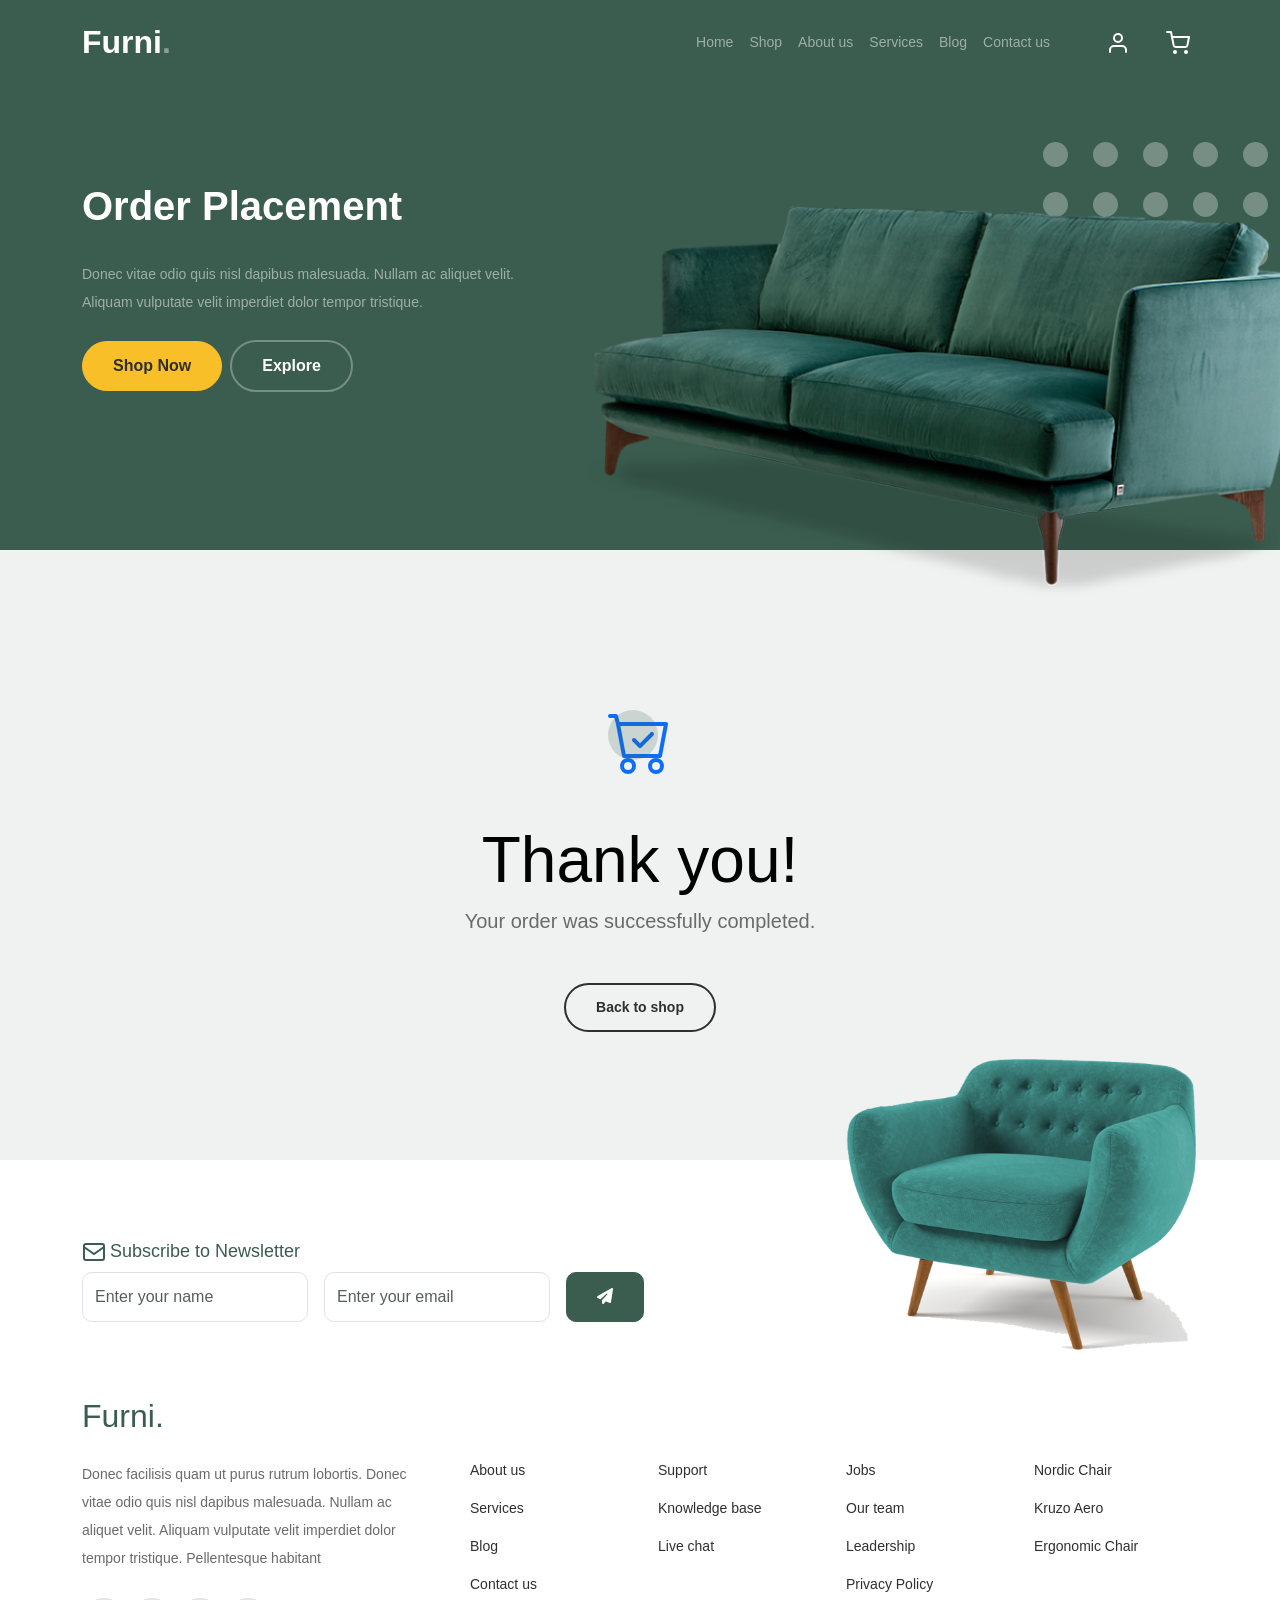
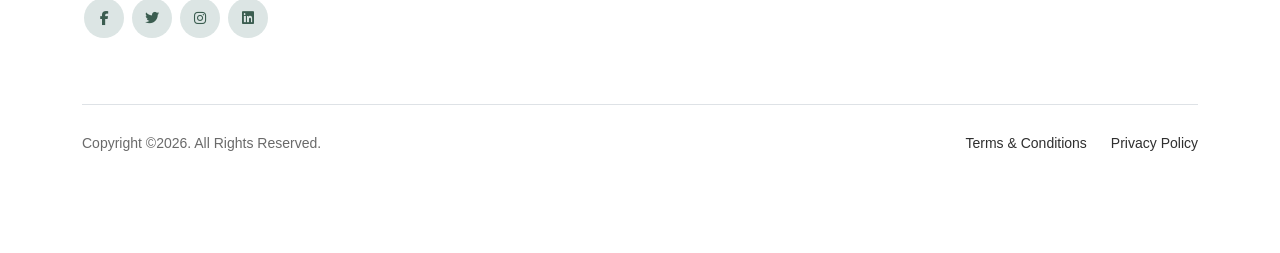
<file: thankyou.html>
<!doctype html>
<html lang="en">
<head>
    <meta charset="utf-8">
    <meta name="viewport" content="width=device-width, initial-scale=1">
    <title>Thank You - Furni</title>
    <link href="https://cdn.jsdelivr.net/npm/bootstrap@5.3.0/dist/css/bootstrap.min.css" rel="stylesheet">
    <link href="https://cdnjs.cloudflare.com/ajax/libs/font-awesome/6.4.0/css/all.min.css" rel="stylesheet">
    <link href="style.css" rel="stylesheet">
</head>
<body>
<nav class="custom-navbar navbar navbar-expand-md navbar-dark bg-dark">
    <div class="container">
        <a class="navbar-brand" href="index.html">Furni<span>.</span></a>
        <button class="navbar-toggler" type="button" data-bs-toggle="collapse" data-bs-target="#navbarNav" aria-label="Toggle navigation">
            <span class="navbar-toggler-icon"></span>
        </button>
        <div class="collapse navbar-collapse" id="navbarNav">
            <ul class="custom-navbar-nav navbar-nav ms-auto mb-2 mb-md-0">
                <li class="nav-item"><a class="nav-link" href="index.html">Home</a></li>
                <li class="nav-item"><a class="nav-link" href="shop.html">Shop</a></li>
                <li class="nav-item"><a class="nav-link" href="about.html">About us</a></li>
                <li class="nav-item"><a class="nav-link" href="services.html">Services</a></li>
                <li class="nav-item"><a class="nav-link" href="blog.html">Blog</a></li>
                <li class="nav-item"><a class="nav-link" href="contact.html">Contact us</a></li>
            </ul>
            <ul class="custom-navbar-cta navbar-nav mb-2 mb-md-0 ms-5">
                <li><a class="nav-link" href="#"><img src="user.svg" alt="User"></a></li>
                <li><a class="nav-link" href="cart.html"><img src="cart.svg" alt="Cart"></a></li>
            </ul>
        </div>
    </div>
</nav>
<div class="hero">
    <div class="container">
        <div class="row justify-content-between">
            <div class="col-lg-5">
                <div class="intro-excerpt">
                    <h1>Order Placement</h1>
                    <p class="mb-4">Donec vitae odio quis nisl dapibus malesuada. Nullam ac aliquet velit. Aliquam vulputate velit imperdiet dolor tempor tristique.</p>
                    <p><a href="shop.html" class="btn btn-secondary me-2">Shop Now</a><a href="#" class="btn btn-white-outline">Explore</a></p>
                </div>
            </div>
            <div class="col-lg-7">
                <div class="hero-img-wrap"><img src="IMGES/couch.png" class="img-fluid" alt="Couch"></div>
            </div>
        </div>
    </div>
</div>
<div class="untree_co-section">
    <div class="container">
        <div class="row">
            <div class="col-md-12 text-center pt-5">
                <span class="display-3 thankyou-icon text-primary">
                    <svg width="1em" height="1em" viewBox="0 0 16 16" class="bi bi-cart-check mb-5" fill="currentColor" xmlns="http://www.w3.org/2000/svg">
                        <path fill-rule="evenodd" d="M11.354 5.646a.5.5 0 0 1 0 .708l-3 3a.5.5 0 0 1-.708 0l-1.5-1.5a.5.5 0 1 1 .708-.708L8 8.293l2.646-2.647a.5.5 0 0 1 .708 0z"/>
                        <path fill-rule="evenodd" d="M0 1.5A.5.5 0 0 1 .5 1H2a.5.5 0 0 1 .485.379L2.89 3H14.5a.5.5 0 0 1 .491.592l-1.5 8A.5.5 0 0 1 13 12H4a.5.5 0 0 1-.491-.408L2.01 3.607 1.61 2H.5a.5.5 0 0 1-.5-.5zM3.102 4l1.313 7h8.17l1.313-7H3.102zM5 12a2 2 0 1 0 0 4 2 2 0 0 0 0-4zm7 0a2 2 0 1 0 0 4 2 2 0 0 0 0-4zm-7 1a1 1 0 1 0 0 2 1 1 0 0 0 0-2zm7 0a1 1 0 1 0 0 2 1 1 0 0 0 0-2z"/>
                    </svg>
                </span>
                <h2 class="display-3 text-black">Thank you!</h2>
                <p class="lead mb-5">Your order was successfully completed.</p>
                <p><a href="shop.html" class="btn btn-sm btn-outline-black">Back to shop</a></p>
            </div>
        </div>
    </div>
</div>
<footer class="footer-section">
    <div class="container relative">
        <div class="sofa-img"><img src="IMGES/sofa.png" alt="Sofa" class="img-fluid"></div>
        <div class="row">
            <div class="col-lg-8">
                <div class="subscription-form">
                    <h3 class="d-flex align-items-center"><span class="me-1"><img src="envelope-outline.svg" alt="Envelope" class="img-fluid"></span><span>Subscribe to Newsletter</span></h3>
                    <form action="#" class="row g-3">
                        <div class="col-auto"><input type="text" class="form-control" placeholder="Enter your name"></div>
                        <div class="col-auto"><input type="email" class="form-control" placeholder="Enter your email"></div>
                        <div class="col-auto"><button type="submit" class="btn btn-primary" aria-label="Subscribe to newsletter"><span class="fa fa-paper-plane" aria-hidden="true"></span></button></div>
                    </form>
                </div>
            </div>
        </div>
        <div class="row g-5 mb-5">
            <div class="col-lg-4">
                <div class="mb-4 footer-logo-wrap"><a href="#" class="footer-logo">Furni<span>.</span></a></div>
                <p class="mb-4">Donec facilisis quam ut purus rutrum lobortis. Donec vitae odio quis nisl dapibus malesuada. Nullam ac aliquet velit. Aliquam vulputate velit imperdiet dolor tempor tristique. Pellentesque habitant</p>
                <ul class="list-unstyled custom-social">
                    <li><a href="#" aria-label="Facebook"><span class="fa fa-brands fa-facebook-f" aria-hidden="true"></span></a></li>
                    <li><a href="#" aria-label="Twitter"><span class="fa fa-brands fa-twitter" aria-hidden="true"></span></a></li>
                    <li><a href="#" aria-label="Instagram"><span class="fa fa-brands fa-instagram" aria-hidden="true"></span></a></li>
                    <li><a href="#" aria-label="LinkedIn"><span class="fa fa-brands fa-linkedin" aria-hidden="true"></span></a></li>
                </ul>
            </div>
            <div class="col-lg-8">
                <div class="row links-wrap">
                    <div class="col-6 col-sm-6 col-md-3"><ul class="list-unstyled"><li><a href="#">About us</a></li><li><a href="#">Services</a></li><li><a href="#">Blog</a></li><li><a href="#">Contact us</a></li></ul></div>
                    <div class="col-6 col-sm-6 col-md-3"><ul class="list-unstyled"><li><a href="#">Support</a></li><li><a href="#">Knowledge base</a></li><li><a href="#">Live chat</a></li></ul></div>
                    <div class="col-6 col-sm-6 col-md-3"><ul class="list-unstyled"><li><a href="#">Jobs</a></li><li><a href="#">Our team</a></li><li><a href="#">Leadership</a></li><li><a href="#">Privacy Policy</a></li></ul></div>
                    <div class="col-6 col-sm-6 col-md-3"><ul class="list-unstyled"><li><a href="#">Nordic Chair</a></li><li><a href="#">Kruzo Aero</a></li><li><a href="#">Ergonomic Chair</a></li></ul></div>
                </div>
            </div>
        </div>
        <div class="border-top copyright">
            <div class="row pt-4">
                <div class="col-lg-6"><p class="mb-2 text-center text-lg-start">Copyright &copy;<script>document.write(new Date().getFullYear());</script>. All Rights Reserved.</p></div>
                <div class="col-lg-6 text-center text-lg-end"><ul class="list-unstyled d-inline-flex ms-auto"><li class="me-4"><a href="#">Terms &amp; Conditions</a></li><li><a href="#">Privacy Policy</a></li></ul></div>
            </div>
        </div>
    </div>
</footer>
<script src="https://cdn.jsdelivr.net/npm/bootstrap@5.3.0/dist/js/bootstrap.bundle.min.js"></script>
</body>
</html>
</file>
<file: style.css>
* {
    margin: 0;
    padding: 0;
    box-sizing: border-box;
}

body {
    font-family: 'Inter', sans-serif;
    font-weight: 400;
    line-height: 28px;
    color: #6a6a6a;
    font-size: 14px;
    background-color: #eff2f1;
    overflow-x: hidden;
}

a {
    text-decoration: none;
    transition: 0.3s all ease;
    color: #2f2f2f;
}

a:hover {
    color: #2f2f2f;
    text-decoration: none;
}

/* Navigation */
.custom-navbar {
    background: #3b5d50 !important;
    padding-top: 20px;
    padding-bottom: 20px;
}

.custom-navbar .navbar-brand {
    font-size: 32px;
    font-weight: 600;
    color: #ffffff;
}

.custom-navbar .navbar-brand > span {
    opacity: 0.4;
}

.custom-navbar .navbar-toggler {
    border-color: transparent;
}

.custom-navbar .navbar-toggler:active,
.custom-navbar .navbar-toggler:focus {
    box-shadow: none;
    outline: none;
}

.custom-navbar .custom-navbar-nav li a {
    font-weight: 500;
    color: #ffffff !important;
    opacity: 0.5;
    transition: 0.3s all ease;
    position: relative;
}

@media (min-width: 768px) {
    .custom-navbar .custom-navbar-nav li a:before {
        content: "";
        position: absolute;
        bottom: 0;
        left: 8px;
        right: 8px;
        background: #f9bf29;
        height: 5px;
        opacity: 1;
        visibility: visible;
        width: 0;
        transition: 0.15s all ease-out;
    }
}

.custom-navbar .custom-navbar-nav li a:hover {
    opacity: 1;
}

.custom-navbar .custom-navbar-nav li a:hover:before {
    width: calc(100% - 16px);
}

.custom-navbar .custom-navbar-nav li.active a {
    opacity: 1;
}

.custom-navbar .custom-navbar-nav li.active a:before {
    width: calc(100% - 16px);
}

.custom-navbar .custom-navbar-cta {
    margin-left: 0 !important;
}

@media (min-width: 768px) {
    .custom-navbar .custom-navbar-cta {
        margin-left: 40px !important;
    }
}

.custom-navbar .custom-navbar-cta li:first-child {
    margin-right: 20px;
}

/* Hero Section */
.hero {
    background: #3b5d50;
    padding: calc(4rem - 30px) 0 0rem 0;
}

@media (min-width: 768px) {
    .hero {
        padding: calc(4rem - 30px) 0 4rem 0;
    }
}

@media (min-width: 992px) {
    .hero {
        padding: calc(8rem - 30px) 0 8rem 0;
    }
}

.hero .intro-excerpt {
    position: relative;
    z-index: 4;
}

@media (min-width: 992px) {
    .hero .intro-excerpt {
        max-width: 450px;
    }
}

.hero h1 {
    font-weight: 700;
    color: #ffffff;
    margin-bottom: 30px;
}

@media (min-width: 1400px) {
    .hero h1 {
        font-size: 54px;
    }
}

.hero p {
    color: rgba(255, 255, 255, 0.5);
    margin-bottom: 30px;
}

.hero .hero-img-wrap {
    position: relative;
}

.hero .hero-img-wrap img {
    position: relative;
    top: 0px;
    right: 0px;
    z-index: 2;
    max-width: 780px;
    left: -20px;
}

@media (min-width: 768px) {
    .hero .hero-img-wrap img {
        right: 0px;
        left: -100px;
    }
}

@media (min-width: 992px) {
    .hero .hero-img-wrap img {
        left: 0px;
        top: -80px;
        position: absolute;
        right: -50px;
    }
}

@media (min-width: 1200px) {
    .hero .hero-img-wrap img {
        left: 0px;
        top: -80px;
        right: -100px;
    }
}

.hero .hero-img-wrap:after {
    content: "";
    position: absolute;
    width: 255px;
    height: 217px;
    background-image: url("dots-light.svg");
    background-size: contain;
    background-repeat: no-repeat;
    right: -100px;
    top: 0px;
}

@media (min-width: 1200px) {
    .hero .hero-img-wrap:after {
        top: -40px;
    }
}

/* Buttons */
.btn {
    font-weight: 600;
    padding: 12px 30px;
    border-radius: 30px;
    color: #ffffff;
    background: #2f2f2f;
    border-color: #2f2f2f;
    transition: 0.3s all ease;
}

.btn:hover {
    color: #ffffff;
    background: #222222;
    border-color: #222222;
}

.btn:active,
.btn:focus {
    outline: none !important;
    box-shadow: none;
}

.btn.btn-primary {
    background: #3b5d50;
    border-color: #3b5d50;
}

.btn.btn-primary:hover {
    background: #314d43;
    border-color: #314d43;
}

.btn.btn-secondary {
    color: #2f2f2f;
    background: #f9bf29;
    border-color: #f9bf29;
}

.btn.btn-secondary:hover {
    background: #f8b810;
    border-color: #f8b810;
}

.btn.btn-white-outline {
    background: transparent;
    border-width: 2px;
    border-color: rgba(255, 255, 255, 0.3);
}

.btn.btn-white-outline:hover {
    border-color: white;
    color: #ffffff;
}

.section-title {
    color: #2f2f2f;
}


/* Product Section */
.product-section {
    padding: 7rem 0;
}

.product-section .product-item {
    text-align: center;
    text-decoration: none;
    display: block;
    position: relative;
    padding-bottom: 50px;
    cursor: pointer;
}

.product-section .product-item .product-thumbnail {
    margin-bottom: 30px;
    position: relative;
    top: 0;
    transition: 0.3s all ease;
}

.product-section .product-item h3 {
    font-weight: 600;
    font-size: 16px;
}

.product-section .product-item strong {
    font-weight: 800 !important;
    font-size: 18px !important;
}

.product-section .product-item h3,
.product-section .product-item strong {
    color: #2f2f2f;
    text-decoration: none;
}

.product-section .product-item .icon-cross {
    position: absolute;
    width: 35px;
    height: 35px;
    display: inline-block;
    background: #2f2f2f;
    bottom: 15px;
    left: 50%;
    transform: translateX(-50%);
    margin-bottom: -17.5px;
    border-radius: 50%;
    opacity: 0;
    visibility: hidden;
    transition: 0.3s all ease;
}

.product-section .product-item .icon-cross img {
    position: absolute;
    left: 50%;
    top: 50%;
    transform: translate(-50%, -50%);
}

.product-section .product-item:before {
    bottom: 0;
    left: 0;
    right: 0;
    position: absolute;
    content: "";
    background: #dce5e4;
    height: 0%;
    z-index: -1;
    border-radius: 10px;
    transition: 0.3s all ease;
}

.product-section .product-item:hover .product-thumbnail {
    top: -25px;
}

.product-section .product-item:hover .icon-cross {
    bottom: 0;
    opacity: 1;
    visibility: visible;
}

.product-section .product-item:hover:before {
    height: 70%;
}

/* Why Choose Us Section */
.why-choose-section {
    padding: 7rem 0;
}

.why-choose-section .img-wrap {
    position: relative;
}

.why-choose-section .img-wrap:before {
    position: absolute;
    content: "";
    width: 255px;
    height: 217px;
    background-image: url("dots-yellow.svg");
    background-repeat: no-repeat;
    background-size: contain;
    transform: translate(-40%, -40%);
    z-index: -1;
}

.why-choose-section .img-wrap img {
    border-radius: 20px;
}

.feature {
    margin-bottom: 30px;
}

.feature .icon {
    display: inline-block;
    position: relative;
    margin-bottom: 20px;
}

.feature .icon:before {
    content: "";
    width: 33px;
    height: 33px;
    position: absolute;
    background: rgba(59, 93, 80, 0.2);
    border-radius: 50%;
    right: -8px;
    bottom: 0;
}

.feature h3 {
    font-size: 14px;
    color: #2f2f2f;
}

.feature p {
    font-size: 14px;
    line-height: 22px;
    color: #6a6a6a;
}

/* Testimonial Section */
.testimonial-section {
    padding: 3rem 0 7rem 0;
}

.testimonial-section .testimonial-block blockquote {
    font-size: 16px;
}

@media (min-width: 768px) {
    .testimonial-section .testimonial-block blockquote {
        line-height: 32px;
        font-size: 18px;
    }
}

.testimonial-section .author-info .author-pic {
    margin-bottom: 20px;
}

.testimonial-section .author-info .author-pic img {
    max-width: 80px;
    border-radius: 50%;
}

.testimonial-section .author-info h3 {
    font-size: 14px;
    font-weight: 700;
    color: #2f2f2f;
    margin-bottom: 0;
}

.carousel-control-prev,
.carousel-control-next {
    width: 50px;
    height: 50px;
    background-color: #e6ebe8;
    border-radius: 50%;
    top: 50%;
    transform: translateY(-50%);
    opacity: 1;
}

.carousel-control-prev {
    left: 40px;
}

.carousel-control-next {
    right: 40px;
}

.carousel-control-prev-icon,
.carousel-control-next-icon {
    background-size: 12px 12px;
    filter: invert(35%);
}

.carousel-control-prev:hover,
.carousel-control-next:hover {
    background-color: #3b5d50;
}

.carousel-control-prev:hover .carousel-control-prev-icon,
.carousel-control-next:hover .carousel-control-next-icon {
    filter: invert(100%);
}


/* Blog Section */
.blog-section {
    padding: 7rem 0 12rem 0;
}

.blog-section .post-entry a {
    text-decoration: none;
}

.blog-section .post-entry .post-thumbnail {
    display: block;
    margin-bottom: 20px;
}

.blog-section .post-entry .post-thumbnail img {
    border-radius: 20px;
    transition: 0.3s all ease;
}

.blog-section .post-entry .post-content-entry {
    padding-left: 15px;
    padding-right: 15px;
}

.blog-section .post-entry .post-content-entry h3 {
    font-size: 16px;
    margin-bottom: 0;
    font-weight: 600;
    margin-bottom: 7px;
}

.blog-section .post-entry .post-content-entry .meta {
    font-size: 14px;
}

.blog-section .post-entry .post-content-entry .meta a {
    font-weight: 600;
}

.blog-section .post-entry:hover .post-thumbnail img,
.blog-section .post-entry:focus .post-thumbnail img {
    opacity: 0.7;
}

.blog-section .more {
    font-weight: 600;
}

/* Footer Section */
.footer-section {
    padding: 80px 0;
    background: #ffffff;
}

.footer-section .relative {
    position: relative;
}

.footer-section a {
    text-decoration: none;
    color: #2f2f2f;
    transition: 0.3s all ease;
}

.footer-section a:hover {
    color: rgba(47, 47, 47, 0.5);
}

.footer-section .subscription-form {
    margin-bottom: 40px;
    position: relative;
    z-index: 2;
    margin-top: 100px;
}

@media (min-width: 992px) {
    .footer-section .subscription-form {
        margin-top: 0px;
        margin-bottom: 80px;
    }
}

.footer-section .subscription-form h3 {
    font-size: 18px;
    font-weight: 500;
    color: #3b5d50;
}

.footer-section .subscription-form .form-control {
    height: 50px;
    border-radius: 10px;
    font-family: 'Inter', sans-serif;
}

.footer-section .subscription-form .form-control:active,
.footer-section .subscription-form .form-control:focus {
    outline: none;
    box-shadow: none;
    border-color: #3b5d50;
    box-shadow: 0 1px 4px 0 rgba(0, 0, 0, 0.2);
}

.footer-section .subscription-form .btn {
    border-radius: 10px !important;
}

.footer-section .sofa-img {
    position: absolute;
    top: -200px;
    z-index: 1;
    right: 0;
}

.footer-section .sofa-img img {
    max-width: 380px;
}

.footer-section .links-wrap {
    margin-top: 0px;
}

@media (min-width: 992px) {
    .footer-section .links-wrap {
        margin-top: 54px;
    }
}

.footer-section .links-wrap ul li {
    margin-bottom: 10px;
}

.footer-section .footer-logo-wrap .footer-logo {
    font-size: 32px;
    font-weight: 500;
    text-decoration: none;
    color: #3b5d50;
}

.footer-section .custom-social li {
    margin: 2px;
    display: inline-block;
}

.footer-section .custom-social li a {
    width: 40px;
    height: 40px;
    text-align: center;
    line-height: 40px;
    display: inline-block;
    background: #dce5e4;
    color: #3b5d50;
    border-radius: 50%;
}

.footer-section .custom-social li a:hover {
    background: #3b5d50;
    color: #ffffff;
}

.footer-section .border-top {
    border-color: #dce5e4;
}

.footer-section .border-top.copyright {
    font-size: 14px !important;
}

/* Responsive */
@media (max-width: 768px) {
    .hero .hero-img-wrap img {
        position: relative;
        left: 0;
    }
    
    .hero .hero-img-wrap:after {
        display: none;
    }
    
    .carousel-control-prev,
    .carousel-control-next {
        display: none;
    }
}

/* Team Section */
.untree_co-section {
    padding: 7rem 0;
}

.untree_co-section h3 a {
    text-decoration: none;
    color: #2f2f2f;
}

.untree_co-section h3 a span {
    font-weight: 700;
}

.untree_co-section .position {
    color: #6a6a6a;
    font-size: 14px;
}

.untree_co-section .more {
    text-decoration: none;
    color: #2f2f2f;
    font-weight: 600;
}

.untree_co-section .more:hover {
    color: #3b5d50;
}

/* Cart Section */
.before-footer-section {
    padding: 7rem 0 12rem 0 !important;
}

.site-blocks-table {
    overflow: auto;
}

.site-blocks-table .product-thumbnail {
    width: 200px;
}

.site-blocks-table .btn {
    padding: 2px 10px;
}

.site-blocks-table thead th {
    padding: 30px;
    text-align: center;
    border-width: 0px !important;
    vertical-align: middle;
    color: rgba(0, 0, 0, 0.8);
    font-size: 18px;
}

.site-blocks-table td {
    padding: 20px;
    text-align: center;
    vertical-align: middle;
    color: rgba(0, 0, 0, 0.8);
}

.site-blocks-table tbody tr:first-child td {
    border-top: 1px solid #3b5d50 !important;
}

.site-blocks-table .btn {
    background: none !important;
    color: #000000;
    border: none;
    height: auto !important;
}

.btn-black {
    background: #2f2f2f;
    color: #ffffff;
    border-color: #2f2f2f;
}

.btn-black:hover {
    background: #222222;
    color: #ffffff;
    border-color: #222222;
}

.btn-outline-black {
    background: transparent;
    color: #2f2f2f;
    border: 2px solid #2f2f2f;
}

.btn-outline-black:hover {
    background: #2f2f2f;
    color: #ffffff;
}

.quantity-container .btn-outline-black {
    border: 1px solid #ccc;
    padding: 5px 10px;
}

.text-right {
    text-align: right;
}


.service {
    margin-bottom: 30px;
}

.service.no-shadow {
    box-shadow: none;
}

.service.horizontal {
    flex-direction: row;
}

.service-icon {
    width: 50px;
    height: 50px;
    display: flex;
    align-items: center;
    justify-content: center;
    background: rgba(59, 93, 80, 0.1);
    border-radius: 10px;
    margin-right: 20px;
}

.service-icon svg {
    width: 24px;
    height: 24px;
    fill: #3b5d50;
}

.service-contents p {
    margin: 0;
    color: #2f2f2f;
    font-weight: 600;
}

.btn-primary-hover-outline {
    background: #3b5d50;
    border-color: #3b5d50;
    color: #ffffff;
    padding: 12px 30px;
    border-radius: 30px;
    font-weight: 600;
}

.btn-primary-hover-outline:hover {
    background: #314d43;
    border-color: #314d43;
    color: #ffffff;
}


.site-block-order-table {
    border: none;
}

.site-block-order-table th {
    border-top: none !important;
    border-bottom-width: 1px !important;
}

.site-block-order-table td,
.site-block-order-table th {
    color: #000000;
}

.couponcode-wrap input {
    border-radius: 10px !important;
}

.thankyou-icon {
    position: relative;
    color: #3b5d50;
}

.thankyou-icon:before {
    position: absolute;
    content: "";
    width: 50px;
    height: 50px;
    border-radius: 50%;
    background: rgba(59, 93, 80, 0.2);
}

.btn-outline-black {
    background: transparent;
    color: #2f2f2f;
    border: 2px solid #2f2f2f;
}

.btn-outline-black:hover {
    background: #2f2f2f;
    color: #ffffff;
}
</file>
